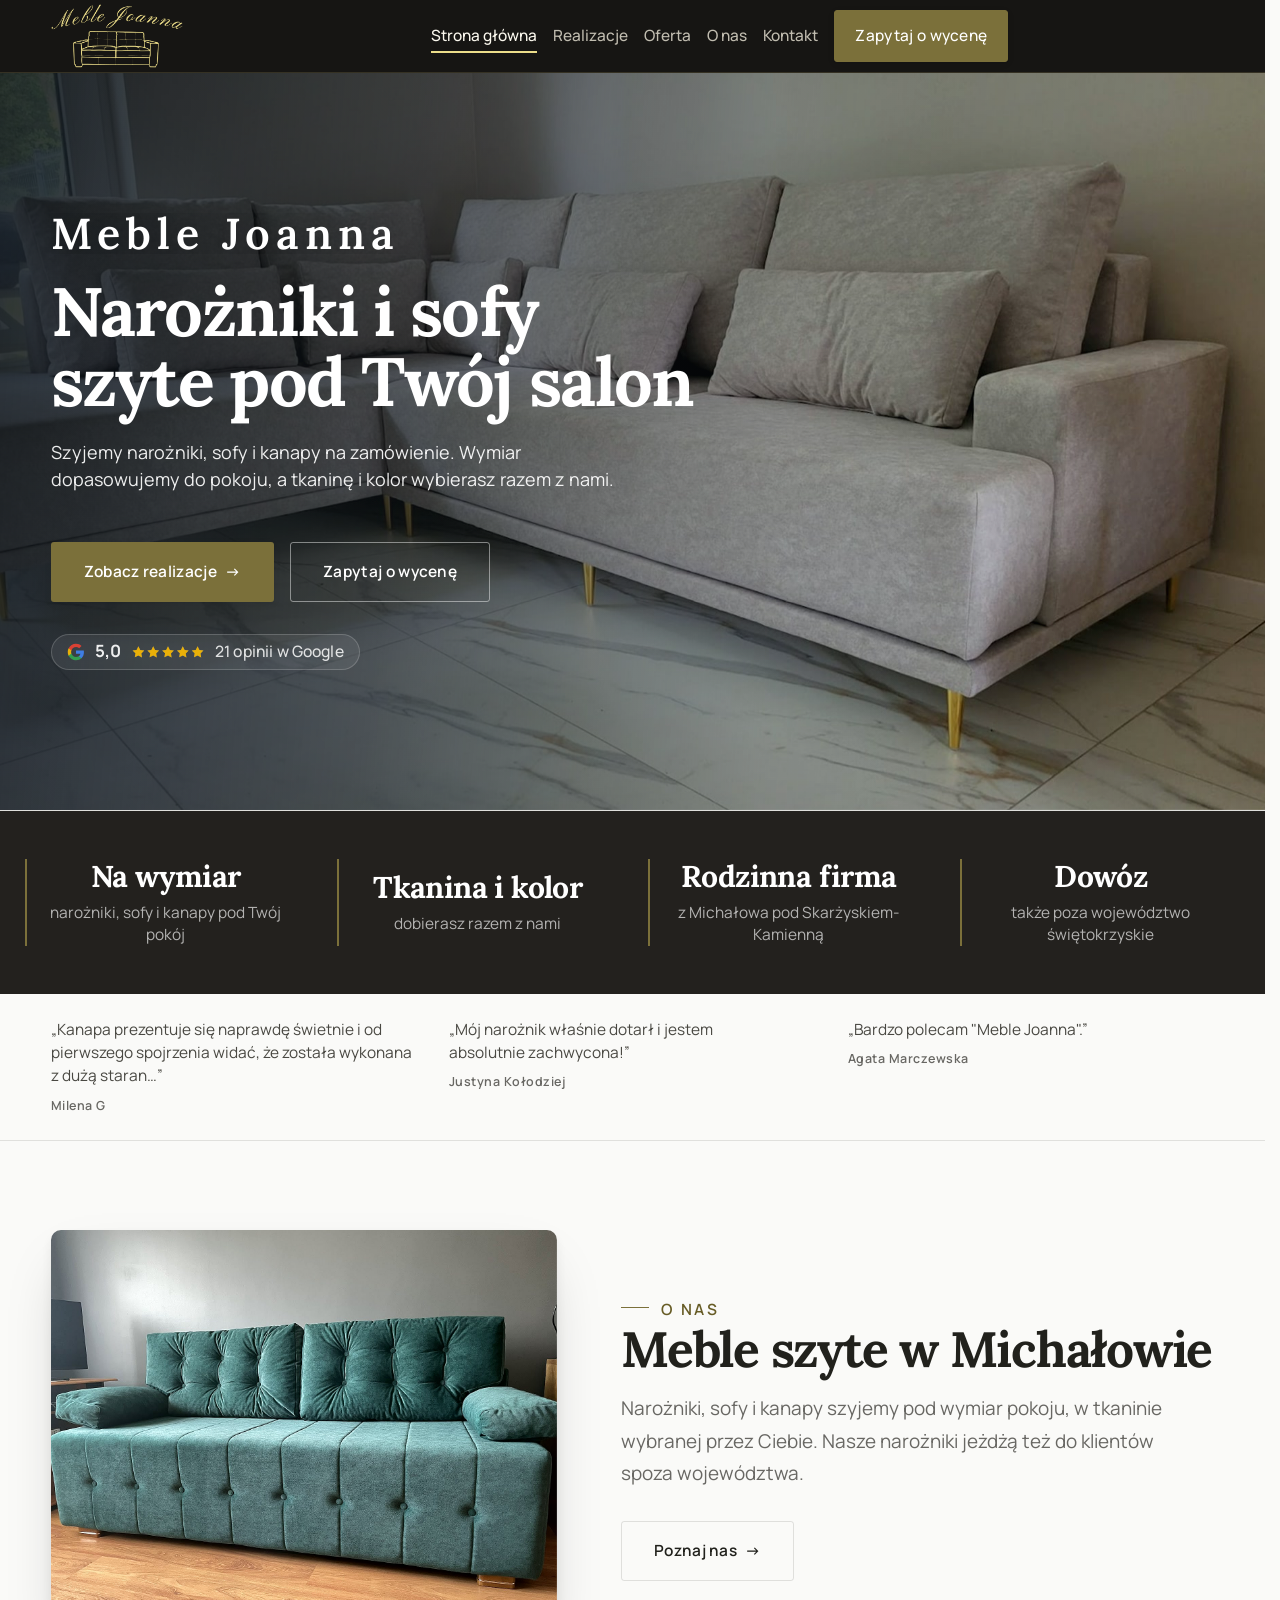
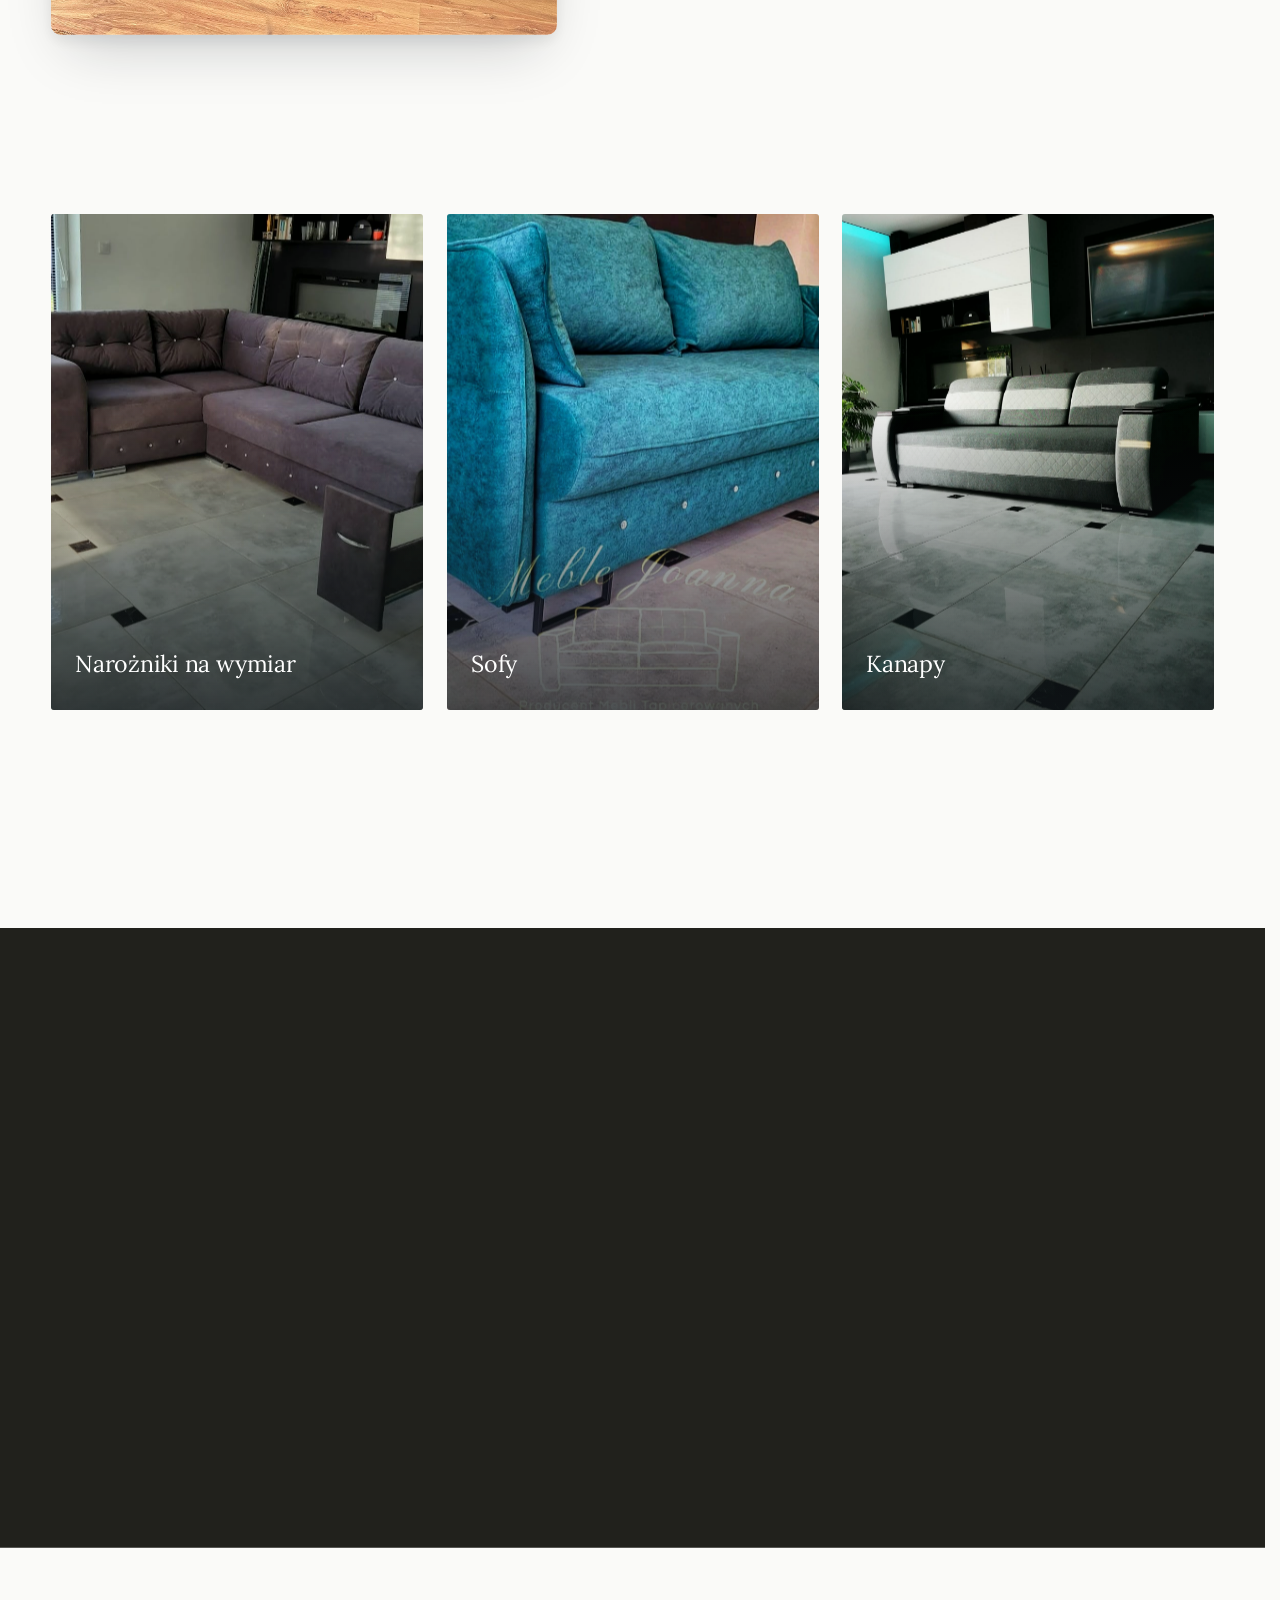
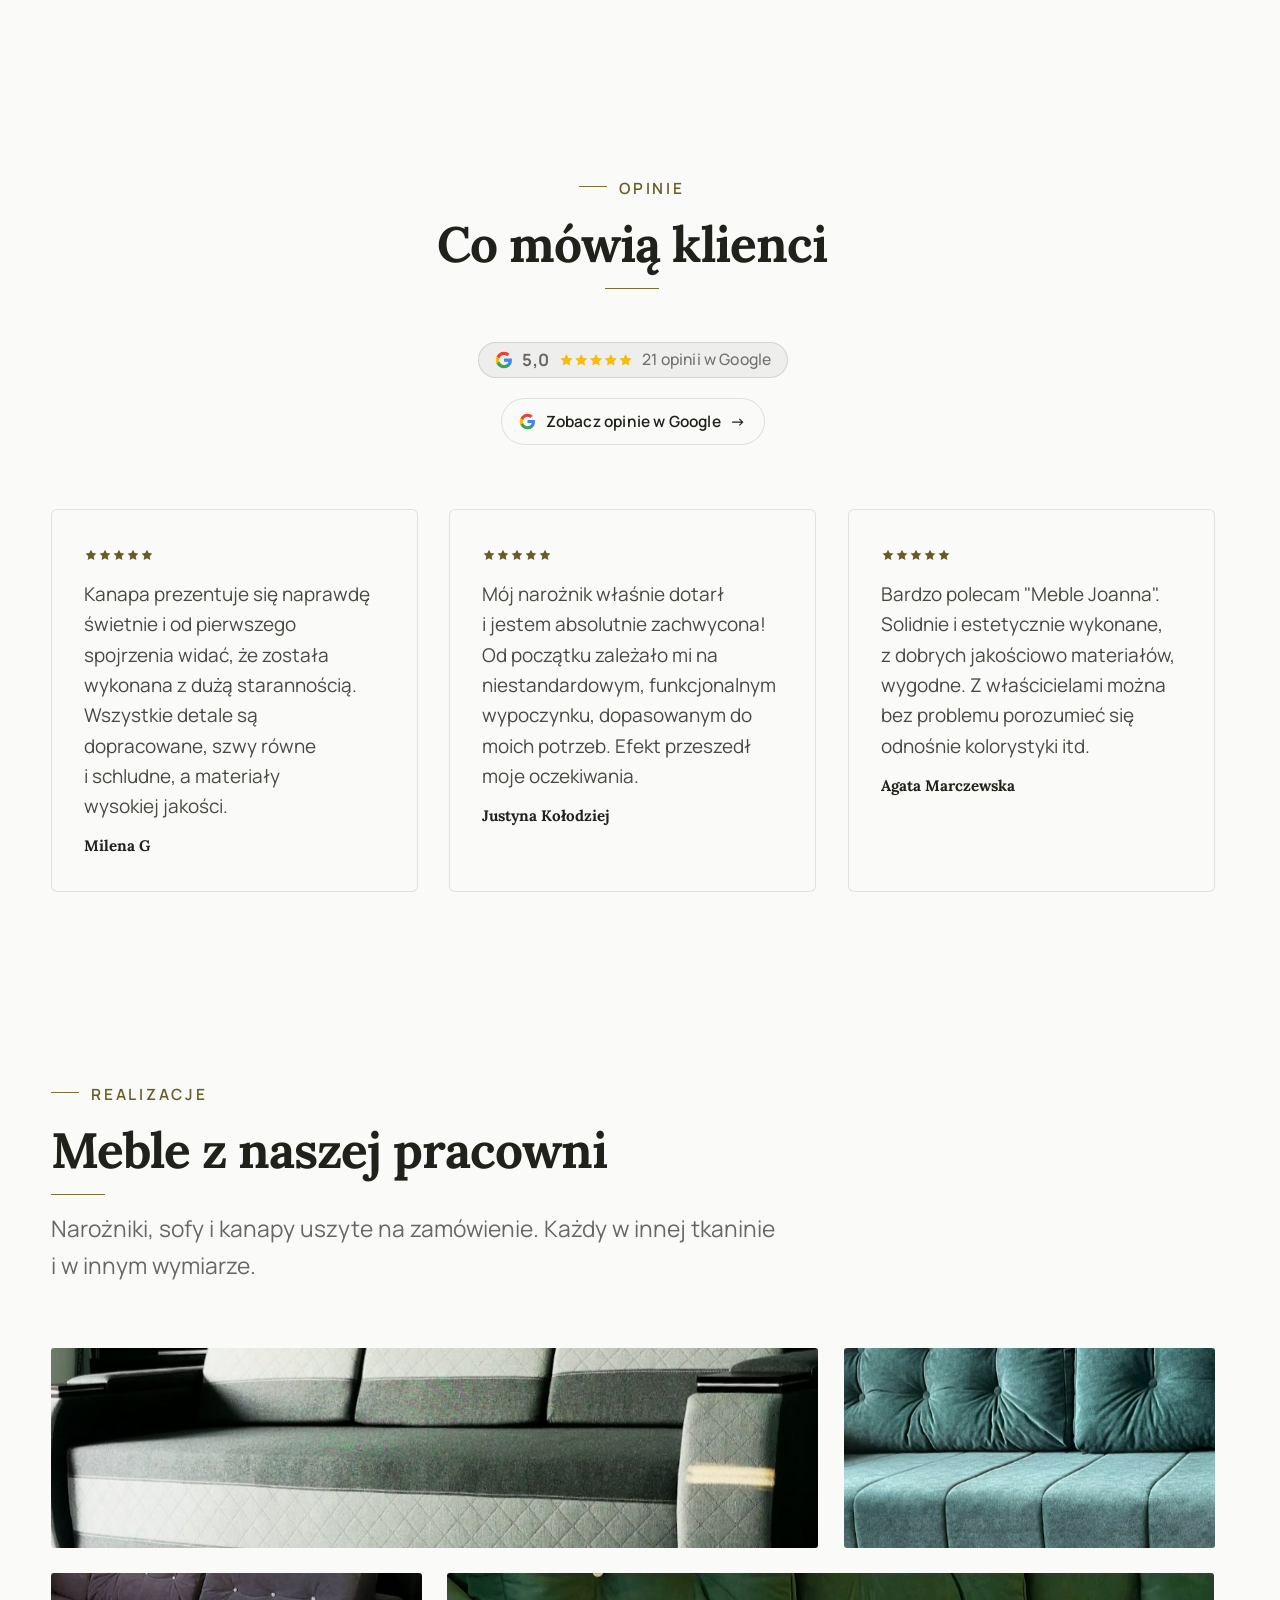
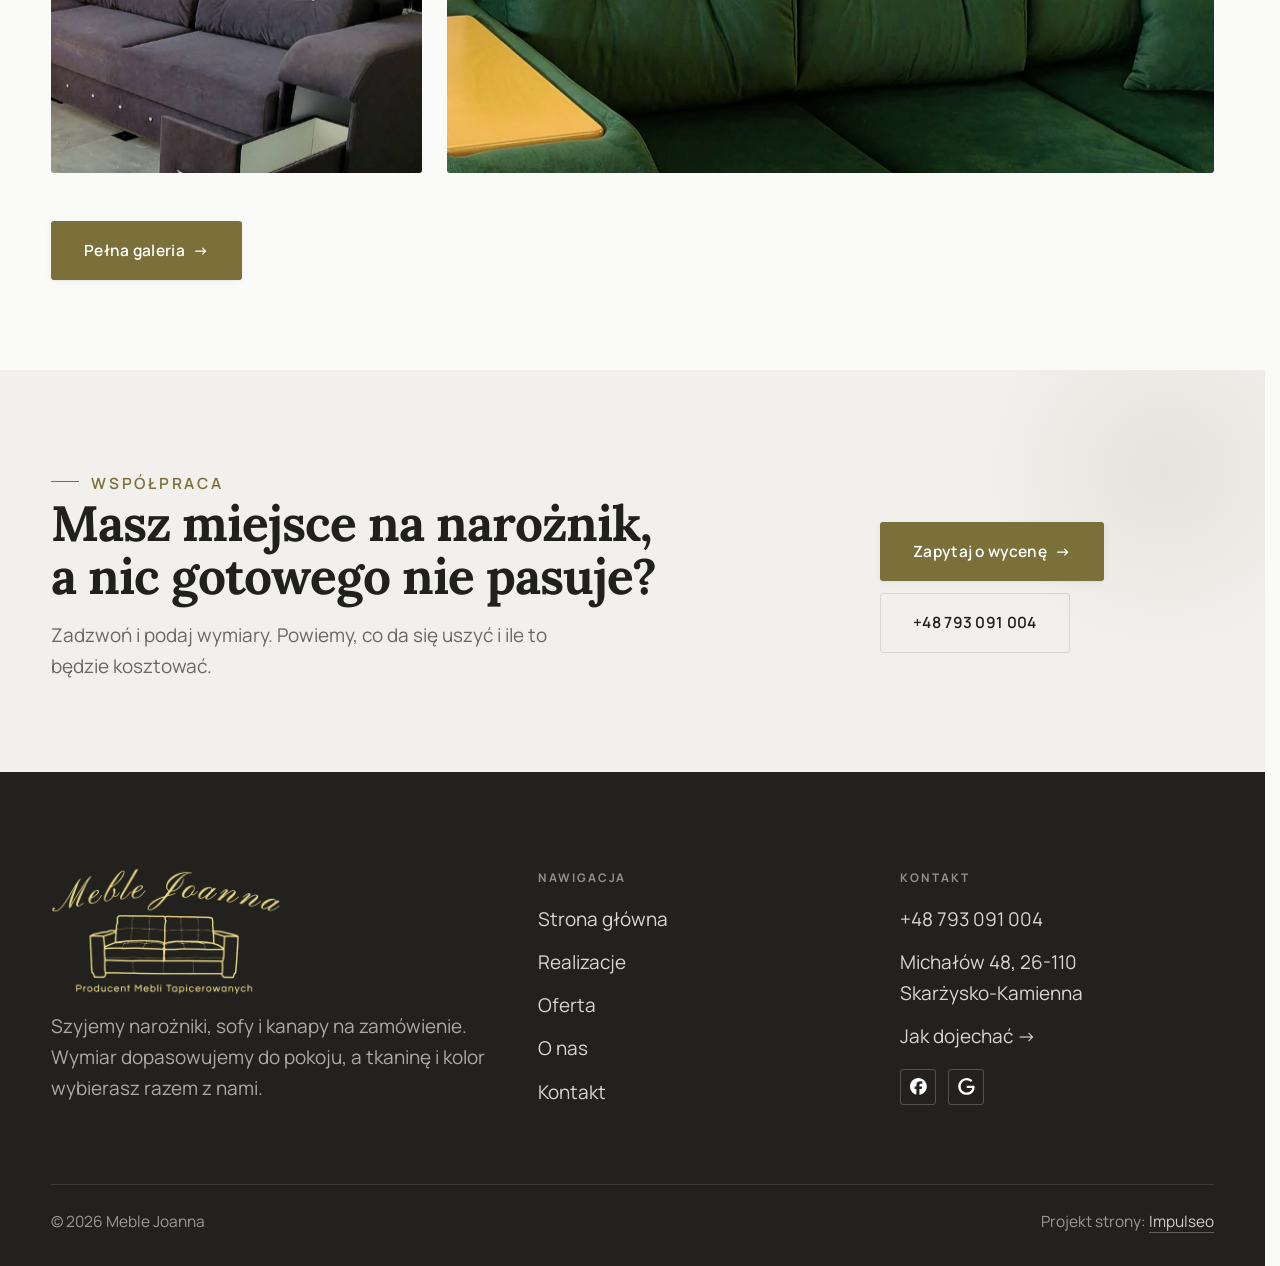
<file: index.html>
<!DOCTYPE html>
<html lang="pl">
<head>
<meta charset="UTF-8">
<meta name="viewport" content="width=device-width, initial-scale=1.0">
<title>Meble Joanna - Producent mebli tapicerowanych · Skarżysko-Kamienna</title>
<meta name="description" content="Meble Joanna - rodzinny producent mebli tapicerowanych spod Skarżyska-Kamiennej. Narożniki, sofy i kanapy szyte pod wymiar pokoju. Ocena 5,0 w Google.">
<link rel="canonical" href="https://kris20032.github.io/meble-joanna/">
<meta name="robots" content="noindex, nofollow">
<meta property="og:type" content="website">
<meta property="og:locale" content="pl_PL">
<meta property="og:site_name" content="Meble Joanna">
<meta property="og:title" content="Meble Joanna - Producent mebli tapicerowanych · Skarżysko-Kamienna">
<meta property="og:description" content="Meble Joanna - rodzinny producent mebli tapicerowanych spod Skarżyska-Kamiennej. Narożniki, sofy i kanapy szyte pod wymiar pokoju. Ocena 5,0 w Google.">
<meta property="og:url" content="https://kris20032.github.io/meble-joanna/">
<meta property="og:image" content="https://kris20032.github.io/meble-joanna/img/og.jpg">
<meta property="og:image:width" content="1200">
<meta property="og:image:height" content="630">
<meta name="twitter:card" content="summary_large_image">
<script type="application/ld+json">{"@context": "https://schema.org", "@type": "LocalBusiness", "name": "Meble Joanna", "url": "https://kris20032.github.io/meble-joanna/", "telephone": "+48793091004", "image": "https://kris20032.github.io/meble-joanna/img/og.jpg", "areaServed": "Skarżysko-Kamienna", "sameAs": ["https://maps.google.com/?cid=4981466079952601923&g_mp=Cidnb29nbGUubWFwcy5wbGFjZXMudjEuUGxhY2VzLlNlYXJjaFRleHQQAhgEIAA", "https://www.facebook.com/profile.php?id=100093165857599"]}</script>
<link rel="preconnect" href="https://fonts.googleapis.com">
<link rel="preconnect" href="https://fonts.gstatic.com" crossorigin>
<link href="https://fonts.googleapis.com/css2?family=Lora:wght@500;600;700&family=Manrope:wght@400;500;600&display=swap" rel="stylesheet">
<link rel="stylesheet" href="assets/styles.css?v=20260930">
<link rel="preload" as="image" href="img/logo.png" fetchpriority="high">
<link rel="preload" as="image" href="img/logo-podpis.png">
<script>
/* KURTYNA Z LOGO - zapalenie. W <head> BEZ defer: z defer przez ułamek sekundy
   widać stronę, a dopiero potem zasłonę. Raz na wizytę; ?intro = zagraj ponownie.
   Automaty (zrzuty, bramki) bez ?intro dostają od razu stronę. */
(function(){
  try{
    if (matchMedia('(prefers-reduced-motion:reduce)').matches) return;
    var pokaz = location.search.indexOf('intro') >= 0;
    if (!pokaz) {
      try { if (navigator.webdriver) return; } catch(e){}
      try { if (sessionStorage.getItem('mj-intro')) return;
            sessionStorage.setItem('mj-intro','1'); } catch(e){}
    }
    document.documentElement.classList.add('intro-on','bez-wejscia-tla');
  }catch(e){}
})();
</script>
</head>
<body>
<div id="intro" aria-hidden="true"><img class="i-podpis" src="img/logo-podpis.png" alt="" width="1887" height="96"><span class="i-szew"></span></div>

<header class="nav">
  <div class="wrap nav-inner">
    <a class="brand brand-has-logo" href="index.html"><img class="brand-logo" src="img/logo.png" alt="Meble Joanna" width="1887" height="909" decoding="async" fetchpriority="high"></a>
    <nav class="nav-links">
      <a href="index.html" class="active" aria-current="page">Strona główna</a>
      <a href="realizacje.html">Realizacje</a>
      <a href="oferta.html">Oferta</a>
      <a href="o-nas.html">O nas</a>
      <a href="kontakt.html">Kontakt</a>
      <a href="kontakt.html" class="btn btn-accent">Zapytaj o wycenę</a>
    </nav>
    <button class="nav-toggle" aria-label="Menu"><span></span><span></span><span></span></button>
  </div>
</header>
<script>
/* KURTYNA Z LOGO - pomiar i sterowanie. TUŻ ZA </header>: skrypt z końca strony
   rusza ~300 ms później, a przy budżecie ~1,5 s to różnica między płynnie a ospale. */
(function(){
  var h = document.documentElement;
  if (!h.classList.contains('intro-on')) return;
  var brand = document.querySelector('.brand'),
      logo  = document.querySelector('.brand-logo'),
      podpis = document.querySelector('.i-podpis'),
      nav   = document.querySelector('.nav');
  var zgloszone = false;
  /* sygnał dla tekstu hero (main.js): kaskada rusza, gdy zasłona idzie w górę */
  function sygnal(){
    if (zgloszone) return; zgloszone = true;
    h.setAttribute('data-wejscie', 'koniec');
    try { document.dispatchEvent(new Event('wejscie:koniec')); } catch(e){}
  }
  function sprzataj(){ sygnal(); h.classList.remove('intro-on','intro-znak','intro-gra','intro-out'); }
  if (!brand || !logo || !podpis || !nav) { sprzataj(); return; }

  /* NIC nie rusza, dopóki logo i podpis nie są POBRANE I ZDEKODOWANE - inaczej
     takt wyłaniania gra na pustym miejscu i klient widzi pół logo, które ucieka.
     Nie doczekamy się w CZEKANIE ms - odpuszczamy wejście i pokazujemy stronę. */
  var CZEKANIE = 1400, ruszylo = false, odpuszczone = false;
  function gotowy(im){ return im.complete && im.naturalWidth > 0; }
  function pobrane(){ return gotowy(logo) && gotowy(podpis); }
  function odpusc(){ if (ruszylo || odpuszczone) return; odpuszczone = true; sprzataj(); }
  function dekoduj(im){ return im.decode ? im.decode().catch(function(){}) : null; }
  function graj(){ if (!ruszylo && !odpuszczone) { ruszylo = true; wejscie(); } }
  function zacznij(){
    if (ruszylo || odpuszczone || !pobrane()) return;
    if (window.Promise && logo.decode) Promise.all([dekoduj(logo), dekoduj(podpis)]).then(graj, graj);
    else graj();
  }
  if (pobrane()) zacznij();
  else {
    [logo, podpis].forEach(function(im){
      im.addEventListener('load', zacznij);
      im.addEventListener('error', odpusc);
    });
    setTimeout(function(){ if (pobrane()) zacznij(); else odpusc(); }, CZEKANIE);
  }

  function wejscie(){
    /* mierzymy logo tam, gdzie stoi naturalnie - `intro-znak` (wyjmuje je z układu)
       dokładamy dopiero niżej */
    var r = logo.getBoundingClientRect(), br = brand.getBoundingClientRect();
    if (!r.width || !r.height) { sprzataj(); return; }
    var W = document.documentElement.clientWidth || innerWidth, H = innerHeight;
    /* proporcje wzięte z pliku: znak 1887x909, podpis 1887x96, odstęp jak w oryginale */
    var PROP = 909 / 1887, PODPIS = 96 / 1887, ODSTEP = 0.017;
    /* sufit z PIKSELI PLIKU / gęstość ekranu - powyżej tego znak byłby miękki */
    var sufit = 1887 / Math.min(window.devicePixelRatio || 1, 3);
    var cel = (W < 680) ? Math.min(W * 0.74, 330) : Math.min(W * 0.36, 470);
    cel = Math.min(cel, H * 0.5 / (PROP + ODSTEP + PODPIS + 0.06));
    cel = Math.round(Math.max(r.width, Math.min(cel, sufit)));
    var lh = cel * PROP, gap = cel * ODSTEP, th = cel * PODPIS, sz = Math.max(16, cel * 0.06);
    /* cała grupa (znak + podpis + ścieg) wyśrodkowana w pionie */
    var cy = H / 2 - (gap + th + sz) / 2;
    h.style.setProperty('--i-w', cel + 'px');
    h.style.setProperty('--i-h', Math.round(lh) + 'px');
    h.style.setProperty('--i-cx', Math.round(W / 2) + 'px');
    h.style.setProperty('--i-cy', Math.round(cy) + 'px');
    h.style.setProperty('--i-tag-top', Math.round(cy + lh / 2 + gap) + 'px');
    h.style.setProperty('--i-szew-top', Math.round(cy + lh / 2 + gap + th + sz) + 'px');
    h.style.setProperty('--i-zmniejsz', (r.width / cel).toFixed(4));
    h.style.setProperty('--i-baza-w', Math.round(br.width) + 'px');
    h.style.setProperty('--i-baza-h', Math.round(br.height) + 'px');
    h.style.setProperty('--i-px', Math.round(r.left + r.width / 2 - W / 2) + 'px');
    h.style.setProperty('--i-py', Math.round(r.top + r.height / 2 - cy) + 'px');
    h.classList.add('intro-znak');

    var zdjete = false;
    function koniec(){
      if (zdjete) return; zdjete = true;
      h.classList.add('intro-out');
      sygnal();
      setTimeout(sprzataj, 900);
    }
    /* DWIE klatki - po jednej przeglądarka skleja stan startowy z końcowym */
    requestAnimationFrame(function(){ requestAnimationFrame(function(){
      h.classList.add('intro-gra');
      /* zasłona schodzi, gdy gotowe jest HERO - nie po sztywnym timerze i nie po
         window.load (ten czeka na wszystkie zdjęcia strony) */
      var start = Date.now(), MIN = 720, SUFIT = 1000, zaladowane = false, hero = null;
      function heroGotowe(){
        if (!hero) hero = document.querySelector('.hero-cine img');
        return !!(hero && hero.complete && hero.naturalWidth > 0);
      }
      function moze(){
        if (zdjete) return;
        if (Date.now() - start >= MIN && (heroGotowe() || zaladowane)) koniec();
        else setTimeout(moze, 70);
      }
      window.addEventListener('load', function(){ zaladowane = true; moze(); });
      moze();
      setTimeout(koniec, SUFIT);
    }); });
    /* bezpieczniki NIEZALEŻNE od klatek (karta w tle wstrzymuje rAF),
       liczone od startu animacji, nie od parsowania strony */
    setTimeout(koniec, 2000);
    setTimeout(sprzataj, 3100);
    ['click','wheel','touchstart','keydown'].forEach(function(z){
      window.addEventListener(z, koniec, {passive:true});
    });
  }
})();
</script>

<main>
<section class="hero-cine">
  <img src="img/hero.jpg" fetchpriority="high" alt="Meble Joanna - Narożniki i sofy szyte pod Twój salon" width="1826" height="1386">
  <div class="wrap">
    <div class="hero-copy">
      <div class="brandmark bm-l"><span class="bm-line"><span>Meble Joanna</span></span></div>
      <h1>Narożniki i sofy szyte pod Twój salon</h1>
      <p class="lead">Szyjemy narożniki, sofy i kanapy na zamówienie. Wymiar dopasowujemy do pokoju, a tkaninę i kolor wybierasz razem z nami.</p>
      <div class="hero-actions">
        <a href="realizacje.html" class="btn btn-accent">Zobacz realizacje <span class="arr">→</span></a>
        <a href="kontakt.html" class="btn btn-ghost btn-on-dark">Zapytaj o wycenę</a>
      </div>
      <div style="margin-top:var(--space-6);color:#fff;font-weight:600;letter-spacing:.02em;opacity:.92"><span class="g-badge"><svg class="gb-ico" viewBox="0 0 24 24" width="18" height="18" aria-hidden="true"><path fill="#4285F4" d="M22.56 12.25c0-.78-.07-1.53-.2-2.25H12v4.26h5.92c-.26 1.37-1.04 2.53-2.21 3.31v2.77h3.57c2.08-1.92 3.28-4.74 3.28-8.09z"/><path fill="#34A853" d="M12 23c2.97 0 5.46-.98 7.28-2.66l-3.57-2.77c-.98.66-2.23 1.06-3.71 1.06-2.86 0-5.29-1.93-6.16-4.53H2.18v2.84C3.99 20.53 7.7 23 12 23z"/><path fill="#FBBC05" d="M5.84 14.09c-.22-.66-.35-1.36-.35-2.09s.13-1.43.35-2.09V7.07H2.18C1.43 8.55 1 10.22 1 12s.43 3.45 1.18 4.93l2.85-2.22.81-.62z"/><path fill="#EA4335" d="M12 5.38c1.62 0 3.06.56 4.21 1.64l3.15-3.15C17.45 2.09 14.97 1 12 1 7.7 1 3.99 3.47 2.18 7.07l3.66 2.84c.87-2.6 3.3-4.53 6.16-4.53z"/></svg><b class="gb-ocena">5,0</b><svg class="gb-stars" viewBox="0 0 90 18" width="74" height="14.8" aria-hidden="true"><g fill="currentColor" opacity=".26"><path transform="translate(0,0)" d="M9 1.6l2.2 4.46 4.92.72-3.56 3.47.84 4.9L9 12.74l-4.4 2.31.84-4.9L1.88 6.68l4.92-.72L9 1.6Z"/><path transform="translate(18,0)" d="M9 1.6l2.2 4.46 4.92.72-3.56 3.47.84 4.9L9 12.74l-4.4 2.31.84-4.9L1.88 6.68l4.92-.72L9 1.6Z"/><path transform="translate(36,0)" d="M9 1.6l2.2 4.46 4.92.72-3.56 3.47.84 4.9L9 12.74l-4.4 2.31.84-4.9L1.88 6.68l4.92-.72L9 1.6Z"/><path transform="translate(54,0)" d="M9 1.6l2.2 4.46 4.92.72-3.56 3.47.84 4.9L9 12.74l-4.4 2.31.84-4.9L1.88 6.68l4.92-.72L9 1.6Z"/><path transform="translate(72,0)" d="M9 1.6l2.2 4.46 4.92.72-3.56 3.47.84 4.9L9 12.74l-4.4 2.31.84-4.9L1.88 6.68l4.92-.72L9 1.6Z"/></g><clipPath id="gs1000"><rect x="0" y="0" width="90.0" height="18"/></clipPath><g fill="#FBBC04" clip-path="url(#gs1000)"><path transform="translate(0,0)" d="M9 1.6l2.2 4.46 4.92.72-3.56 3.47.84 4.9L9 12.74l-4.4 2.31.84-4.9L1.88 6.68l4.92-.72L9 1.6Z"/><path transform="translate(18,0)" d="M9 1.6l2.2 4.46 4.92.72-3.56 3.47.84 4.9L9 12.74l-4.4 2.31.84-4.9L1.88 6.68l4.92-.72L9 1.6Z"/><path transform="translate(36,0)" d="M9 1.6l2.2 4.46 4.92.72-3.56 3.47.84 4.9L9 12.74l-4.4 2.31.84-4.9L1.88 6.68l4.92-.72L9 1.6Z"/><path transform="translate(54,0)" d="M9 1.6l2.2 4.46 4.92.72-3.56 3.47.84 4.9L9 12.74l-4.4 2.31.84-4.9L1.88 6.68l4.92-.72L9 1.6Z"/><path transform="translate(72,0)" d="M9 1.6l2.2 4.46 4.92.72-3.56 3.47.84 4.9L9 12.74l-4.4 2.31.84-4.9L1.88 6.68l4.92-.72L9 1.6Z"/></g></svg><span class="gb-txt">21 opinii w Google</span></span></div>
    </div>
  </div>
</section>
<section class="strip n-4" style="padding-block:0">
  <div class="wrap">
    <div class="item reveal"><div class="k">Na wymiar</div><div class="v">narożniki, sofy i kanapy pod Twój pokój</div></div>
    <div class="item reveal"><div class="k">Tkanina i kolor</div><div class="v">dobierasz razem z nami</div></div>
    <div class="item reveal"><div class="k">Rodzinna firma</div><div class="v">z Michałowa pod Skarżyskiem-Kamienną</div></div>
    <div class="item reveal"><div class="k">Dowóz</div><div class="v">także poza województwo świętokrzyskie</div></div>
  </div>
</section>
<section class="opinie-mini" aria-label="Opinie klientów">
  <div class="wrap">
    <div class="om-row">
      <div class="om-item reveal"><blockquote>„Kanapa prezentuje się naprawdę świetnie i od pierwszego spojrzenia widać, że została wykonana z dużą staran…”</blockquote><span class="om-autor">Milena G</span></div>
      <div class="om-item reveal"><blockquote>„Mój narożnik właśnie dotarł i jestem absolutnie zachwycona!”</blockquote><span class="om-autor">Justyna Kołodziej</span></div>
      <div class="om-item reveal"><blockquote>„Bardzo polecam "Meble Joanna".”</blockquote><span class="om-autor">Agata Marczewska</span></div>
    </div>
  </div>
</section>
<section>
  <div class="wrap split">
    <div class="split-art reveal"><img src="img/g6.jpg" alt="Meble Joanna - realizacja" loading="lazy" width="1600" height="1200" decoding="async"></div>
    <div class="split-copy reveal">
      <span class="eyebrow">O nas</span>
      <h2>Meble szyte w Michałowie</h2>
      <p class="muted">Narożniki, sofy i kanapy szyjemy pod wymiar pokoju, w tkaninie wybranej przez Ciebie. Nasze narożniki jeżdżą też do klientów spoza województwa.</p>

      <a href="o-nas.html" class="btn btn-ghost">Poznaj nas <span class="arr">→</span></a>
    </div>
  </div>
</section>
<section class="gateways-band">
  <div class="wrap">
    <div class="gateways">
      <a href="oferta.html" class="gateway reveal"><img src="img/g1.jpg" alt="Narożnik z szufladą w boczku" loading="lazy" width="1518" height="1106" decoding="async"><span class="g-ttl">Narożniki na wymiar</span></a>
      <a href="oferta.html" class="gateway reveal"><img src="img/g7.jpg" alt="Sofa w morskiej tkaninie na metalowych nóżkach" loading="lazy" width="1600" height="1200" decoding="async"><span class="g-ttl">Sofy</span></a>
      <a href="oferta.html" class="gateway reveal"><img src="img/g2.jpg" alt="Kanapa w dwóch kolorach tkaniny" loading="lazy" width="1502" height="2044" decoding="async"><span class="g-ttl">Kanapy</span></a>
    </div>
  </div>
</section>
<section class="stopklatka" aria-hidden="true">
  <div class="stk-bg" style="background-image:url(img/g3.jpg)"></div>
</section>
<section class="opinie">
  <div class="wrap">
    <div class="head center reveal">
      <span class="eyebrow">Opinie</span>
      <h2>Co mówią klienci</h2>
    </div>
    <p class="op-meta reveal"><span class="g-badge"><svg class="gb-ico" viewBox="0 0 24 24" width="18" height="18" aria-hidden="true"><path fill="#4285F4" d="M22.56 12.25c0-.78-.07-1.53-.2-2.25H12v4.26h5.92c-.26 1.37-1.04 2.53-2.21 3.31v2.77h3.57c2.08-1.92 3.28-4.74 3.28-8.09z"/><path fill="#34A853" d="M12 23c2.97 0 5.46-.98 7.28-2.66l-3.57-2.77c-.98.66-2.23 1.06-3.71 1.06-2.86 0-5.29-1.93-6.16-4.53H2.18v2.84C3.99 20.53 7.7 23 12 23z"/><path fill="#FBBC05" d="M5.84 14.09c-.22-.66-.35-1.36-.35-2.09s.13-1.43.35-2.09V7.07H2.18C1.43 8.55 1 10.22 1 12s.43 3.45 1.18 4.93l2.85-2.22.81-.62z"/><path fill="#EA4335" d="M12 5.38c1.62 0 3.06.56 4.21 1.64l3.15-3.15C17.45 2.09 14.97 1 12 1 7.7 1 3.99 3.47 2.18 7.07l3.66 2.84c.87-2.6 3.3-4.53 6.16-4.53z"/></svg><b class="gb-ocena">5,0</b><svg class="gb-stars" viewBox="0 0 90 18" width="74" height="14.8" aria-hidden="true"><g fill="currentColor" opacity=".26"><path transform="translate(0,0)" d="M9 1.6l2.2 4.46 4.92.72-3.56 3.47.84 4.9L9 12.74l-4.4 2.31.84-4.9L1.88 6.68l4.92-.72L9 1.6Z"/><path transform="translate(18,0)" d="M9 1.6l2.2 4.46 4.92.72-3.56 3.47.84 4.9L9 12.74l-4.4 2.31.84-4.9L1.88 6.68l4.92-.72L9 1.6Z"/><path transform="translate(36,0)" d="M9 1.6l2.2 4.46 4.92.72-3.56 3.47.84 4.9L9 12.74l-4.4 2.31.84-4.9L1.88 6.68l4.92-.72L9 1.6Z"/><path transform="translate(54,0)" d="M9 1.6l2.2 4.46 4.92.72-3.56 3.47.84 4.9L9 12.74l-4.4 2.31.84-4.9L1.88 6.68l4.92-.72L9 1.6Z"/><path transform="translate(72,0)" d="M9 1.6l2.2 4.46 4.92.72-3.56 3.47.84 4.9L9 12.74l-4.4 2.31.84-4.9L1.88 6.68l4.92-.72L9 1.6Z"/></g><clipPath id="gs1000"><rect x="0" y="0" width="90.0" height="18"/></clipPath><g fill="#FBBC04" clip-path="url(#gs1000)"><path transform="translate(0,0)" d="M9 1.6l2.2 4.46 4.92.72-3.56 3.47.84 4.9L9 12.74l-4.4 2.31.84-4.9L1.88 6.68l4.92-.72L9 1.6Z"/><path transform="translate(18,0)" d="M9 1.6l2.2 4.46 4.92.72-3.56 3.47.84 4.9L9 12.74l-4.4 2.31.84-4.9L1.88 6.68l4.92-.72L9 1.6Z"/><path transform="translate(36,0)" d="M9 1.6l2.2 4.46 4.92.72-3.56 3.47.84 4.9L9 12.74l-4.4 2.31.84-4.9L1.88 6.68l4.92-.72L9 1.6Z"/><path transform="translate(54,0)" d="M9 1.6l2.2 4.46 4.92.72-3.56 3.47.84 4.9L9 12.74l-4.4 2.31.84-4.9L1.88 6.68l4.92-.72L9 1.6Z"/><path transform="translate(72,0)" d="M9 1.6l2.2 4.46 4.92.72-3.56 3.47.84 4.9L9 12.74l-4.4 2.31.84-4.9L1.88 6.68l4.92-.72L9 1.6Z"/></g></svg><span class="gb-txt">21 opinii w Google</span></span></p>
    <p class="op-meta reveal"><a class="op-google" href="https://maps.google.com/?cid=4981466079952601923&amp;g_mp=Cidnb29nbGUubWFwcy5wbGFjZXMudjEuUGxhY2VzLlNlYXJjaFRleHQQAhgEIAA" target="_blank" rel="noopener"><svg class="op-g-ico" viewBox="0 0 24 24" width="17" height="17" aria-hidden="true"><path fill="#4285F4" d="M22.56 12.25c0-.78-.07-1.53-.2-2.25H12v4.26h5.92c-.26 1.37-1.04 2.53-2.21 3.31v2.77h3.57c2.08-1.92 3.28-4.74 3.28-8.09z"/><path fill="#34A853" d="M12 23c2.97 0 5.46-.98 7.28-2.66l-3.57-2.77c-.98.66-2.23 1.06-3.71 1.06-2.86 0-5.29-1.93-6.16-4.53H2.18v2.84C3.99 20.53 7.7 23 12 23z"/><path fill="#FBBC05" d="M5.84 14.09c-.22-.66-.35-1.36-.35-2.09s.13-1.43.35-2.09V7.07H2.18C1.43 8.55 1 10.22 1 12s.43 3.45 1.18 4.93l2.85-2.22.81-.62z"/><path fill="#EA4335" d="M12 5.38c1.62 0 3.06.56 4.21 1.64l3.15-3.15C17.45 2.09 14.97 1 12 1 7.7 1 3.99 3.47 2.18 7.07l3.66 2.84c.87-2.6 3.3-4.53 6.16-4.53z"/></svg><span>Zobacz opinie w Google</span><span class="arr">→</span></a></p>
    <div class="opinie-grid">
      <figure class="op-card reveal"><span class="op-star"><svg class="ico-star" width="14" height="14" viewBox="0 0 24 24" style="vertical-align:-2px" aria-hidden="true"><path d="M12 2.8l2.85 5.8 6.4.93-4.63 4.5 1.1 6.37L12 17.4l-5.72 3 1.1-6.37-4.63-4.5 6.4-.93L12 2.8Z" fill="currentColor"/></svg><svg class="ico-star" width="14" height="14" viewBox="0 0 24 24" style="vertical-align:-2px" aria-hidden="true"><path d="M12 2.8l2.85 5.8 6.4.93-4.63 4.5 1.1 6.37L12 17.4l-5.72 3 1.1-6.37-4.63-4.5 6.4-.93L12 2.8Z" fill="currentColor"/></svg><svg class="ico-star" width="14" height="14" viewBox="0 0 24 24" style="vertical-align:-2px" aria-hidden="true"><path d="M12 2.8l2.85 5.8 6.4.93-4.63 4.5 1.1 6.37L12 17.4l-5.72 3 1.1-6.37-4.63-4.5 6.4-.93L12 2.8Z" fill="currentColor"/></svg><svg class="ico-star" width="14" height="14" viewBox="0 0 24 24" style="vertical-align:-2px" aria-hidden="true"><path d="M12 2.8l2.85 5.8 6.4.93-4.63 4.5 1.1 6.37L12 17.4l-5.72 3 1.1-6.37-4.63-4.5 6.4-.93L12 2.8Z" fill="currentColor"/></svg><svg class="ico-star" width="14" height="14" viewBox="0 0 24 24" style="vertical-align:-2px" aria-hidden="true"><path d="M12 2.8l2.85 5.8 6.4.93-4.63 4.5 1.1 6.37L12 17.4l-5.72 3 1.1-6.37-4.63-4.5 6.4-.93L12 2.8Z" fill="currentColor"/></svg></span><blockquote>Kanapa prezentuje się naprawdę świetnie i od pierwszego spojrzenia widać, że została wykonana z dużą starannością. Wszystkie detale są dopracowane, szwy równe i schludne, a materiały wysokiej jakości.</blockquote><span class="op-autor">Milena G</span></figure>
      <figure class="op-card reveal"><span class="op-star"><svg class="ico-star" width="14" height="14" viewBox="0 0 24 24" style="vertical-align:-2px" aria-hidden="true"><path d="M12 2.8l2.85 5.8 6.4.93-4.63 4.5 1.1 6.37L12 17.4l-5.72 3 1.1-6.37-4.63-4.5 6.4-.93L12 2.8Z" fill="currentColor"/></svg><svg class="ico-star" width="14" height="14" viewBox="0 0 24 24" style="vertical-align:-2px" aria-hidden="true"><path d="M12 2.8l2.85 5.8 6.4.93-4.63 4.5 1.1 6.37L12 17.4l-5.72 3 1.1-6.37-4.63-4.5 6.4-.93L12 2.8Z" fill="currentColor"/></svg><svg class="ico-star" width="14" height="14" viewBox="0 0 24 24" style="vertical-align:-2px" aria-hidden="true"><path d="M12 2.8l2.85 5.8 6.4.93-4.63 4.5 1.1 6.37L12 17.4l-5.72 3 1.1-6.37-4.63-4.5 6.4-.93L12 2.8Z" fill="currentColor"/></svg><svg class="ico-star" width="14" height="14" viewBox="0 0 24 24" style="vertical-align:-2px" aria-hidden="true"><path d="M12 2.8l2.85 5.8 6.4.93-4.63 4.5 1.1 6.37L12 17.4l-5.72 3 1.1-6.37-4.63-4.5 6.4-.93L12 2.8Z" fill="currentColor"/></svg><svg class="ico-star" width="14" height="14" viewBox="0 0 24 24" style="vertical-align:-2px" aria-hidden="true"><path d="M12 2.8l2.85 5.8 6.4.93-4.63 4.5 1.1 6.37L12 17.4l-5.72 3 1.1-6.37-4.63-4.5 6.4-.93L12 2.8Z" fill="currentColor"/></svg></span><blockquote>Mój narożnik właśnie dotarł i jestem absolutnie zachwycona! Od początku zależało mi na niestandardowym, funkcjonalnym wypoczynku, dopasowanym do moich potrzeb. Efekt przeszedł moje oczekiwania.</blockquote><span class="op-autor">Justyna Kołodziej</span></figure>
      <figure class="op-card reveal"><span class="op-star"><svg class="ico-star" width="14" height="14" viewBox="0 0 24 24" style="vertical-align:-2px" aria-hidden="true"><path d="M12 2.8l2.85 5.8 6.4.93-4.63 4.5 1.1 6.37L12 17.4l-5.72 3 1.1-6.37-4.63-4.5 6.4-.93L12 2.8Z" fill="currentColor"/></svg><svg class="ico-star" width="14" height="14" viewBox="0 0 24 24" style="vertical-align:-2px" aria-hidden="true"><path d="M12 2.8l2.85 5.8 6.4.93-4.63 4.5 1.1 6.37L12 17.4l-5.72 3 1.1-6.37-4.63-4.5 6.4-.93L12 2.8Z" fill="currentColor"/></svg><svg class="ico-star" width="14" height="14" viewBox="0 0 24 24" style="vertical-align:-2px" aria-hidden="true"><path d="M12 2.8l2.85 5.8 6.4.93-4.63 4.5 1.1 6.37L12 17.4l-5.72 3 1.1-6.37-4.63-4.5 6.4-.93L12 2.8Z" fill="currentColor"/></svg><svg class="ico-star" width="14" height="14" viewBox="0 0 24 24" style="vertical-align:-2px" aria-hidden="true"><path d="M12 2.8l2.85 5.8 6.4.93-4.63 4.5 1.1 6.37L12 17.4l-5.72 3 1.1-6.37-4.63-4.5 6.4-.93L12 2.8Z" fill="currentColor"/></svg><svg class="ico-star" width="14" height="14" viewBox="0 0 24 24" style="vertical-align:-2px" aria-hidden="true"><path d="M12 2.8l2.85 5.8 6.4.93-4.63 4.5 1.1 6.37L12 17.4l-5.72 3 1.1-6.37-4.63-4.5 6.4-.93L12 2.8Z" fill="currentColor"/></svg></span><blockquote>Bardzo polecam "Meble Joanna". Solidnie i estetycznie wykonane, z dobrych jakościowo materiałów, wygodne. Z właścicielami można bez problemu porozumieć się odnośnie kolorystyki itd.</blockquote><span class="op-autor">Agata Marczewska</span></figure>
    </div>
  </div>
</section>
<section>
  <div class="wrap">
    <div class="head reveal">
      <span class="eyebrow">Realizacje</span>
      <h2>Meble z naszej pracowni</h2>
      <p>Narożniki, sofy i kanapy uszyte na zamówienie. Każdy w innej tkaninie i w innym wymiarze.</p>
    </div>
    <div class="gallery">
      <div class="tile t-two3 reveal"><img src="img/g10.jpg" alt="Przeszycia w romby na kanapie z bliska" loading="lazy" width="1000" height="400" decoding="async"></div>
      <div class="tile t-third reveal"><img src="img/g8.jpg" alt="Pikowane oparcie kanapy z bliska" loading="lazy" width="1058" height="778" decoding="async"></div>
      <div class="tile t-third reveal"><img src="img/g9.jpg" alt="Szuflada w boczku narożnika" loading="lazy" width="1100" height="824" decoding="async"></div>
      <div class="tile t-two3 reveal"><img src="img/g4.jpg" alt="Zielony narożnik z pikowanym oparciem" loading="lazy" width="1474" height="2024" decoding="async"></div>
    </div>
    <div style="margin-top:var(--space-7)" class="reveal"><a href="realizacje.html" class="btn btn-accent">Pełna galeria <span class="arr">→</span></a></div>
  </div>
</section>
<section class="cta">
  <div class="wrap">
    <div class="reveal">
      <span class="eyebrow">Współpraca</span>
      <h2>Masz miejsce na narożnik, a nic gotowego nie pasuje?</h2>
      <p>Zadzwoń i podaj wymiary. Powiemy, co da się uszyć i ile to będzie kosztować.</p>
    </div>
    <div class="cta-actions reveal">
      <a href="kontakt.html" class="btn btn-light">Zapytaj o wycenę <span class="arr">→</span></a>
      <a href="tel:+48793091004" class="btn btn-ghost btn-ghost-cta">+48 793 091 004</a>
    </div>
  </div>
</section>
</main>

<footer>
  <div class="wrap">
    <div class="foot-grid">
      <div class="foot-brand">
        <img class="foot-logo" src="img/logo-pelne.png" alt="Meble Joanna - Producent Mebli Tapicerowanych" width="960" height="528" loading="lazy" decoding="async">
        <p>Szyjemy narożniki, sofy i kanapy na zamówienie. Wymiar dopasowujemy do pokoju, a tkaninę i kolor wybierasz razem z nami.</p>
      </div>
      <div class="foot-col">
        <h4>Nawigacja</h4>
        <a href="index.html">Strona główna</a>
        <a href="realizacje.html">Realizacje</a>
        <a href="oferta.html">Oferta</a>
        <a href="o-nas.html">O nas</a>
        <a href="kontakt.html">Kontakt</a>
      </div>
      <div class="foot-col">
        <h4>Kontakt</h4>
        <a href="tel:+48793091004">+48 793 091 004</a>
        <p>Michałów 48, 26-110 Skarżysko-Kamienna</p>
        <a href="https://maps.google.com/?cid=4981466079952601923&g_mp=Cidnb29nbGUubWFwcy5wbGFjZXMudjEuUGxhY2VzLlNlYXJjaFRleHQQAhgEIAA" target="_blank" rel="noopener">Jak dojechać →</a>
      <div class="foot-soc">
        <a class="soc" href="https://www.facebook.com/profile.php?id=100093165857599" target="_blank" rel="noopener" aria-label="Facebook - Meble Joanna"><svg viewBox="0 0 24 24" aria-hidden="true" focusable="false"><path d="M9.101 23.691v-7.98H6.627v-3.667h2.474v-1.58c0-4.085 1.848-5.978 5.858-5.978.401 0 .955.042 1.468.103a8.68 8.68 0 0 1 1.141.195v3.325a8.623 8.623 0 0 0-.653-.036 26.805 26.805 0 0 0-.733-.009c-.707 0-1.259.096-1.675.309a1.686 1.686 0 0 0-.679.622c-.258.42-.374.995-.374 1.752v1.297h3.919l-.386 2.103-.287 1.564h-3.246v8.245C19.396 23.238 24 18.179 24 12.044c0-6.627-5.373-12-12-12s-12 5.373-12 12c0 5.628 3.874 10.35 9.101 11.647Z" fill="currentColor"/></svg></a>
        <a class="soc" href="https://maps.google.com/?cid=4981466079952601923&g_mp=Cidnb29nbGUubWFwcy5wbGFjZXMudjEuUGxhY2VzLlNlYXJjaFRleHQQAhgEIAA" target="_blank" rel="noopener" aria-label="Google - Meble Joanna"><svg viewBox="0 0 24 24" aria-hidden="true" focusable="false"><path d="M12.48 10.92v3.28h7.84c-.24 1.84-.853 3.187-1.787 4.133-1.147 1.147-2.933 2.4-6.053 2.4-4.827 0-8.6-3.893-8.6-8.72s3.773-8.72 8.6-8.72c2.6 0 4.507 1.027 5.907 2.347l2.307-2.307C18.747 1.44 16.133 0 12.48 0 5.867 0 .307 5.387.307 12s5.56 12 12.173 12c3.573 0 6.267-1.173 8.373-3.36 2.16-2.16 2.84-5.213 2.84-7.667 0-.76-.053-1.467-.173-2.053H12.48z" fill="currentColor"/></svg></a>
      </div>
      </div>
    </div>
    <div class="foot-bot">
      <span>© 2026 Meble Joanna</span>
      <span>Projekt strony: <a class="foot-credit" href="https://impulseo.pl" target="_blank" rel="noopener">Impulseo</a></span>
    </div>
  </div>
</footer>
<div class="sticky-reserve"><a class="sr-book" href="kontakt.html">Zapytaj o wycenę</a><a class="sr-call" href="tel:+48793091004" aria-label="Zadzwoń"><svg class="ico-tel" width="16" height="16" viewBox="0 0 24 24" fill="none" aria-hidden="true"><path d="M6.6 10.8a15.5 15.5 0 0 0 6.6 6.6l2.2-2.2a1 1 0 0 1 1-.24 11.4 11.4 0 0 0 3.6.58 1 1 0 0 1 1 1V20a1 1 0 0 1-1 1A17 17 0 0 1 3 4a1 1 0 0 1 1-1h3.5a1 1 0 0 1 1 1c0 1.25.2 2.46.58 3.6a1 1 0 0 1-.25 1l-2.23 2.2Z" fill="currentColor"/></svg></a></div>
<div class="demo-wazne" data-do="2026-10-06" data-cykl="3" hidden><svg class="dw-ico" width="13" height="13" viewBox="0 0 24 24" fill="none" aria-hidden="true"><circle cx="12" cy="12" r="8.6" stroke="currentColor" stroke-width="1.8"/><path d="M12 7.2V12l3.3 2" stroke="currentColor" stroke-width="1.8" stroke-linecap="round"/></svg><span class="dw-txt"></span></div>

<script src="assets/main.js?v=20260930"></script>
</body>
</html>
</file>
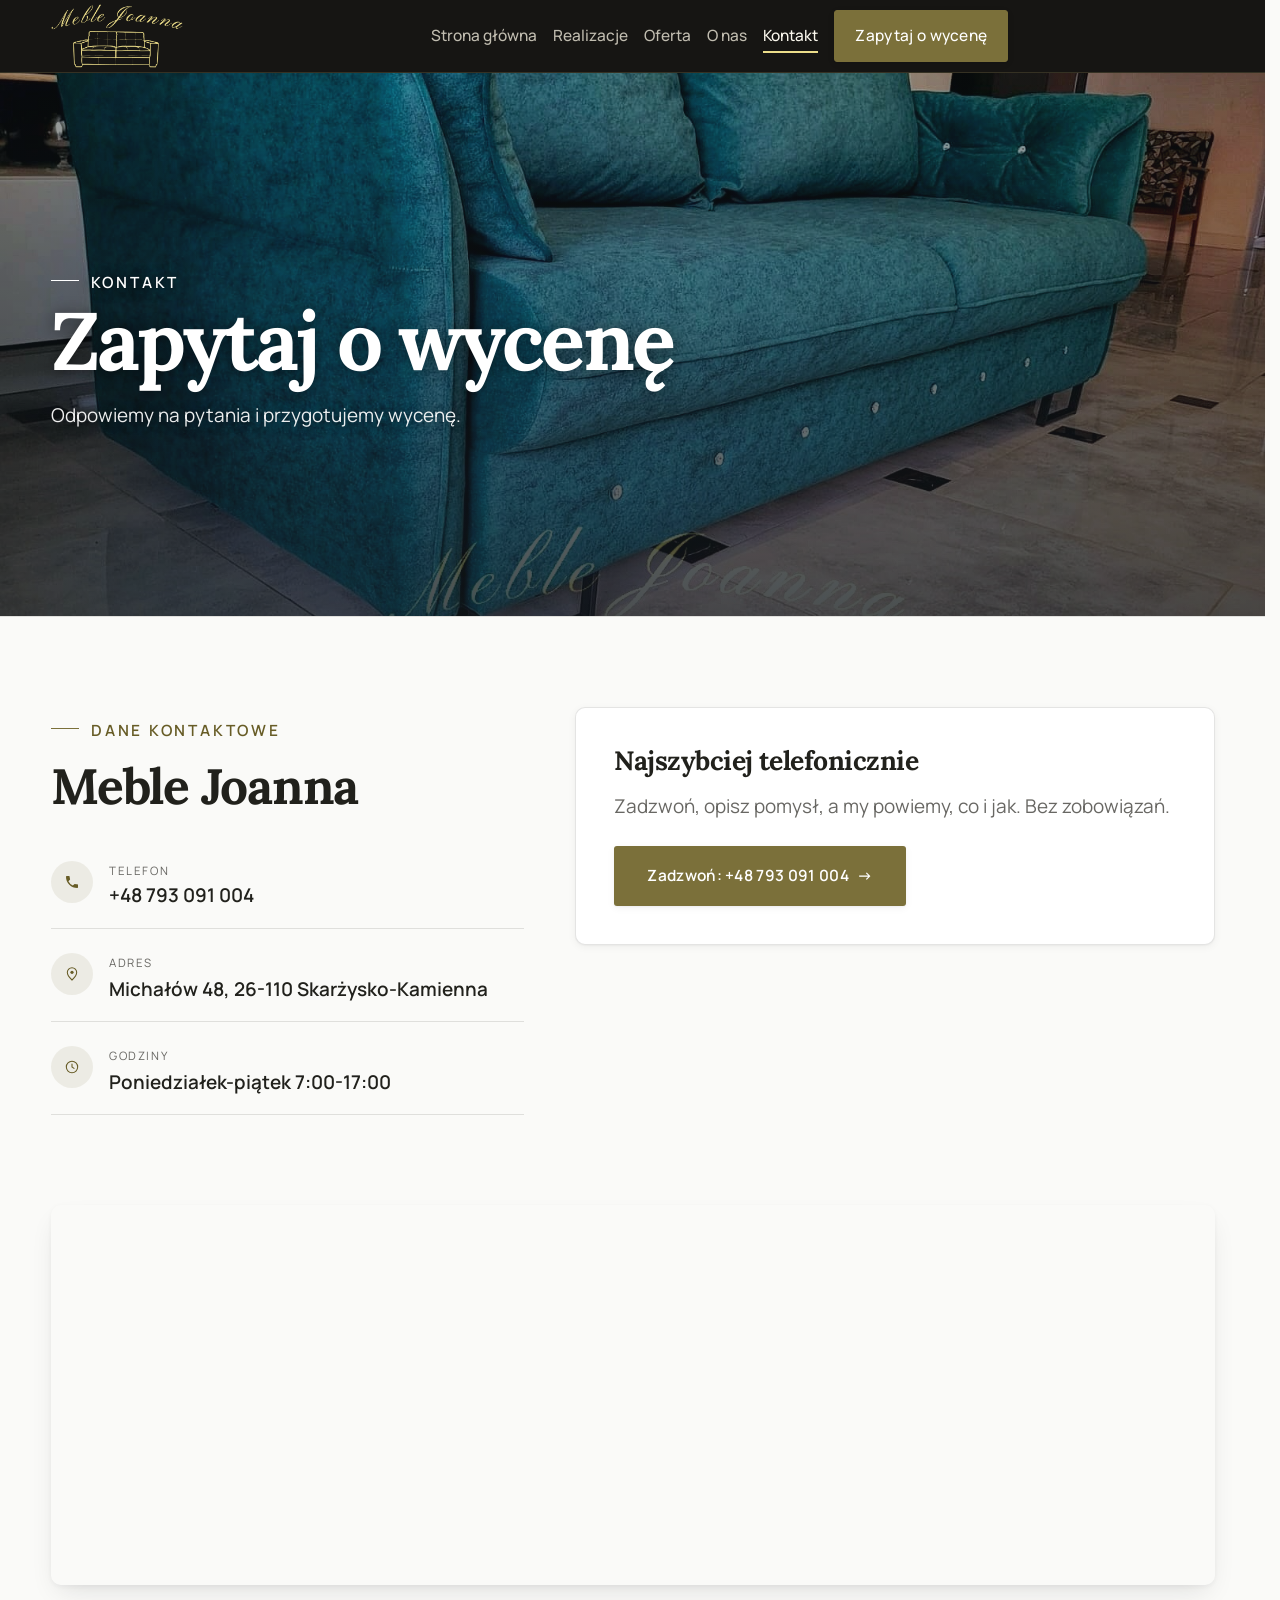
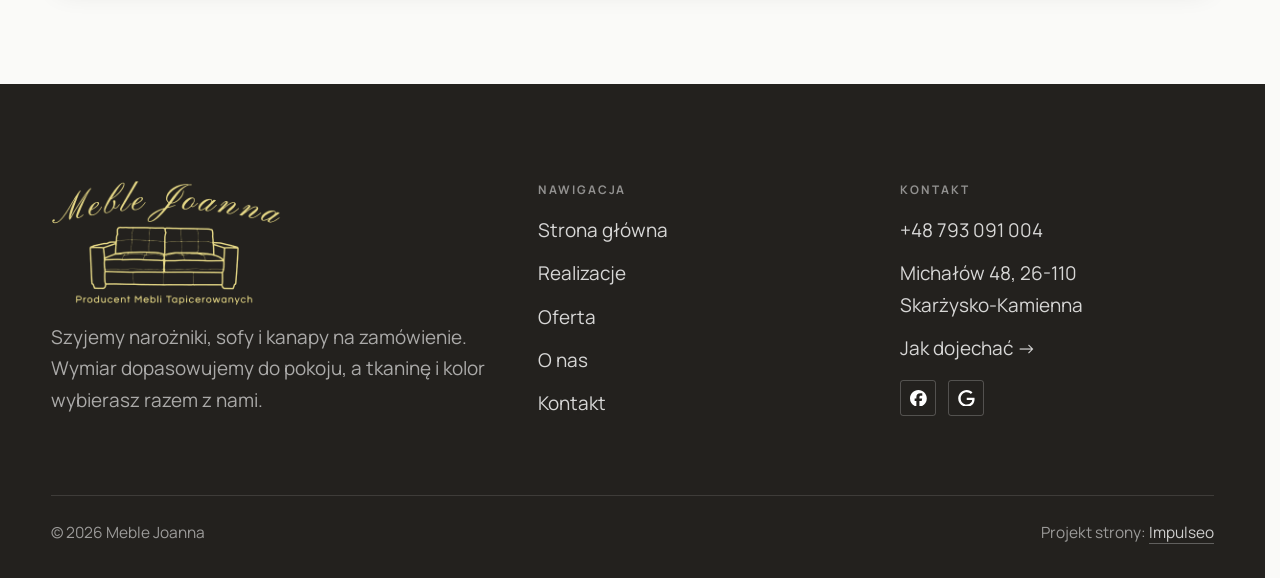
<file: kontakt.html>
<!DOCTYPE html>
<html lang="pl">
<head>
<meta charset="UTF-8">
<meta name="viewport" content="width=device-width, initial-scale=1.0">
<title>Kontakt - Meble Joanna</title>
<meta name="description" content="Kontakt Meble Joanna - Michałów 48, 26-110 Skarżysko-Kamienna">
<link rel="canonical" href="https://kris20032.github.io/meble-joanna/kontakt.html">
<meta name="robots" content="noindex, nofollow">
<meta property="og:type" content="website">
<meta property="og:locale" content="pl_PL">
<meta property="og:site_name" content="Meble Joanna">
<meta property="og:title" content="Kontakt - Meble Joanna">
<meta property="og:description" content="Kontakt Meble Joanna - Michałów 48, 26-110 Skarżysko-Kamienna">
<meta property="og:url" content="https://kris20032.github.io/meble-joanna/kontakt.html">
<meta property="og:image" content="https://kris20032.github.io/meble-joanna/img/og.jpg">
<meta property="og:image:width" content="1200">
<meta property="og:image:height" content="630">
<meta name="twitter:card" content="summary_large_image">
<link rel="preconnect" href="https://fonts.googleapis.com">
<link rel="preconnect" href="https://fonts.gstatic.com" crossorigin>
<link href="https://fonts.googleapis.com/css2?family=Lora:wght@500;600;700&family=Manrope:wght@400;500;600&display=swap" rel="stylesheet">
<link rel="stylesheet" href="assets/styles.css?v=20260930">
</head>
<body>

<header class="nav">
  <div class="wrap nav-inner">
    <a class="brand brand-has-logo" href="index.html"><img class="brand-logo" src="img/logo.png" alt="Meble Joanna" width="1887" height="909" decoding="async"></a>
    <nav class="nav-links">
      <a href="index.html">Strona główna</a>
      <a href="realizacje.html">Realizacje</a>
      <a href="oferta.html">Oferta</a>
      <a href="o-nas.html">O nas</a>
      <a href="kontakt.html" class="active" aria-current="page">Kontakt</a>
      <a href="kontakt.html" class="btn btn-accent">Zapytaj o wycenę</a>
    </nav>
    <button class="nav-toggle" aria-label="Menu"><span></span><span></span><span></span></button>
  </div>
</header>

<main>
<section class="pagehead">
  <img src="img/g7.jpg" alt="Meble Joanna - Zapytaj o wycenę" width="1600" height="1200" decoding="async">
  <div class="wrap">
    <span class="eyebrow">Kontakt</span>
    <h1>Zapytaj o wycenę</h1>
    <p>Odpowiemy na pytania i przygotujemy wycenę.</p>
  </div>
</section>
<section>
  <div class="wrap contact-grid">
    <div class="reveal">
      <span class="eyebrow">Dane kontaktowe</span>
      <h2 style="margin:var(--space-4) 0 var(--space-6)">Meble Joanna</h2>
      <div class="info-list">
        <div class="info-row"><div class="ic"><svg class="ico-tel" width="16" height="16" viewBox="0 0 24 24" fill="none" aria-hidden="true"><path d="M6.6 10.8a15.5 15.5 0 0 0 6.6 6.6l2.2-2.2a1 1 0 0 1 1-.24 11.4 11.4 0 0 0 3.6.58 1 1 0 0 1 1 1V20a1 1 0 0 1-1 1A17 17 0 0 1 3 4a1 1 0 0 1 1-1h3.5a1 1 0 0 1 1 1c0 1.25.2 2.46.58 3.6a1 1 0 0 1-.25 1l-2.23 2.2Z" fill="currentColor"/></svg></div><div><div class="lbl">Telefon</div><a class="val" href="tel:+48793091004">+48 793 091 004</a></div></div>
        <div class="info-row"><div class="ic"><svg class="ico-pin" width="16" height="16" viewBox="0 0 24 24" fill="none" aria-hidden="true"><path d="M12 21s7-6.1 7-11.5A7 7 0 0 0 5 9.5C5 14.9 12 21 12 21Z" stroke="currentColor" stroke-width="1.6" fill="none"/><circle cx="12" cy="9.5" r="2.4" fill="currentColor"/></svg></div><div><div class="lbl">Adres</div><div class="val">Michałów 48, 26-110 Skarżysko-Kamienna</div></div></div>
        <div class="info-row"><div class="ic"><svg width="16" height="16" viewBox="0 0 24 24" fill="none" aria-hidden="true"><circle cx="12" cy="12" r="8.5" stroke="currentColor" stroke-width="1.6"/><path d="M12 7.5V12l3 2" stroke="currentColor" stroke-width="1.6" stroke-linecap="round"/></svg></div><div><div class="lbl">Godziny</div><div class="val">Poniedziałek-piątek 7:00-17:00</div></div></div>
      </div>
    </div>
    <div class="reveal">
      <div class="form">
        <h3 style="margin-bottom:var(--space-4)">Najszybciej telefonicznie</h3>
        <p class="muted" style="margin-bottom:var(--space-5)">Zadzwoń, opisz pomysł, a my powiemy, co i jak. Bez zobowiązań.</p>
        <a href="tel:+48793091004" class="btn btn-accent" style="justify-content:center">Zadzwoń: +48 793 091 004 <span class="arr">→</span></a>
      </div>
    </div>
  </div>
</section>
<section style="padding-top:0">
  <div class="wrap reveal">
    <iframe class="map" title="Meble Joanna - Skarżysko-Kamienna" src="https://maps.google.com/maps?q=51.0998483%2C20.9351666&z=15&output=embed" loading="lazy" referrerpolicy="no-referrer-when-downgrade"></iframe>
  </div>
</section>
</main>

<footer>
  <div class="wrap">
    <div class="foot-grid">
      <div class="foot-brand">
        <img class="foot-logo" src="img/logo-pelne.png" alt="Meble Joanna - Producent Mebli Tapicerowanych" width="960" height="528" loading="lazy" decoding="async">
        <p>Szyjemy narożniki, sofy i kanapy na zamówienie. Wymiar dopasowujemy do pokoju, a tkaninę i kolor wybierasz razem z nami.</p>
      </div>
      <div class="foot-col">
        <h4>Nawigacja</h4>
        <a href="index.html">Strona główna</a>
        <a href="realizacje.html">Realizacje</a>
        <a href="oferta.html">Oferta</a>
        <a href="o-nas.html">O nas</a>
        <a href="kontakt.html">Kontakt</a>
      </div>
      <div class="foot-col">
        <h4>Kontakt</h4>
        <a href="tel:+48793091004">+48 793 091 004</a>
        <p>Michałów 48, 26-110 Skarżysko-Kamienna</p>
        <a href="https://maps.google.com/?cid=4981466079952601923&g_mp=Cidnb29nbGUubWFwcy5wbGFjZXMudjEuUGxhY2VzLlNlYXJjaFRleHQQAhgEIAA" target="_blank" rel="noopener">Jak dojechać →</a>
      <div class="foot-soc">
        <a class="soc" href="https://www.facebook.com/profile.php?id=100093165857599" target="_blank" rel="noopener" aria-label="Facebook - Meble Joanna"><svg viewBox="0 0 24 24" aria-hidden="true" focusable="false"><path d="M9.101 23.691v-7.98H6.627v-3.667h2.474v-1.58c0-4.085 1.848-5.978 5.858-5.978.401 0 .955.042 1.468.103a8.68 8.68 0 0 1 1.141.195v3.325a8.623 8.623 0 0 0-.653-.036 26.805 26.805 0 0 0-.733-.009c-.707 0-1.259.096-1.675.309a1.686 1.686 0 0 0-.679.622c-.258.42-.374.995-.374 1.752v1.297h3.919l-.386 2.103-.287 1.564h-3.246v8.245C19.396 23.238 24 18.179 24 12.044c0-6.627-5.373-12-12-12s-12 5.373-12 12c0 5.628 3.874 10.35 9.101 11.647Z" fill="currentColor"/></svg></a>
        <a class="soc" href="https://maps.google.com/?cid=4981466079952601923&g_mp=Cidnb29nbGUubWFwcy5wbGFjZXMudjEuUGxhY2VzLlNlYXJjaFRleHQQAhgEIAA" target="_blank" rel="noopener" aria-label="Google - Meble Joanna"><svg viewBox="0 0 24 24" aria-hidden="true" focusable="false"><path d="M12.48 10.92v3.28h7.84c-.24 1.84-.853 3.187-1.787 4.133-1.147 1.147-2.933 2.4-6.053 2.4-4.827 0-8.6-3.893-8.6-8.72s3.773-8.72 8.6-8.72c2.6 0 4.507 1.027 5.907 2.347l2.307-2.307C18.747 1.44 16.133 0 12.48 0 5.867 0 .307 5.387.307 12s5.56 12 12.173 12c3.573 0 6.267-1.173 8.373-3.36 2.16-2.16 2.84-5.213 2.84-7.667 0-.76-.053-1.467-.173-2.053H12.48z" fill="currentColor"/></svg></a>
      </div>
      </div>
    </div>
    <div class="foot-bot">
      <span>© 2026 Meble Joanna</span>
      <span>Projekt strony: <a class="foot-credit" href="https://impulseo.pl" target="_blank" rel="noopener">Impulseo</a></span>
    </div>
  </div>
</footer>
<div class="sticky-reserve"><a class="sr-book" href="kontakt.html">Zapytaj o wycenę</a><a class="sr-call" href="tel:+48793091004" aria-label="Zadzwoń"><svg class="ico-tel" width="16" height="16" viewBox="0 0 24 24" fill="none" aria-hidden="true"><path d="M6.6 10.8a15.5 15.5 0 0 0 6.6 6.6l2.2-2.2a1 1 0 0 1 1-.24 11.4 11.4 0 0 0 3.6.58 1 1 0 0 1 1 1V20a1 1 0 0 1-1 1A17 17 0 0 1 3 4a1 1 0 0 1 1-1h3.5a1 1 0 0 1 1 1c0 1.25.2 2.46.58 3.6a1 1 0 0 1-.25 1l-2.23 2.2Z" fill="currentColor"/></svg></a></div>
<div class="demo-wazne" data-do="2026-10-06" data-cykl="3" hidden><svg class="dw-ico" width="13" height="13" viewBox="0 0 24 24" fill="none" aria-hidden="true"><circle cx="12" cy="12" r="8.6" stroke="currentColor" stroke-width="1.8"/><path d="M12 7.2V12l3.3 2" stroke="currentColor" stroke-width="1.8" stroke-linecap="round"/></svg><span class="dw-txt"></span></div>

<script src="assets/main.js?v=20260930"></script>
</body>
</html>
</file>
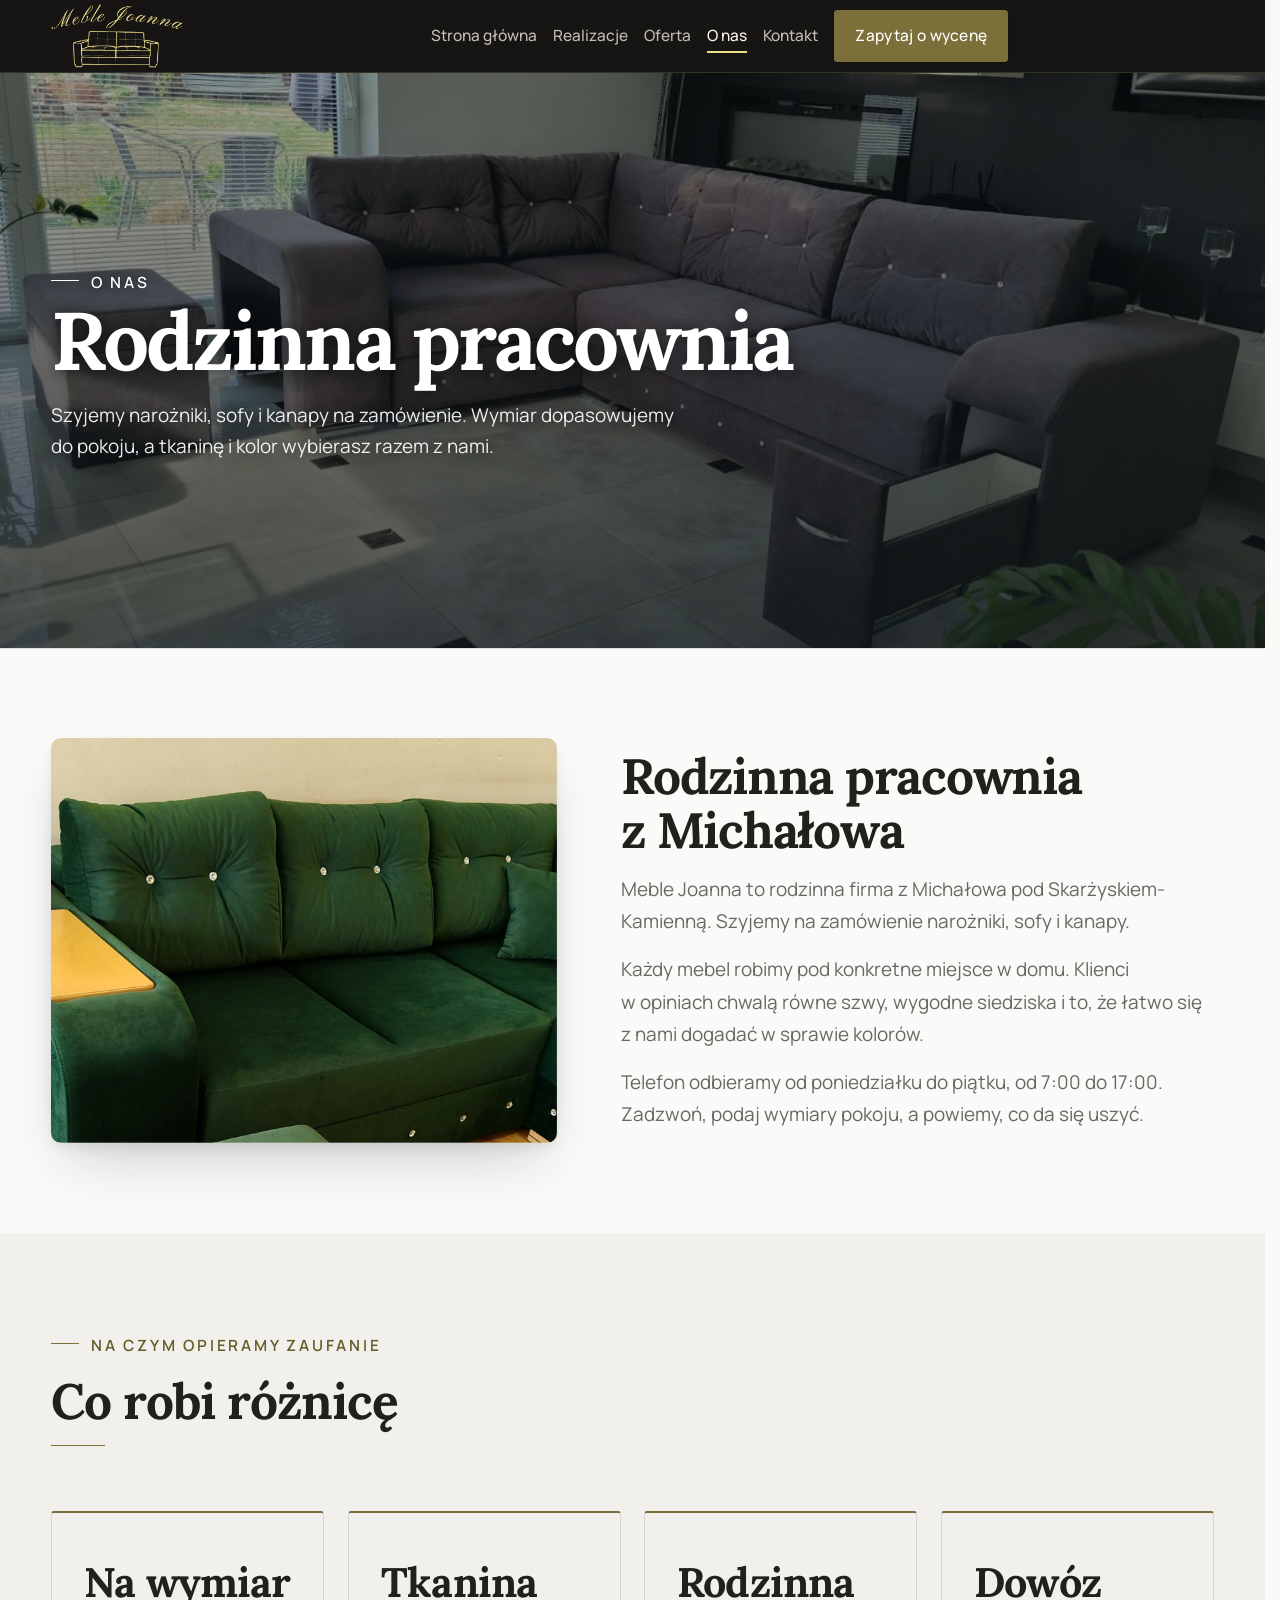
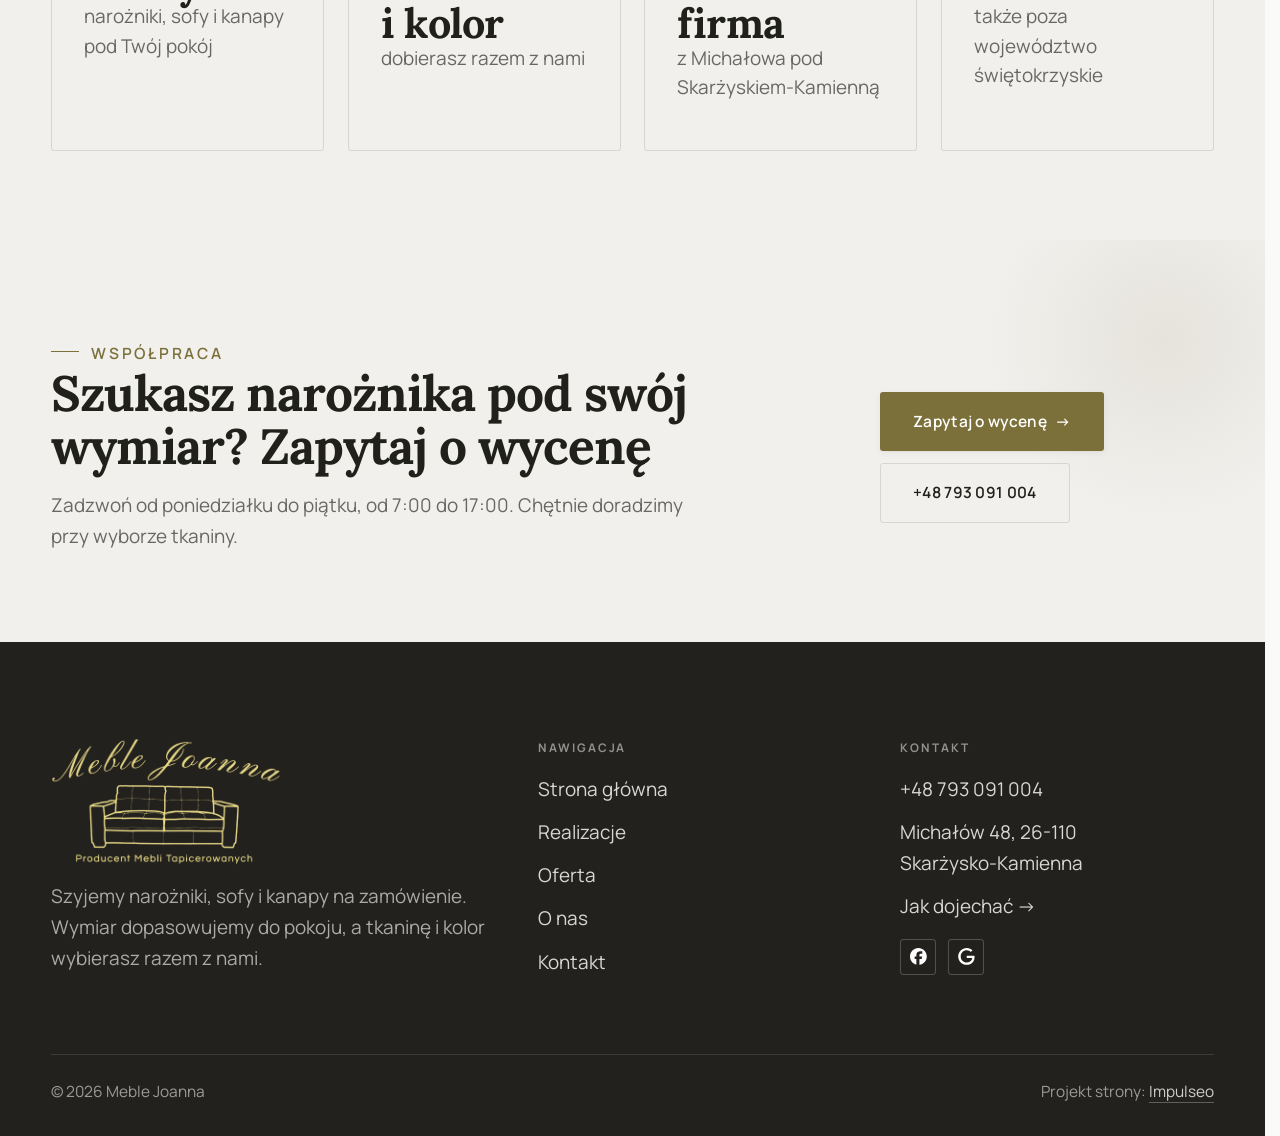
<file: o-nas.html>
<!DOCTYPE html>
<html lang="pl">
<head>
<meta charset="UTF-8">
<meta name="viewport" content="width=device-width, initial-scale=1.0">
<title>O nas - Meble Joanna</title>
<meta name="description" content="Meble Joanna - rodzinny producent mebli tapicerowanych spod Skarżyska-Kamiennej. Narożniki, sofy i kanapy szyte pod wymiar pokoju. Ocena 5,0 w Google.">
<link rel="canonical" href="https://kris20032.github.io/meble-joanna/o-nas.html">
<meta name="robots" content="noindex, nofollow">
<meta property="og:type" content="website">
<meta property="og:locale" content="pl_PL">
<meta property="og:site_name" content="Meble Joanna">
<meta property="og:title" content="O nas - Meble Joanna">
<meta property="og:description" content="Meble Joanna - rodzinny producent mebli tapicerowanych spod Skarżyska-Kamiennej. Narożniki, sofy i kanapy szyte pod wymiar pokoju. Ocena 5,0 w Google.">
<meta property="og:url" content="https://kris20032.github.io/meble-joanna/o-nas.html">
<meta property="og:image" content="https://kris20032.github.io/meble-joanna/img/og.jpg">
<meta property="og:image:width" content="1200">
<meta property="og:image:height" content="630">
<meta name="twitter:card" content="summary_large_image">
<link rel="preconnect" href="https://fonts.googleapis.com">
<link rel="preconnect" href="https://fonts.gstatic.com" crossorigin>
<link href="https://fonts.googleapis.com/css2?family=Lora:wght@500;600;700&family=Manrope:wght@400;500;600&display=swap" rel="stylesheet">
<link rel="stylesheet" href="assets/styles.css?v=20260930">
</head>
<body>

<header class="nav">
  <div class="wrap nav-inner">
    <a class="brand brand-has-logo" href="index.html"><img class="brand-logo" src="img/logo.png" alt="Meble Joanna" width="1887" height="909" decoding="async"></a>
    <nav class="nav-links">
      <a href="index.html">Strona główna</a>
      <a href="realizacje.html">Realizacje</a>
      <a href="oferta.html">Oferta</a>
      <a href="o-nas.html" class="active" aria-current="page">O nas</a>
      <a href="kontakt.html">Kontakt</a>
      <a href="kontakt.html" class="btn btn-accent">Zapytaj o wycenę</a>
    </nav>
    <button class="nav-toggle" aria-label="Menu"><span></span><span></span><span></span></button>
  </div>
</header>

<main>
<section class="pagehead">
  <img src="img/g1.jpg" alt="Meble Joanna - Rodzinna pracownia" width="1518" height="1106" decoding="async">
  <div class="wrap">
    <span class="eyebrow">O nas</span>
    <h1>Rodzinna pracownia</h1>
    <p>Szyjemy narożniki, sofy i kanapy na zamówienie. Wymiar dopasowujemy do pokoju, a tkaninę i kolor wybierasz razem z nami.</p>
  </div>
</section>
<section>
  <div class="wrap split">
    <div class="split-art reveal"><img src="img/g4.jpg" alt="Zielony narożnik z pikowanym oparciem" loading="lazy" width="1474" height="2024" decoding="async"></div>
    <div class="split-copy reveal">
      <h2>Rodzinna pracownia z Michałowa</h2>
      <p class="muted">Meble Joanna to rodzinna firma z Michałowa pod Skarżyskiem-Kamienną. Szyjemy na zamówienie narożniki, sofy i kanapy.</p>
      <p class="muted">Każdy mebel robimy pod konkretne miejsce w domu. Klienci w opiniach chwalą równe szwy, wygodne siedziska i to, że łatwo się z nami dogadać w sprawie kolorów.</p>
      <p class="muted">Telefon odbieramy od poniedziałku do piątku, od 7:00 do 17:00. Zadzwoń, podaj wymiary pokoju, a powiemy, co da się uszyć.</p>
    </div>
  </div>
</section>

<section class="trust">
  <div class="wrap">
    <div class="head reveal">
      <span class="eyebrow">Na czym opieramy zaufanie</span>
      <h2>Co robi różnicę</h2>
    </div>
    <div class="trust-grid">
      <div class="trust-card reveal"><div class="big">Na wymiar</div><p>narożniki, sofy i kanapy pod Twój pokój</p></div>
      <div class="trust-card reveal"><div class="big">Tkanina i kolor</div><p>dobierasz razem z nami</p></div>
      <div class="trust-card reveal"><div class="big">Rodzinna firma</div><p>z Michałowa pod Skarżyskiem-Kamienną</p></div>
      <div class="trust-card reveal"><div class="big">Dowóz</div><p>także poza województwo świętokrzyskie</p></div>
    </div>
  </div>
</section>
<section class="cta">
  <div class="wrap">
    <div class="reveal">
      <span class="eyebrow">Współpraca</span>
      <h2>Szukasz narożnika pod swój wymiar? Zapytaj o wycenę</h2>
      <p>Zadzwoń od poniedziałku do piątku, od 7:00 do 17:00. Chętnie doradzimy przy wyborze tkaniny.</p>
    </div>
    <div class="cta-actions reveal">
      <a href="kontakt.html" class="btn btn-light">Zapytaj o wycenę <span class="arr">→</span></a>
      <a href="tel:+48793091004" class="btn btn-ghost btn-ghost-cta">+48 793 091 004</a>
    </div>
  </div>
</section>
</main>

<footer>
  <div class="wrap">
    <div class="foot-grid">
      <div class="foot-brand">
        <img class="foot-logo" src="img/logo-pelne.png" alt="Meble Joanna - Producent Mebli Tapicerowanych" width="960" height="528" loading="lazy" decoding="async">
        <p>Szyjemy narożniki, sofy i kanapy na zamówienie. Wymiar dopasowujemy do pokoju, a tkaninę i kolor wybierasz razem z nami.</p>
      </div>
      <div class="foot-col">
        <h4>Nawigacja</h4>
        <a href="index.html">Strona główna</a>
        <a href="realizacje.html">Realizacje</a>
        <a href="oferta.html">Oferta</a>
        <a href="o-nas.html">O nas</a>
        <a href="kontakt.html">Kontakt</a>
      </div>
      <div class="foot-col">
        <h4>Kontakt</h4>
        <a href="tel:+48793091004">+48 793 091 004</a>
        <p>Michałów 48, 26-110 Skarżysko-Kamienna</p>
        <a href="https://maps.google.com/?cid=4981466079952601923&g_mp=Cidnb29nbGUubWFwcy5wbGFjZXMudjEuUGxhY2VzLlNlYXJjaFRleHQQAhgEIAA" target="_blank" rel="noopener">Jak dojechać →</a>
      <div class="foot-soc">
        <a class="soc" href="https://www.facebook.com/profile.php?id=100093165857599" target="_blank" rel="noopener" aria-label="Facebook - Meble Joanna"><svg viewBox="0 0 24 24" aria-hidden="true" focusable="false"><path d="M9.101 23.691v-7.98H6.627v-3.667h2.474v-1.58c0-4.085 1.848-5.978 5.858-5.978.401 0 .955.042 1.468.103a8.68 8.68 0 0 1 1.141.195v3.325a8.623 8.623 0 0 0-.653-.036 26.805 26.805 0 0 0-.733-.009c-.707 0-1.259.096-1.675.309a1.686 1.686 0 0 0-.679.622c-.258.42-.374.995-.374 1.752v1.297h3.919l-.386 2.103-.287 1.564h-3.246v8.245C19.396 23.238 24 18.179 24 12.044c0-6.627-5.373-12-12-12s-12 5.373-12 12c0 5.628 3.874 10.35 9.101 11.647Z" fill="currentColor"/></svg></a>
        <a class="soc" href="https://maps.google.com/?cid=4981466079952601923&g_mp=Cidnb29nbGUubWFwcy5wbGFjZXMudjEuUGxhY2VzLlNlYXJjaFRleHQQAhgEIAA" target="_blank" rel="noopener" aria-label="Google - Meble Joanna"><svg viewBox="0 0 24 24" aria-hidden="true" focusable="false"><path d="M12.48 10.92v3.28h7.84c-.24 1.84-.853 3.187-1.787 4.133-1.147 1.147-2.933 2.4-6.053 2.4-4.827 0-8.6-3.893-8.6-8.72s3.773-8.72 8.6-8.72c2.6 0 4.507 1.027 5.907 2.347l2.307-2.307C18.747 1.44 16.133 0 12.48 0 5.867 0 .307 5.387.307 12s5.56 12 12.173 12c3.573 0 6.267-1.173 8.373-3.36 2.16-2.16 2.84-5.213 2.84-7.667 0-.76-.053-1.467-.173-2.053H12.48z" fill="currentColor"/></svg></a>
      </div>
      </div>
    </div>
    <div class="foot-bot">
      <span>© 2026 Meble Joanna</span>
      <span>Projekt strony: <a class="foot-credit" href="https://impulseo.pl" target="_blank" rel="noopener">Impulseo</a></span>
    </div>
  </div>
</footer>
<div class="sticky-reserve"><a class="sr-book" href="kontakt.html">Zapytaj o wycenę</a><a class="sr-call" href="tel:+48793091004" aria-label="Zadzwoń"><svg class="ico-tel" width="16" height="16" viewBox="0 0 24 24" fill="none" aria-hidden="true"><path d="M6.6 10.8a15.5 15.5 0 0 0 6.6 6.6l2.2-2.2a1 1 0 0 1 1-.24 11.4 11.4 0 0 0 3.6.58 1 1 0 0 1 1 1V20a1 1 0 0 1-1 1A17 17 0 0 1 3 4a1 1 0 0 1 1-1h3.5a1 1 0 0 1 1 1c0 1.25.2 2.46.58 3.6a1 1 0 0 1-.25 1l-2.23 2.2Z" fill="currentColor"/></svg></a></div>
<div class="demo-wazne" data-do="2026-10-06" data-cykl="3" hidden><svg class="dw-ico" width="13" height="13" viewBox="0 0 24 24" fill="none" aria-hidden="true"><circle cx="12" cy="12" r="8.6" stroke="currentColor" stroke-width="1.8"/><path d="M12 7.2V12l3.3 2" stroke="currentColor" stroke-width="1.8" stroke-linecap="round"/></svg><span class="dw-txt"></span></div>

<script src="assets/main.js?v=20260930"></script>
</body>
</html>
</file>
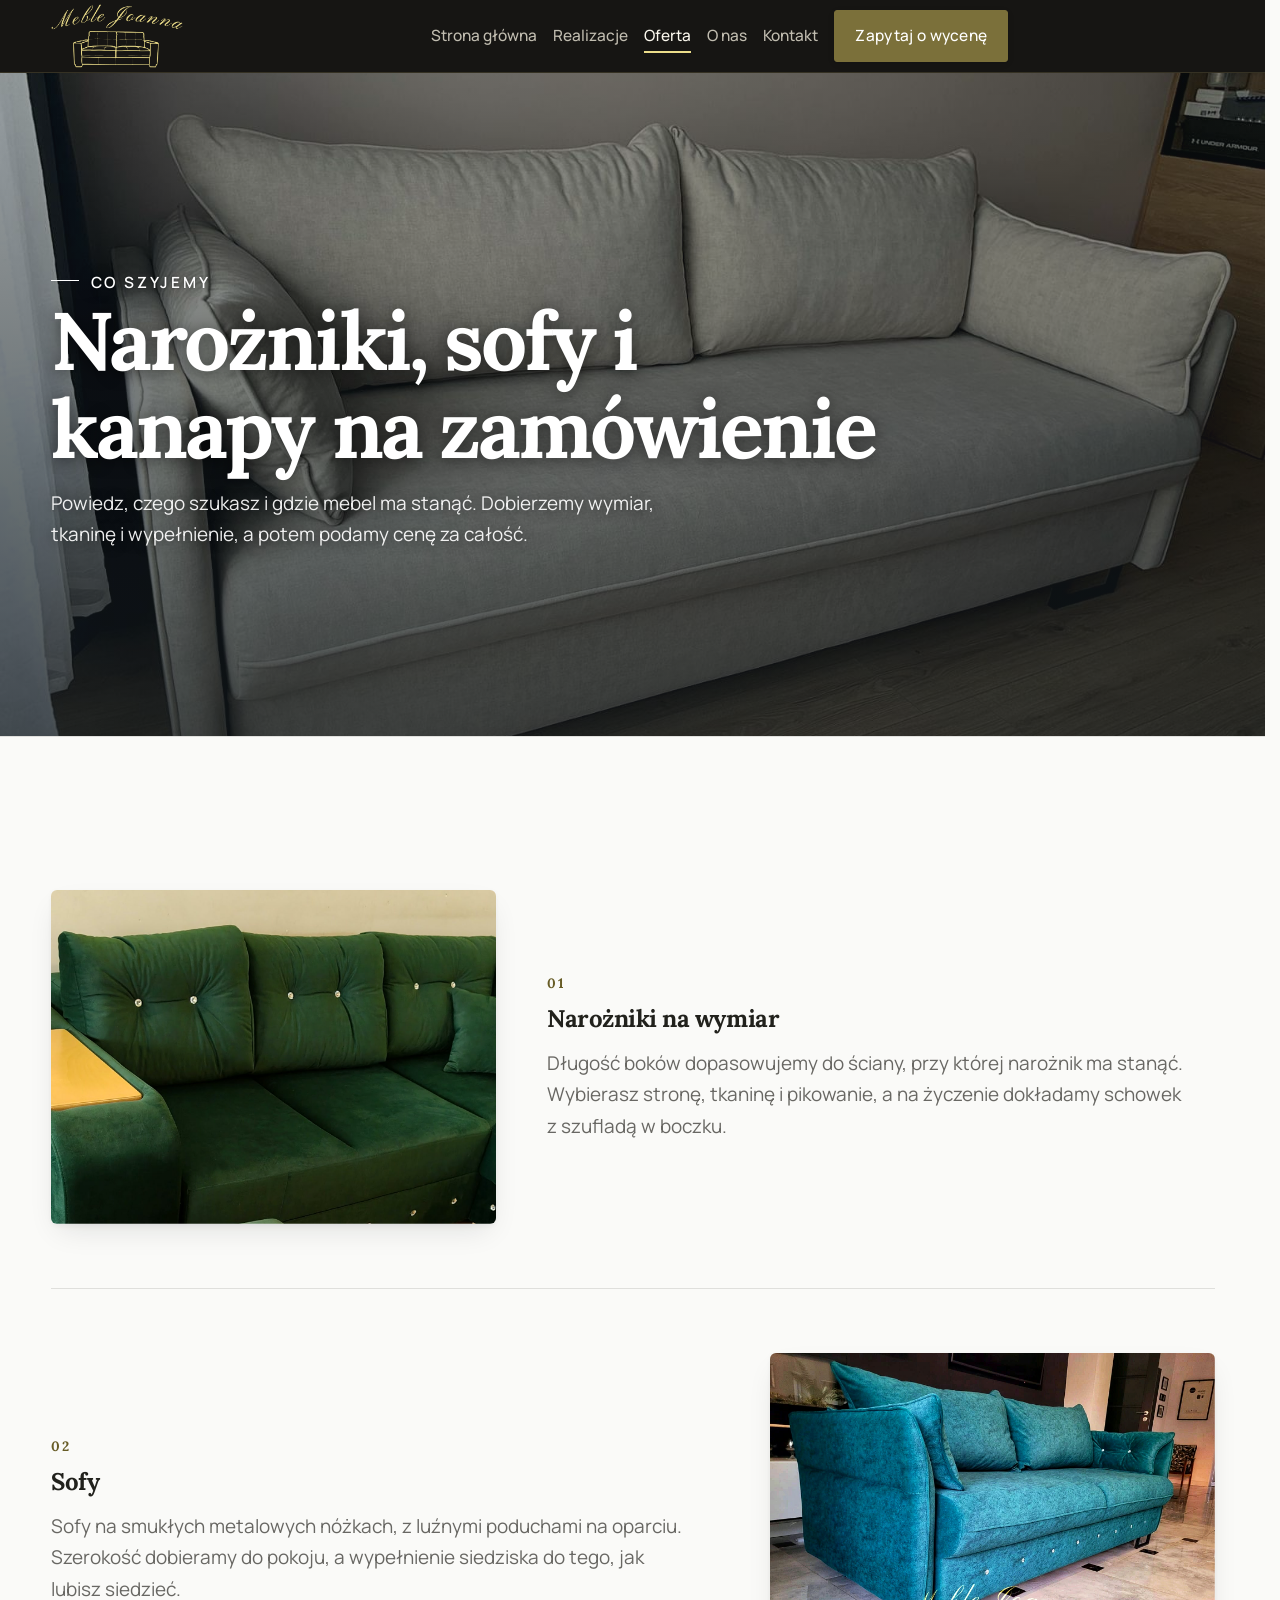
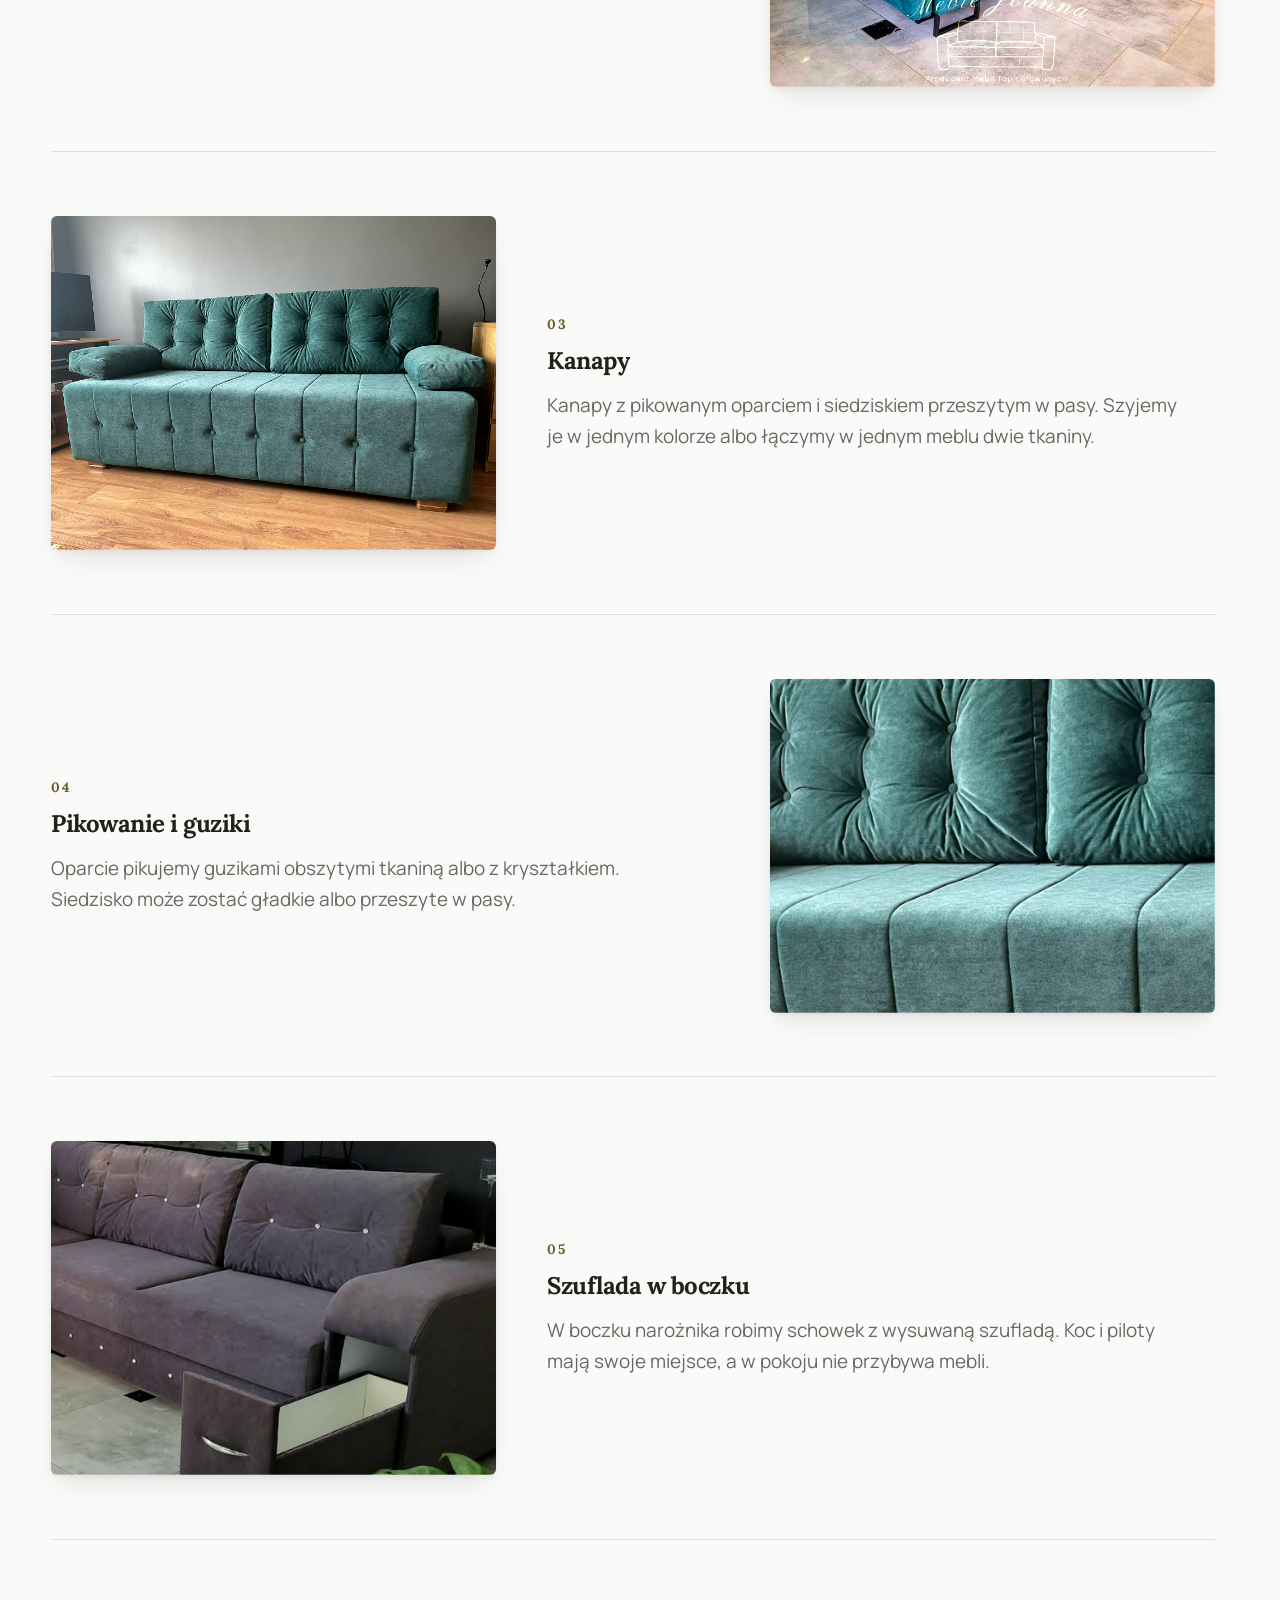
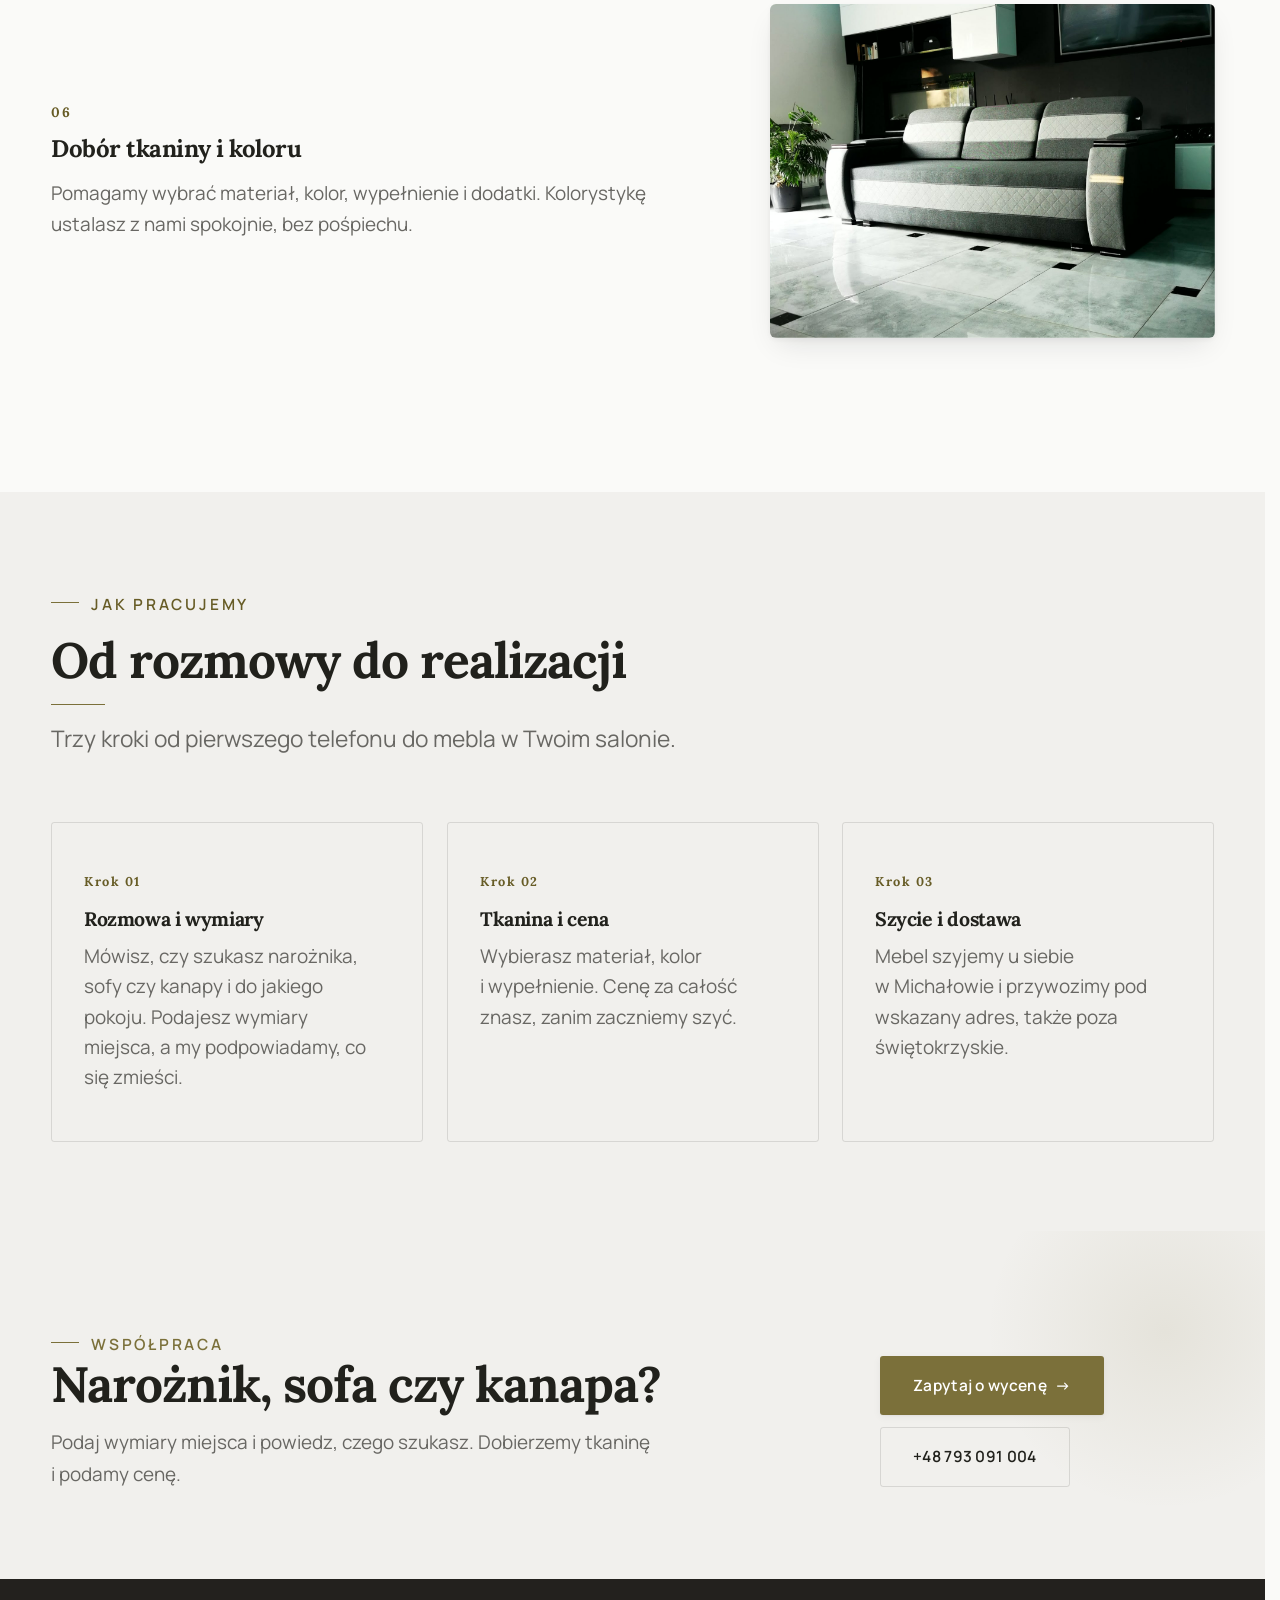
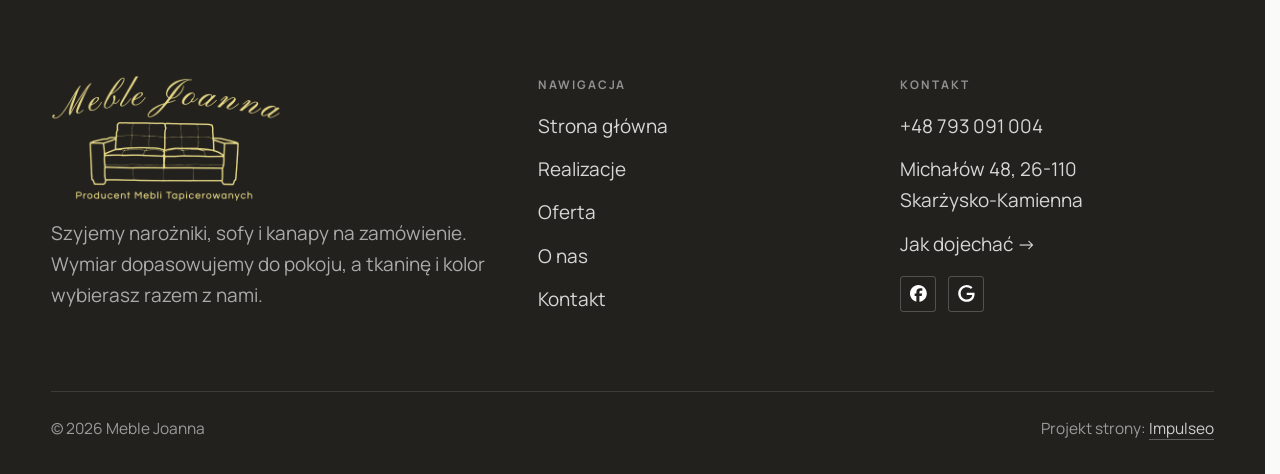
<file: oferta.html>
<!DOCTYPE html>
<html lang="pl">
<head>
<meta charset="UTF-8">
<meta name="viewport" content="width=device-width, initial-scale=1.0">
<title>Oferta - Meble Joanna</title>
<meta name="description" content="Meble Joanna - rodzinny producent mebli tapicerowanych spod Skarżyska-Kamiennej. Narożniki, sofy i kanapy szyte pod wymiar pokoju. Ocena 5,0 w Google.">
<link rel="canonical" href="https://kris20032.github.io/meble-joanna/oferta.html">
<meta name="robots" content="noindex, nofollow">
<meta property="og:type" content="website">
<meta property="og:locale" content="pl_PL">
<meta property="og:site_name" content="Meble Joanna">
<meta property="og:title" content="Oferta - Meble Joanna">
<meta property="og:description" content="Meble Joanna - rodzinny producent mebli tapicerowanych spod Skarżyska-Kamiennej. Narożniki, sofy i kanapy szyte pod wymiar pokoju. Ocena 5,0 w Google.">
<meta property="og:url" content="https://kris20032.github.io/meble-joanna/oferta.html">
<meta property="og:image" content="https://kris20032.github.io/meble-joanna/img/og.jpg">
<meta property="og:image:width" content="1200">
<meta property="og:image:height" content="630">
<meta name="twitter:card" content="summary_large_image">
<link rel="preconnect" href="https://fonts.googleapis.com">
<link rel="preconnect" href="https://fonts.gstatic.com" crossorigin>
<link href="https://fonts.googleapis.com/css2?family=Lora:wght@500;600;700&family=Manrope:wght@400;500;600&display=swap" rel="stylesheet">
<link rel="stylesheet" href="assets/styles.css?v=20260930">
</head>
<body>

<header class="nav">
  <div class="wrap nav-inner">
    <a class="brand brand-has-logo" href="index.html"><img class="brand-logo" src="img/logo.png" alt="Meble Joanna" width="1887" height="909" decoding="async"></a>
    <nav class="nav-links">
      <a href="index.html">Strona główna</a>
      <a href="realizacje.html">Realizacje</a>
      <a href="oferta.html" class="active" aria-current="page">Oferta</a>
      <a href="o-nas.html">O nas</a>
      <a href="kontakt.html">Kontakt</a>
      <a href="kontakt.html" class="btn btn-accent">Zapytaj o wycenę</a>
    </nav>
    <button class="nav-toggle" aria-label="Menu"><span></span><span></span><span></span></button>
  </div>
</header>

<main>
<section class="pagehead">
  <img src="img/g3.jpg" alt="Meble Joanna - Narożniki, sofy i kanapy na zamówienie" width="1600" height="1200" decoding="async">
  <div class="wrap">
    <span class="eyebrow">Co szyjemy</span>
    <h1>Narożniki, sofy i kanapy na zamówienie</h1>
    <p>Powiedz, czego szukasz i gdzie mebel ma stanąć. Dobierzemy wymiar, tkaninę i wypełnienie, a potem podamy cenę za całość.</p>
  </div>
</section>
<section>
  <div class="wrap">
    <div class="svc-row reveal">
      <div class="svc-row-art"><img src="img/g4.jpg" alt="Narożniki na wymiar" loading="lazy" width="1474" height="2024" decoding="async"></div>
      <div>
        <span class="num">01</span>
        <h3>Narożniki na wymiar</h3>
        <p class="muted">Długość boków dopasowujemy do ściany, przy której narożnik ma stanąć. Wybierasz stronę, tkaninę i pikowanie, a na życzenie dokładamy schowek z szufladą w boczku.</p>
      </div>
    </div>
    <div class="svc-row rev reveal">
      <div class="svc-row-art"><img src="img/g7.jpg" alt="Sofa w morskiej tkaninie na metalowych nóżkach" loading="lazy" width="1600" height="1200" decoding="async"></div>
      <div>
        <span class="num">02</span>
        <h3>Sofy</h3>
        <p class="muted">Sofy na smukłych metalowych nóżkach, z luźnymi poduchami na oparciu. Szerokość dobieramy do pokoju, a wypełnienie siedziska do tego, jak lubisz siedzieć.</p>
      </div>
    </div>
    <div class="svc-row reveal">
      <div class="svc-row-art"><img src="img/g6.jpg" alt="Kanapa z pikowanym oparciem" loading="lazy" width="1600" height="1200" decoding="async"></div>
      <div>
        <span class="num">03</span>
        <h3>Kanapy</h3>
        <p class="muted">Kanapy z pikowanym oparciem i siedziskiem przeszytym w pasy. Szyjemy je w jednym kolorze albo łączymy w jednym meblu dwie tkaniny.</p>
      </div>
    </div>
    <div class="svc-row rev reveal">
      <div class="svc-row-art"><img src="img/g8.jpg" alt="Pikowane oparcie z bliska" loading="lazy" width="1058" height="778" decoding="async"></div>
      <div>
        <span class="num">04</span>
        <h3>Pikowanie i guziki</h3>
        <p class="muted">Oparcie pikujemy guzikami obszytymi tkaniną albo z kryształkiem. Siedzisko może zostać gładkie albo przeszyte w pasy.</p>
      </div>
    </div>
    <div class="svc-row reveal">
      <div class="svc-row-art"><img src="img/g9.jpg" alt="Szuflada w boczku narożnika" loading="lazy" width="1100" height="824" decoding="async"></div>
      <div>
        <span class="num">05</span>
        <h3>Szuflada w boczku</h3>
        <p class="muted">W boczku narożnika robimy schowek z wysuwaną szufladą. Koc i piloty mają swoje miejsce, a w pokoju nie przybywa mebli.</p>
      </div>
    </div>
    <div class="svc-row rev reveal">
      <div class="svc-row-art"><img src="img/g2.jpg" alt="Kanapa w dwóch kolorach tkaniny" loading="lazy" width="1502" height="2044" decoding="async"></div>
      <div>
        <span class="num">06</span>
        <h3>Dobór tkaniny i koloru</h3>
        <p class="muted">Pomagamy wybrać materiał, kolor, wypełnienie i dodatki. Kolorystykę ustalasz z nami spokojnie, bez pośpiechu.</p>
      </div>
    </div>
  </div>
</section>
<section class="trust">
  <div class="wrap">
    <div class="head reveal">
      <span class="eyebrow">Jak pracujemy</span>
      <h2>Od rozmowy do realizacji</h2>
      <p>Trzy kroki od pierwszego telefonu do mebla w Twoim salonie.</p>
    </div>
    <div class="svc-grid">
      <div class="svc reveal"><div class="ic">Krok 01</div><h3>Rozmowa i wymiary</h3><p>Mówisz, czy szukasz narożnika, sofy czy kanapy i do jakiego pokoju. Podajesz wymiary miejsca, a my podpowiadamy, co się zmieści.</p></div>
      <div class="svc reveal"><div class="ic">Krok 02</div><h3>Tkanina i cena</h3><p>Wybierasz materiał, kolor i wypełnienie. Cenę za całość znasz, zanim zaczniemy szyć.</p></div>
      <div class="svc reveal"><div class="ic">Krok 03</div><h3>Szycie i dostawa</h3><p>Mebel szyjemy u siebie w Michałowie i przywozimy pod wskazany adres, także poza świętokrzyskie.</p></div>
    </div>
  </div>
</section>
<section class="cta">
  <div class="wrap">
    <div class="reveal">
      <span class="eyebrow">Współpraca</span>
      <h2>Narożnik, sofa czy kanapa?</h2>
      <p>Podaj wymiary miejsca i powiedz, czego szukasz. Dobierzemy tkaninę i podamy cenę.</p>
    </div>
    <div class="cta-actions reveal">
      <a href="kontakt.html" class="btn btn-light">Zapytaj o wycenę <span class="arr">→</span></a>
      <a href="tel:+48793091004" class="btn btn-ghost btn-ghost-cta">+48 793 091 004</a>
    </div>
  </div>
</section>
</main>

<footer>
  <div class="wrap">
    <div class="foot-grid">
      <div class="foot-brand">
        <img class="foot-logo" src="img/logo-pelne.png" alt="Meble Joanna - Producent Mebli Tapicerowanych" width="960" height="528" loading="lazy" decoding="async">
        <p>Szyjemy narożniki, sofy i kanapy na zamówienie. Wymiar dopasowujemy do pokoju, a tkaninę i kolor wybierasz razem z nami.</p>
      </div>
      <div class="foot-col">
        <h4>Nawigacja</h4>
        <a href="index.html">Strona główna</a>
        <a href="realizacje.html">Realizacje</a>
        <a href="oferta.html">Oferta</a>
        <a href="o-nas.html">O nas</a>
        <a href="kontakt.html">Kontakt</a>
      </div>
      <div class="foot-col">
        <h4>Kontakt</h4>
        <a href="tel:+48793091004">+48 793 091 004</a>
        <p>Michałów 48, 26-110 Skarżysko-Kamienna</p>
        <a href="https://maps.google.com/?cid=4981466079952601923&g_mp=Cidnb29nbGUubWFwcy5wbGFjZXMudjEuUGxhY2VzLlNlYXJjaFRleHQQAhgEIAA" target="_blank" rel="noopener">Jak dojechać →</a>
      <div class="foot-soc">
        <a class="soc" href="https://www.facebook.com/profile.php?id=100093165857599" target="_blank" rel="noopener" aria-label="Facebook - Meble Joanna"><svg viewBox="0 0 24 24" aria-hidden="true" focusable="false"><path d="M9.101 23.691v-7.98H6.627v-3.667h2.474v-1.58c0-4.085 1.848-5.978 5.858-5.978.401 0 .955.042 1.468.103a8.68 8.68 0 0 1 1.141.195v3.325a8.623 8.623 0 0 0-.653-.036 26.805 26.805 0 0 0-.733-.009c-.707 0-1.259.096-1.675.309a1.686 1.686 0 0 0-.679.622c-.258.42-.374.995-.374 1.752v1.297h3.919l-.386 2.103-.287 1.564h-3.246v8.245C19.396 23.238 24 18.179 24 12.044c0-6.627-5.373-12-12-12s-12 5.373-12 12c0 5.628 3.874 10.35 9.101 11.647Z" fill="currentColor"/></svg></a>
        <a class="soc" href="https://maps.google.com/?cid=4981466079952601923&g_mp=Cidnb29nbGUubWFwcy5wbGFjZXMudjEuUGxhY2VzLlNlYXJjaFRleHQQAhgEIAA" target="_blank" rel="noopener" aria-label="Google - Meble Joanna"><svg viewBox="0 0 24 24" aria-hidden="true" focusable="false"><path d="M12.48 10.92v3.28h7.84c-.24 1.84-.853 3.187-1.787 4.133-1.147 1.147-2.933 2.4-6.053 2.4-4.827 0-8.6-3.893-8.6-8.72s3.773-8.72 8.6-8.72c2.6 0 4.507 1.027 5.907 2.347l2.307-2.307C18.747 1.44 16.133 0 12.48 0 5.867 0 .307 5.387.307 12s5.56 12 12.173 12c3.573 0 6.267-1.173 8.373-3.36 2.16-2.16 2.84-5.213 2.84-7.667 0-.76-.053-1.467-.173-2.053H12.48z" fill="currentColor"/></svg></a>
      </div>
      </div>
    </div>
    <div class="foot-bot">
      <span>© 2026 Meble Joanna</span>
      <span>Projekt strony: <a class="foot-credit" href="https://impulseo.pl" target="_blank" rel="noopener">Impulseo</a></span>
    </div>
  </div>
</footer>
<div class="sticky-reserve"><a class="sr-book" href="kontakt.html">Zapytaj o wycenę</a><a class="sr-call" href="tel:+48793091004" aria-label="Zadzwoń"><svg class="ico-tel" width="16" height="16" viewBox="0 0 24 24" fill="none" aria-hidden="true"><path d="M6.6 10.8a15.5 15.5 0 0 0 6.6 6.6l2.2-2.2a1 1 0 0 1 1-.24 11.4 11.4 0 0 0 3.6.58 1 1 0 0 1 1 1V20a1 1 0 0 1-1 1A17 17 0 0 1 3 4a1 1 0 0 1 1-1h3.5a1 1 0 0 1 1 1c0 1.25.2 2.46.58 3.6a1 1 0 0 1-.25 1l-2.23 2.2Z" fill="currentColor"/></svg></a></div>
<div class="demo-wazne" data-do="2026-10-06" data-cykl="3" hidden><svg class="dw-ico" width="13" height="13" viewBox="0 0 24 24" fill="none" aria-hidden="true"><circle cx="12" cy="12" r="8.6" stroke="currentColor" stroke-width="1.8"/><path d="M12 7.2V12l3.3 2" stroke="currentColor" stroke-width="1.8" stroke-linecap="round"/></svg><span class="dw-txt"></span></div>

<script src="assets/main.js?v=20260930"></script>
</body>
</html>
</file>
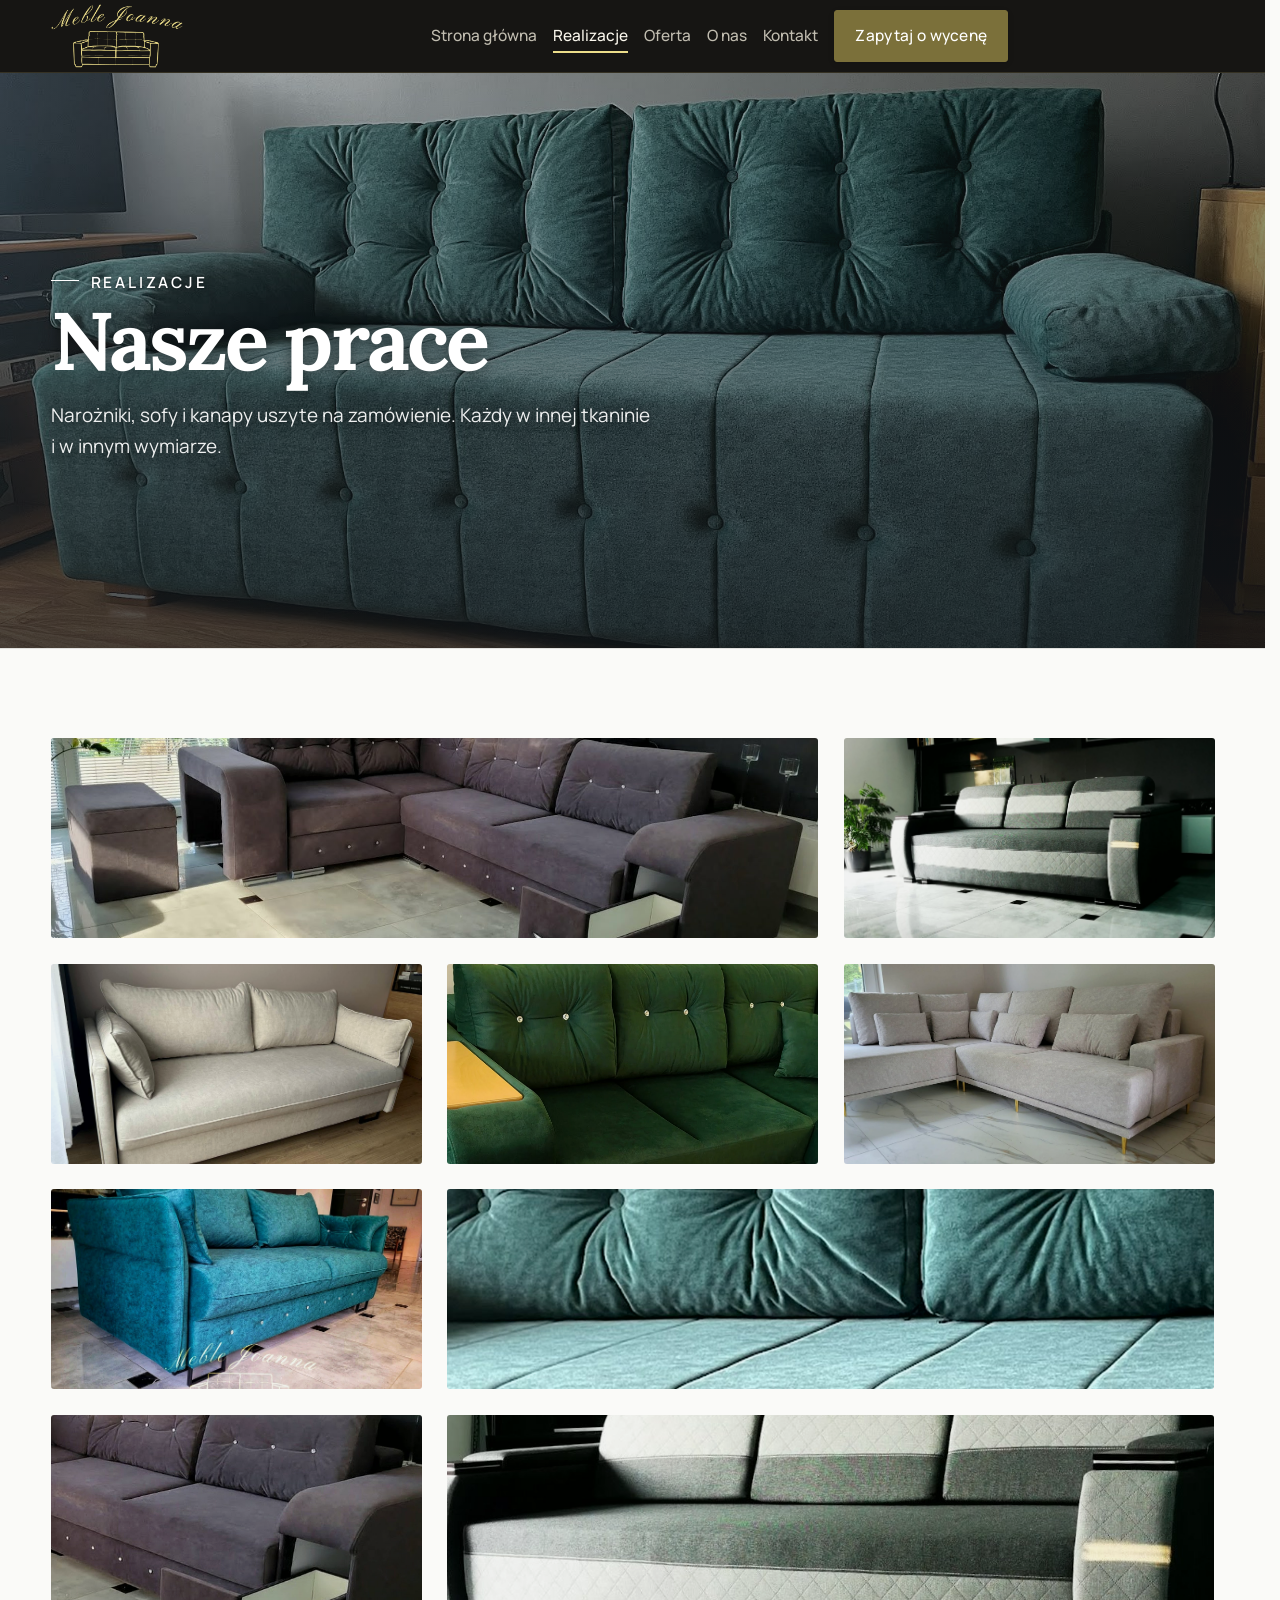
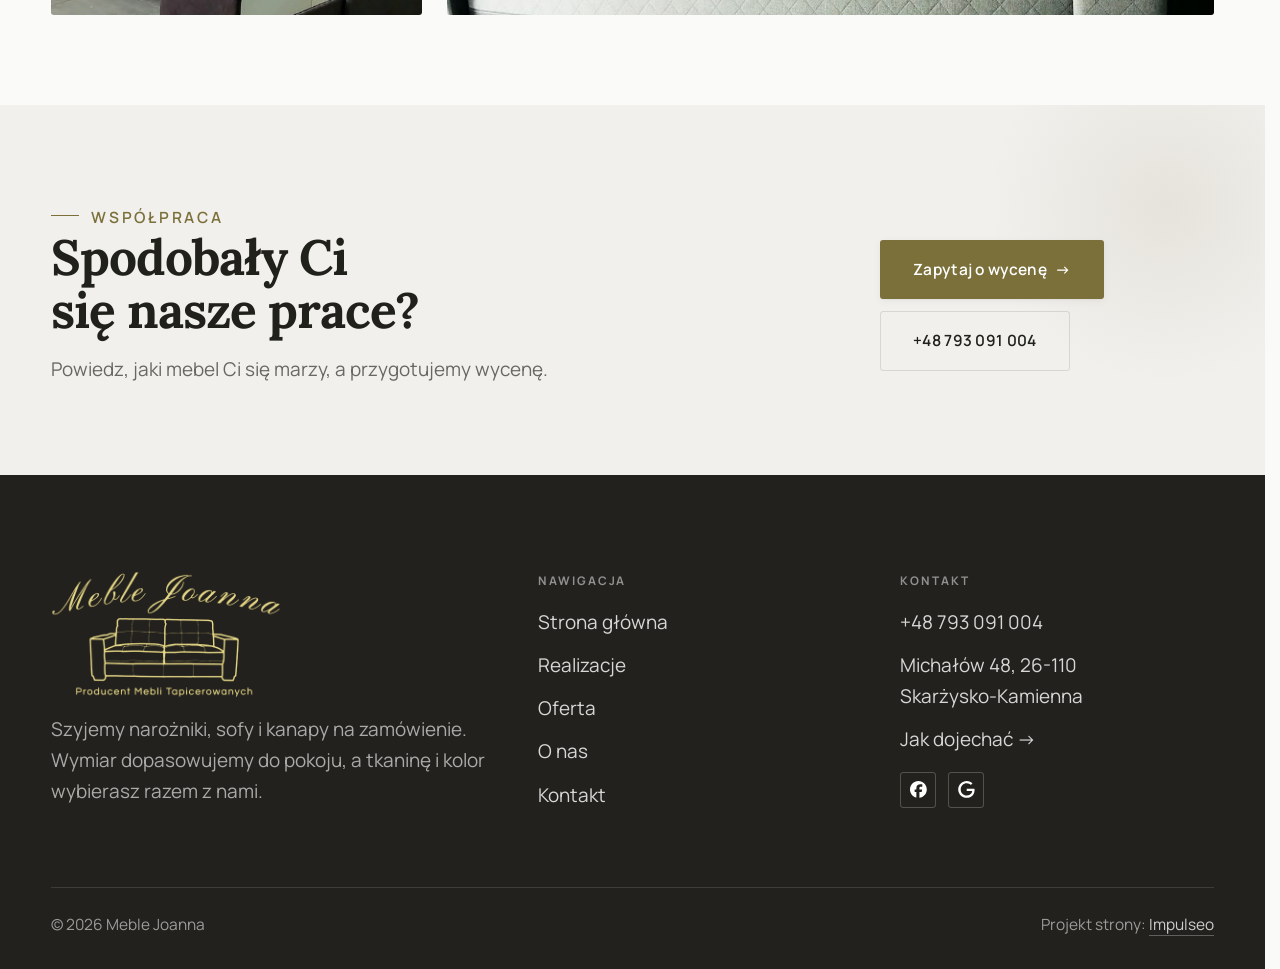
<file: realizacje.html>
<!DOCTYPE html>
<html lang="pl">
<head>
<meta charset="UTF-8">
<meta name="viewport" content="width=device-width, initial-scale=1.0">
<title>Realizacje - Meble Joanna</title>
<meta name="description" content="Realizacje Meble Joanna: narożniki, sofy i kanapy szyte na zamówienie. Narożnik z szufladą w boczku, kanapa w dwóch kolorach tkaniny, sofa w jasnej tkaninie, narożnik w butelkowej zieleni.">
<link rel="canonical" href="https://kris20032.github.io/meble-joanna/realizacje.html">
<meta name="robots" content="noindex, nofollow">
<meta property="og:type" content="website">
<meta property="og:locale" content="pl_PL">
<meta property="og:site_name" content="Meble Joanna">
<meta property="og:title" content="Realizacje - Meble Joanna">
<meta property="og:description" content="Realizacje Meble Joanna: narożniki, sofy i kanapy szyte na zamówienie. Narożnik z szufladą w boczku, kanapa w dwóch kolorach tkaniny, sofa w jasnej tkaninie, narożnik w butelkowej zieleni.">
<meta property="og:url" content="https://kris20032.github.io/meble-joanna/realizacje.html">
<meta property="og:image" content="https://kris20032.github.io/meble-joanna/img/og.jpg">
<meta property="og:image:width" content="1200">
<meta property="og:image:height" content="630">
<meta name="twitter:card" content="summary_large_image">
<link rel="preconnect" href="https://fonts.googleapis.com">
<link rel="preconnect" href="https://fonts.gstatic.com" crossorigin>
<link href="https://fonts.googleapis.com/css2?family=Lora:wght@500;600;700&family=Manrope:wght@400;500;600&display=swap" rel="stylesheet">
<link rel="stylesheet" href="assets/styles.css?v=20260930">
</head>
<body>

<header class="nav">
  <div class="wrap nav-inner">
    <a class="brand brand-has-logo" href="index.html"><img class="brand-logo" src="img/logo.png" alt="Meble Joanna" width="1887" height="909" decoding="async"></a>
    <nav class="nav-links">
      <a href="index.html">Strona główna</a>
      <a href="realizacje.html" class="active" aria-current="page">Realizacje</a>
      <a href="oferta.html">Oferta</a>
      <a href="o-nas.html">O nas</a>
      <a href="kontakt.html">Kontakt</a>
      <a href="kontakt.html" class="btn btn-accent">Zapytaj o wycenę</a>
    </nav>
    <button class="nav-toggle" aria-label="Menu"><span></span><span></span><span></span></button>
  </div>
</header>

<main>
<section class="pagehead">
  <img src="img/g6.jpg" alt="Meble Joanna - Nasze prace" width="1600" height="1200" decoding="async">
  <div class="wrap">
    <span class="eyebrow">Realizacje</span>
    <h1>Nasze prace</h1>
    <p>Narożniki, sofy i kanapy uszyte na zamówienie. Każdy w innej tkaninie i w innym wymiarze.</p>
  </div>
</section>
<section>
  <div class="wrap">
    <div class="gallery">
      <div class="tile t-two3 reveal"><img src="img/g1.jpg" alt="Narożnik z szufladą w boczku" loading="lazy" width="1518" height="1106" decoding="async"></div>
      <div class="tile t-third reveal"><img src="img/g2.jpg" alt="Kanapa w dwóch kolorach tkaniny" loading="lazy" width="1502" height="2044" decoding="async"></div>
      <div class="tile t-third reveal"><img src="img/g3.jpg" alt="Jasna sofa na metalowych nóżkach" loading="lazy" width="1600" height="1200" decoding="async"></div>
      <div class="tile t-third reveal"><img src="img/g4.jpg" alt="Zielony narożnik z pikowanym oparciem" loading="lazy" width="1474" height="2024" decoding="async"></div>
      <div class="tile t-third reveal"><img src="img/hero.jpg" alt="Jasny narożnik na złotych nóżkach" loading="lazy" width="1826" height="1386" decoding="async"></div>
      <div class="tile t-third reveal"><img src="img/g7.jpg" alt="Sofa w morskiej tkaninie" loading="lazy" width="1600" height="1200" decoding="async"></div>
      <div class="tile t-two3 reveal"><img src="img/g8.jpg" alt="Pikowane oparcie kanapy z bliska" loading="lazy" width="1058" height="778" decoding="async"></div>
      <div class="tile t-third reveal"><img src="img/g9.jpg" alt="Szuflada w boczku narożnika" loading="lazy" width="1100" height="824" decoding="async"></div>
      <div class="tile t-two3 reveal"><img src="img/g10.jpg" alt="Przeszycia w romby na kanapie z bliska" loading="lazy" width="1000" height="400" decoding="async"></div>
    </div>
  </div>
</section>
<section class="cta">
  <div class="wrap">
    <div class="reveal">
      <span class="eyebrow">Współpraca</span>
      <h2>Spodobały Ci się nasze prace?</h2>
      <p>Powiedz, jaki mebel Ci się marzy, a przygotujemy wycenę.</p>
    </div>
    <div class="cta-actions reveal">
      <a href="kontakt.html" class="btn btn-light">Zapytaj o wycenę <span class="arr">→</span></a>
      <a href="tel:+48793091004" class="btn btn-ghost btn-ghost-cta">+48 793 091 004</a>
    </div>
  </div>
</section>
</main>

<footer>
  <div class="wrap">
    <div class="foot-grid">
      <div class="foot-brand">
        <img class="foot-logo" src="img/logo-pelne.png" alt="Meble Joanna - Producent Mebli Tapicerowanych" width="960" height="528" loading="lazy" decoding="async">
        <p>Szyjemy narożniki, sofy i kanapy na zamówienie. Wymiar dopasowujemy do pokoju, a tkaninę i kolor wybierasz razem z nami.</p>
      </div>
      <div class="foot-col">
        <h4>Nawigacja</h4>
        <a href="index.html">Strona główna</a>
        <a href="realizacje.html">Realizacje</a>
        <a href="oferta.html">Oferta</a>
        <a href="o-nas.html">O nas</a>
        <a href="kontakt.html">Kontakt</a>
      </div>
      <div class="foot-col">
        <h4>Kontakt</h4>
        <a href="tel:+48793091004">+48 793 091 004</a>
        <p>Michałów 48, 26-110 Skarżysko-Kamienna</p>
        <a href="https://maps.google.com/?cid=4981466079952601923&g_mp=Cidnb29nbGUubWFwcy5wbGFjZXMudjEuUGxhY2VzLlNlYXJjaFRleHQQAhgEIAA" target="_blank" rel="noopener">Jak dojechać →</a>
      <div class="foot-soc">
        <a class="soc" href="https://www.facebook.com/profile.php?id=100093165857599" target="_blank" rel="noopener" aria-label="Facebook - Meble Joanna"><svg viewBox="0 0 24 24" aria-hidden="true" focusable="false"><path d="M9.101 23.691v-7.98H6.627v-3.667h2.474v-1.58c0-4.085 1.848-5.978 5.858-5.978.401 0 .955.042 1.468.103a8.68 8.68 0 0 1 1.141.195v3.325a8.623 8.623 0 0 0-.653-.036 26.805 26.805 0 0 0-.733-.009c-.707 0-1.259.096-1.675.309a1.686 1.686 0 0 0-.679.622c-.258.42-.374.995-.374 1.752v1.297h3.919l-.386 2.103-.287 1.564h-3.246v8.245C19.396 23.238 24 18.179 24 12.044c0-6.627-5.373-12-12-12s-12 5.373-12 12c0 5.628 3.874 10.35 9.101 11.647Z" fill="currentColor"/></svg></a>
        <a class="soc" href="https://maps.google.com/?cid=4981466079952601923&g_mp=Cidnb29nbGUubWFwcy5wbGFjZXMudjEuUGxhY2VzLlNlYXJjaFRleHQQAhgEIAA" target="_blank" rel="noopener" aria-label="Google - Meble Joanna"><svg viewBox="0 0 24 24" aria-hidden="true" focusable="false"><path d="M12.48 10.92v3.28h7.84c-.24 1.84-.853 3.187-1.787 4.133-1.147 1.147-2.933 2.4-6.053 2.4-4.827 0-8.6-3.893-8.6-8.72s3.773-8.72 8.6-8.72c2.6 0 4.507 1.027 5.907 2.347l2.307-2.307C18.747 1.44 16.133 0 12.48 0 5.867 0 .307 5.387.307 12s5.56 12 12.173 12c3.573 0 6.267-1.173 8.373-3.36 2.16-2.16 2.84-5.213 2.84-7.667 0-.76-.053-1.467-.173-2.053H12.48z" fill="currentColor"/></svg></a>
      </div>
      </div>
    </div>
    <div class="foot-bot">
      <span>© 2026 Meble Joanna</span>
      <span>Projekt strony: <a class="foot-credit" href="https://impulseo.pl" target="_blank" rel="noopener">Impulseo</a></span>
    </div>
  </div>
</footer>
<div class="sticky-reserve"><a class="sr-book" href="kontakt.html">Zapytaj o wycenę</a><a class="sr-call" href="tel:+48793091004" aria-label="Zadzwoń"><svg class="ico-tel" width="16" height="16" viewBox="0 0 24 24" fill="none" aria-hidden="true"><path d="M6.6 10.8a15.5 15.5 0 0 0 6.6 6.6l2.2-2.2a1 1 0 0 1 1-.24 11.4 11.4 0 0 0 3.6.58 1 1 0 0 1 1 1V20a1 1 0 0 1-1 1A17 17 0 0 1 3 4a1 1 0 0 1 1-1h3.5a1 1 0 0 1 1 1c0 1.25.2 2.46.58 3.6a1 1 0 0 1-.25 1l-2.23 2.2Z" fill="currentColor"/></svg></a></div>
<div class="demo-wazne" data-do="2026-10-06" data-cykl="3" hidden><svg class="dw-ico" width="13" height="13" viewBox="0 0 24 24" fill="none" aria-hidden="true"><circle cx="12" cy="12" r="8.6" stroke="currentColor" stroke-width="1.8"/><path d="M12 7.2V12l3.3 2" stroke="currentColor" stroke-width="1.8" stroke-linecap="round"/></svg><span class="dw-txt"></span></div>

<script src="assets/main.js?v=20260930"></script>
</body>
</html>
</file>
<file: assets/styles.css>
/* ============================================================
   STOLBASZ — premium, architektoniczny B2B fit-out
   Jasna paleta, zero brązu. System wg premium-web-craft.
   Projekt strony: Impulseo (impulseo.pl)
   ============================================================ */

:root{
  /* PALETA — jasna, architektoniczna, chłodna */
  --paper:#F3F1EC;          /* główne tło */
  --paper-2:#E6E3DB;        /* sekcje alternatywne (chłodny jasny szary) */
  --paper-3:#E6E3DB;        /* delikatne wypełnienia */
  --ink:#23211E;            /* tekst główny — chłodny grafit */
  --ink-soft:#43403A;       /* nagłówki drugorzędne */
  --muted:#87837A;          /* tekst poboczny */
  --line:rgba(35,33,30,.12);/* hairline */
  --accent:#8A6B3C;         /* stonowany petrol-slate — jedyny akcent */
  --accent-d:#6E5430;
  --accent-soft:rgba(138,107,60,.10);
  --dark:#23211E;           /* sekcje ciemne (stopka/CTA) */

  /* HOVER ZDJĘĆ — JEDEN standard dla całego silnika (decyzja K. 04.08.2026, artefakt z wariantami).
     AKTUALNE (K.+Szymon 09.08.2026, wybór z artefaktu 6 wariantów): zoom 1.05 przy 1.4s -
     przy tak długim czasie mocniejszy kadr NIE skacze, tylko „oddycha". Poprzedni standard
     (1.02 / .55s z 04.08) odbierany jako dynamiczny i szybki.
     Spoczynek lekko przygaszony, ale TYLKO tam, gdzie jest mysz (@media hover:hover) —
     na telefonie zdjęcia zostają w pełnej jasności. */
  --img-zoom:1.05;                   /* K.+Szymon 09.08: wariant F z artefaktu porównawczego */
  --img-rest:brightness(.95) saturate(.99);
  --img-hot:brightness(1.06) saturate(1.05);
  --img-dur:1.4s;                    /* K.+Szymon 09.08 (wariant F): powoli = elegancko */
  --img-ease:cubic-bezier(.16,.84,.44,1);  /* miękki ogon, efekt „oddychania" */

  /* ODSTĘPY — skala 4/8 */
  --space-1:4px; --space-2:8px; --space-3:12px; --space-4:16px; --space-5:24px;
  --space-6:32px; --space-7:48px; --space-8:64px; --space-9:96px; --space-10:128px;

  /* TYPOGRAFIA — fluid clamp() (skala podbita 16.07.2026: większe, czytelniejsze litery — uwaga Adama) */
  --text-sm:clamp(.9rem,.87rem + .12vw,1rem);
  --text-base:clamp(1.08rem,1.04rem + .18vw,1.2rem);
  --text-lg:clamp(1.24rem,1.15rem + .34vw,1.44rem);
  --text-h3:clamp(1.34rem,1.22rem + .55vw,1.66rem);
  --text-h2:clamp(2.1rem,1.66rem + 2.1vw,3.1rem);
  --text-h1:clamp(2.9rem,2.1rem + 4vw,5.1rem);

  /* PROMIENIE — architektoniczne, raczej ostre */
  --r-sm:3px; --r-md:6px; --r-lg:10px;

  /* RUCH */
  --ease:cubic-bezier(.25,.46,.45,.94); --dur:.24s;

  /* CIENIE — miękkie, warstwowe */
  --sh-sm:0 1px 2px rgba(16,24,32,.04), 0 2px 8px rgba(16,24,32,.05);
  --sh-md:0 2px 6px rgba(16,24,32,.05), 0 12px 28px -8px rgba(16,24,32,.12);
  --sh-lg:0 6px 14px rgba(16,24,32,.07), 0 26px 56px -18px rgba(16,24,32,.22);

  --hairline:1px solid var(--line);

  --font-display:'Lora',serif;
  --font-body:'Manrope',sans-serif;
}

*{box-sizing:border-box;margin:0;padding:0}
html{scroll-behavior:smooth}
body{
  font-family:var(--font-body);
  font-size:var(--text-base);
  line-height:1.65;
  color:var(--ink);
  background:var(--paper);
  -webkit-font-smoothing:antialiased;
  text-rendering:optimizeLegibility;
}
img{max-width:100%;height:auto;display:block}  /* height:auto = width/height z atrybutów trzyma proporcje (TOP#12) */
a{color:inherit;text-decoration:none}

.wrap{width:min(92%,1180px);margin-inline:auto}
section{padding-block:clamp(52px,6.5vw,96px)}

h1,h2,h3{font-family:var(--font-display);font-weight:700;line-height:1.08;letter-spacing:-.02em;color:var(--ink)}
h1{font-size:var(--text-h1);letter-spacing:-.035em}
h2{font-size:var(--text-h2);letter-spacing:-.025em}
h3{font-size:var(--text-h3)}
/* MIARA — długość wiersza. WCAG 2.2 SC 1.4.8: max 80 znaków; Butterick: 45–90.
   68ch daje realnie 72–78 znaków polskiego tekstu, czyli z zapasem pod granicą.
   Wcześniej limit miał TYLKO <p> — <li>, <blockquote> i <dd> nie miały żadnego,
   i to jedyny powód, dla którego 23 bloki na dwóch oddanych stronach jadą po
   83–106 znaków w wierszu (pomiar 07.08.2026, bramka `miara`).
   ⚠️ Listy i definicje ograniczamy TYLKO bez klasy: `ul`/`ol` z klasą to u nas
   układ (siatki kafli, menu), a nie tekst ciągły — tam miarę wyznacza układ. */
/* 60ch, nie 68ch (K. 10.08): po zmianie fontów na węższe kroje (DM Sans i spółka)
   w 68ch mieściło się ~90 znaków - bramka pikselowa słusznie zgłaszała przekroczenie
   granicy 80. Pomiar na żywej przeglądarce: 60ch = 90 znaków, 53ch = ~78 znaków, czyli normę WCAG 1.4.8. */
:root{ --miara:53ch }
p{max-width:min(100%,var(--miara))}
blockquote,
ul:not([class])>li, ol:not([class])>li,
dl:not([class])>dd{max-width:min(100%,var(--miara))}

/* ⚠️ Świadomie BEZ wyjątku `.tile p,.card p,.svc p{max-width:none}`, choć nasuwa się sam:
   te akapity BYŁY już ograniczone (stare `p{max-width:65ch}`), więc „wyjątek" nie odblokowałby
   niczego nowego — tylko ROZLUŹNIŁ stan sprzed zmiany na wszystkich demach naraz.
   `figcaption` żadna z reguł wyżej nie dotyczy, więc też nie potrzebuje zwolnienia. */

/* ŁAMANIE. `balance` wyrównuje długości wierszy w nagłówku, `pretty` pilnuje ostatniego
   wiersza akapitu, żeby nie został w nim jeden wyraz. Obsługiwane od Chrome 117 /
   Safari 17.5; starsze przeglądarki po prostu ignorują tę własność.
   `text-wrap:pretty` nie występowało dotąd ANI RAZ w silniku ani w repo klientów. */
h1,h2,h3,.lead,.lede{text-wrap:balance}
p,li,blockquote,dd{text-wrap:pretty}

.eyebrow{
  font-family:var(--font-body);
  font-size:var(--text-sm);
  font-weight:600;
  letter-spacing:.18em;
  text-transform:uppercase;
  color:var(--accent);
  display:inline-flex;align-items:center;gap:var(--space-3);
}
/* flex:none + margin-top = kreska trzyma się PIERWSZEJ linii. Wcześniej align-items:center
   centrowało ją względem całego bloku i przy zawinięciu (długi kicker typu
   „…WNĘTRZ · LESZNO · OD 2019") druga linia lądowała z brzydkim wcięciem. */
.eyebrow{align-items:flex-start}
.eyebrow>*,.eyebrow{text-wrap:balance}   /* dlugi kicker lamal sie na sierote typu samo „2019" w drugiej linii */
.eyebrow::before{content:"";width:28px;height:1px;background:var(--accent);display:inline-block;flex:none;margin-top:.62em}

.muted{color:var(--muted)}
.lead{font-size:var(--text-lg);line-height:1.55;color:var(--ink-soft);max-width:50ch}

/* ---------- BUTTONS ---------- */
.btn{
  display:inline-flex;align-items:center;gap:var(--space-2);
  font-weight:600;font-size:var(--text-sm);letter-spacing:.02em;
  padding:var(--space-4) var(--space-6);
  border-radius:var(--r-sm);
  transition:transform var(--dur) var(--ease),box-shadow var(--dur) var(--ease),background var(--dur) var(--ease);
  cursor:pointer;border:1px solid transparent;
}
.btn-accent{background:var(--accent);color:#fff;box-shadow:var(--sh-sm)}
.btn-accent:hover{background:var(--accent-d);transform:translateY(-2px);box-shadow:var(--sh-md)}
.btn-accent:active{transform:translateY(0);box-shadow:var(--sh-sm)}
.btn-ghost{background:transparent;color:var(--ink);border-color:var(--line)}
.btn-ghost:hover{border-color:var(--accent);color:var(--accent);transform:translateY(-2px)}
.btn-light{background:#fff;color:var(--ink);box-shadow:var(--sh-sm)}
.btn-light:hover{transform:translateY(-2px);box-shadow:var(--sh-md)}
.btn .arr{transition:transform var(--dur) var(--ease)}
.btn:hover .arr{transform:translateX(4px)}

/* ---------- NAV ---------- */
.nav{
  position:sticky;top:0;z-index:50;
  background:color-mix(in srgb,var(--paper) 88%,transparent);
  backdrop-filter:saturate(140%) blur(10px);
  border-bottom:var(--hairline);
}
.nav-inner{display:flex;align-items:center;justify-content:space-between;gap:var(--space-5);height:72px}
/* ANTY-NACHODZENIE (K. 05.08.2026): długa nazwa firmy + przycisk z pełnym numerem nie mieściły się w pasku
   i flex ściskał linki PONIŻEJ ich treści - "Kontakt" wchodził na ramkę "Zadzwoń +48 ...". Teraz ustępuje
   nazwa marki (skrót wielokropkiem), a menu i przycisk nigdy się nie kurczą ani nie zachodzą na siebie. */
.brand{display:flex;flex-direction:column;line-height:1;min-width:0;flex:0 1 auto}
.brand .name{font-family:var(--font-display);font-weight:800;font-size:1.35rem;letter-spacing:.04em;white-space:nowrap;overflow:hidden;text-overflow:ellipsis}
.brand .sub{font-size:.62rem;letter-spacing:.34em;text-transform:uppercase;color:var(--muted);margin-top:5px;white-space:nowrap;overflow:hidden;text-overflow:ellipsis}
.nav-links{display:flex;align-items:center;gap:var(--space-6);flex:0 0 auto}
.nav-links a{font-size:var(--text-sm);font-weight:500;color:var(--ink-soft);position:relative;padding-block:4px;white-space:nowrap;transition:color var(--dur) var(--ease)}
.nav-links a::after{content:"";position:absolute;left:0;bottom:0;width:0;height:1.5px;background:var(--accent);transition:width var(--dur) var(--ease)}
.nav-links a:hover,.nav-links a.active{color:var(--ink)}
.nav-links a:hover::after,.nav-links a.active::after{width:100%}
.nav-links .btn{padding:var(--space-2) var(--space-5)}
/* przyciski w nav: właściwy kolor (przebij .nav-links a) + bez podkreślenia */
.nav-links a.btn-accent{color:#fff}
.nav-links a.btn-ghost,.nav-links a.btn-light{color:var(--ink)}
/* CTA w pasku: NIE podkreślenie spod linków menu, ale ten sam przelatujący błysk,
   co na wszystkich innych przyciskach (zgłoszenie K. 13.08.2026 - „na hero jest efekt
   światła przechodzącego przez przycisk, na navbarze go nie ma, a mają być identyczne").
   Reguła `.nav-links a::after` jest silniejsza od `.btn::after`, więc trzeba jej
   geometrię wyzerować i wpisać połysk z nazwy - samo `display:none` gasiło efekt. */
.nav-links a.btn::after{
  display:block;content:"";position:absolute;inset:0;z-index:-1;pointer-events:none;
  width:auto;height:auto;border-radius:inherit;   /* kasuje geometrię podkreślenia (width:0;height:1.5px) */
  background:linear-gradient(100deg,transparent 32%,rgba(255,255,255,.20) 50%,transparent 68%);
  translate:-120% 0}
@media (prefers-reduced-motion:no-preference){
  .nav-links a.btn:hover::after{translate:120% 0;transition:translate .75s var(--mt-ease,cubic-bezier(.16,.84,.44,1))}
}
.nav-toggle{display:none;background:none;border:none;cursor:pointer;flex-direction:column;gap:5px;padding:8px}
.nav-toggle span{width:24px;height:2px;background:var(--ink);transition:var(--dur)}
/* Ciasny zakres MIĘDZY menu mobilnym a pełnym pulpitem: zbijamy odstępy i nazwę marki,
   żeby wszystko zmieściło się naturalnie, zanim w ogóle dojdzie do skracania wielokropkiem. */
@media(max-width:1280px) and (min-width:921px){
  .nav-links{gap:var(--space-4)}
  .nav-links .btn{padding:var(--space-2) var(--space-4)}
  .brand .name{font-size:1.15rem}
}

/* ---------- HERO (split) ---------- */
.hero{position:relative;overflow:hidden;border-bottom:var(--hairline)}
.hero-grid{display:grid;grid-template-columns:1.05fr .95fr;gap:clamp(24px,4vw,60px);align-items:center;
  padding-block:clamp(36px,4.5vw,64px)}
.hero-copy .eyebrow{margin-bottom:var(--space-5)}
.hero-copy h1{margin-bottom:var(--space-5)}
.hero-copy .lead{margin-bottom:var(--space-7)}
.hero-actions{display:flex;flex-wrap:wrap;gap:var(--space-4)}
.hero-art{position:relative;aspect-ratio:4/3;border-radius:var(--r-lg);overflow:hidden;box-shadow:var(--sh-lg)}
.hero-art img{width:100%;height:100%;object-fit:cover}
.hero-art::after{content:"";position:absolute;inset:0;background:linear-gradient(180deg,transparent 55%,rgba(18,24,28,.28))}
.hero-badge{position:absolute;left:var(--space-5);bottom:var(--space-5);z-index:2;
  background:rgba(252,252,251,.94);backdrop-filter:blur(4px);
  border-radius:var(--r-md);padding:var(--space-4) var(--space-5);box-shadow:var(--sh-md);max-width:78%}
.hero-badge strong{display:block;font-family:var(--font-display);font-size:1rem;letter-spacing:-.01em}
.hero-badge span{font-size:var(--text-sm);color:var(--muted)}

/* ---------- HERO duży / kinowy (strona główna) ---------- */
.hero-cine{position:relative;min-height:clamp(560px,82vh,840px);min-height:clamp(560px,82svh,840px);display:flex;align-items:center;overflow:hidden;border-bottom:var(--hairline)}
.hero-cine>img{position:absolute;inset:0;width:100%;height:100%;object-fit:cover;z-index:0}
.hero-cine::after{content:"";position:absolute;inset:0;z-index:1;
  background:linear-gradient(95deg,rgba(13,18,23,.86) 0%,rgba(13,18,23,.64) 32%,rgba(13,18,23,.24) 62%,rgba(13,18,23,.04) 100%)}
.hero-cine .wrap{position:relative;z-index:2;padding-block:var(--space-8)}
.hero-cine .hero-copy{max-width:660px}
.hero-cine .eyebrow{color:#fff;margin-bottom:var(--space-5)}
.hero-cine .eyebrow::before{background:#fff}
.hero-cine h1{color:#fff;margin-bottom:var(--space-5);font-size:clamp(2.9rem,2rem + 4.4vw,5.2rem);text-wrap:balance}
.hero-cine .lead{color:rgba(255,255,255,.92);max-width:48ch;margin-bottom:var(--space-7)}
.hero-cine .hero-actions{display:flex;flex-wrap:wrap;gap:var(--space-4)}
/* NISKIE OKNO (laptop z dokiem i paskami przeglądarki ma ~700-780 px wysokości widoku):
   H1 do 5.2rem + długi lead nie mieściły się i przyciski wypadały POD krawędź ekranu -
   klient widział stronę bez ani jednego CTA. Skalujemy w dół, zamiast przycinać treść. */
@media(min-width:821px) and (max-height:820px){
  .hero-cine{min-height:clamp(520px,94svh,780px)}
  .hero-cine .wrap{padding-block:var(--space-6)}
  .hero-cine h1{font-size:clamp(2.2rem,1.5rem + 2.6vw,3.6rem);margin-bottom:var(--space-4)}
  .hero-cine .eyebrow{margin-bottom:var(--space-4)}
  .hero-cine .lead{margin-bottom:var(--space-5);max-width:44ch}
}
@media(max-width:680px){
  .hero-cine{min-height:clamp(520px,76vh,640px);min-height:clamp(520px,76svh,640px);align-items:flex-end}
  .hero-cine::after{background:linear-gradient(0deg,rgba(13,18,23,.9) 6%,rgba(13,18,23,.45) 55%,rgba(13,18,23,.25) 100%)}
  .hero-cine .wrap{padding-bottom:var(--space-9)}
  /* TELEFON (~90% oglądających): lead potrafił zająć 8 linii i zepchnąć CTA poza pierwszy ekran.
     Zwężamy interlinię i skalę - treści nie ucinamy, bo to ona sprzedaje. */
  .hero-cine .lead{font-size:.98rem;line-height:1.5;margin-bottom:var(--space-5)}
  .hero-cine .eyebrow{font-size:.72rem;letter-spacing:.13em;margin-bottom:var(--space-4)}
  .hero-cine .eyebrow::before{width:20px}
  .hero-cine h1{margin-bottom:var(--space-4)}
}

/* full-bleed hero variant (podstrony) */
.pagehead{position:relative;min-height:46vh;min-height:46svh;display:flex;align-items:flex-end;overflow:hidden;border-bottom:var(--hairline)}
.pagehead img{position:absolute;inset:0;width:100%;height:100%;object-fit:cover}
/* 10.08.2026 (decyzja K.): mocniejsze przyciemnienie + cień pod tekstem. Bramka mierzyła na
   nagłówkach podstron 3,38-3,43:1 przy wymaganych 4,5 — jasne zdjęcie (hala, śnieg, niebo)
   podchodziło pod biały tekst. Zdjęcia klientów są różne, więc kontrast musi dawać WARSTWA,
   a nie szczęśliwy dobór kadru. */
.pagehead::after{content:"";position:absolute;inset:0;background:linear-gradient(180deg,rgba(18,24,28,.40),rgba(18,24,28,.76))}
.pagehead .wrap{position:relative;z-index:2;padding-block:var(--space-9);color:#fff}
.pagehead h1{color:#fff;max-width:18ch;text-shadow:0 2px 16px rgba(0,0,0,.55)}
.pagehead .eyebrow{color:#fff}
.pagehead .eyebrow::before{background:#fff}
.pagehead p{color:rgba(255,255,255,.92);margin-top:var(--space-4);max-width:54ch;text-shadow:0 1px 12px rgba(0,0,0,.5)}

/* ---------- STRIP (pasek skrótów / liczby) ---------- */
.strip{background:var(--dark);color:#fff}
/* PASEK HASEŁ — standard 04.08.2026 (decyzja K.): 5 haseł w JEDNYM rzędzie, tekst WYŚRODKOWANY,
   węższe marginesy boczne niż reszta strony (pasek ma iść szerzej), równe wysokości kolumn. */
.strip .wrap{width:min(96%,1440px);display:grid;grid-template-columns:repeat(5,1fr);
  gap:var(--space-5);padding-block:var(--space-7);align-items:stretch}
.strip .item .k{font-family:var(--font-display);font-size:clamp(1.05rem,.82rem + .85vw,1.55rem);
  font-weight:800;letter-spacing:-.02em;color:#fff;line-height:1.18;text-wrap:balance}
.strip .item .v{font-size:var(--text-sm);color:rgba(255,255,255,.66);margin-top:var(--space-2);line-height:1.4}
.strip .item{border-left:2px solid var(--accent);padding-inline:var(--space-4);
  text-align:center;display:flex;flex-direction:column;justify-content:center}
/* liczba kolumn = liczba haseł, żeby ostatnie nie zostawało samo w drugim rzędzie.
   Klasę n-N nadaje multipage.py; domyślnie (bez klasy) pasek jest 5-kolumnowy. */
.strip.n-2 .wrap{grid-template-columns:repeat(2,1fr)}
.strip.n-3 .wrap{grid-template-columns:repeat(3,1fr)}
.strip.n-4 .wrap{grid-template-columns:repeat(4,1fr);gap:var(--space-6)}
.strip.n-4 .item .k{font-size:clamp(1.3rem,1rem + 1.1vw,2rem)}
.strip.n-6 .wrap{grid-template-columns:repeat(6,1fr);gap:var(--space-4)}
.strip.n-6 .item .k{font-size:clamp(.98rem,.8rem + .7vw,1.35rem)}
/* równe łamanie: zamiast "długa linia + jedno słowo" obie linie zbliżonej długości */
.strip .item .k{text-wrap:balance}

/* ---------- SECTION HEAD ---------- */
.head{max-width:48rem;margin-bottom:var(--space-8)}
.head.center{margin-inline:auto;text-align:center}
.head .eyebrow{margin-bottom:var(--space-4)}
.head h2{margin-bottom:var(--space-4)}
.head p{color:var(--muted);font-size:var(--text-lg);line-height:1.55}
.head.center p{margin-inline:auto}

/* ---------- INTRO SPLIT ---------- */
.split{display:grid;grid-template-columns:.92fr 1.08fr;gap:clamp(28px,5vw,80px);align-items:center}
.split.rev{grid-template-columns:1.08fr .92fr}
.split.rev .split-art{order:-1}
.split-art{position:relative;aspect-ratio:5/4;border-radius:var(--r-lg);overflow:hidden;box-shadow:var(--sh-lg)}
.split-art img{width:100%;height:100%;object-fit:cover}
.split-copy h2{margin-bottom:var(--space-5)}
.split-copy p+p{margin-top:var(--space-4)}
.split-copy .btn{margin-top:var(--space-6)}

/* ---------- SERVICES (zakres) ---------- */
.svc-grid{display:grid;grid-template-columns:repeat(auto-fit,minmax(280px,1fr));gap:var(--space-5)}
.svc{background:#fff;border:var(--hairline);border-radius:var(--r-md);padding:var(--space-7) var(--space-6);
  transition:transform var(--dur) var(--ease),box-shadow var(--dur) var(--ease),border-color var(--dur) var(--ease);
  position:relative;overflow:hidden}
.svc::before{content:"";position:absolute;left:0;top:0;width:3px;height:0;background:var(--accent);transition:height var(--dur) var(--ease)}
.svc:hover{transform:translateY(-4px);box-shadow:var(--sh-md);border-color:transparent}
.svc:hover::before{height:100%}
.svc .ic{font-family:var(--font-display);font-size:.8rem;font-weight:700;letter-spacing:.12em;color:var(--accent);margin-bottom:var(--space-4)}
.svc h3{margin-bottom:var(--space-3);font-size:1.22rem}
.svc p{color:var(--muted);font-size:var(--text-base);line-height:1.6}

/* big detailed service rows */
.svc-row{display:grid;grid-template-columns:.8fr 1.2fr;gap:clamp(20px,4vw,60px);align-items:center;padding-block:var(--space-8)}
.svc-row+.svc-row{border-top:var(--hairline)}
.svc-row.rev{grid-template-columns:1.2fr .8fr}
/* Naprzemienny układ wierszy oferty: co drugi wiersz ma zdjęcie po PRAWEJ.
   Było `order:-1` — martwy kod, bo zdjęcie i tak jest pierwszym dzieckiem w HTML,
   więc wszystkie wiersze wyglądały identycznie (zdjęcie zawsze z lewej), a `rev`
   zmieniało tylko szerokość kolumn. Znalezione 29.07.2026 przy różnicowaniu kierunków
   animacji (pomiar pozycji: art.mid 390/502 przy row.mid 756 — zawsze lewa strona). */
.svc-row.rev .svc-row-art{order:2}
.svc-row-art{aspect-ratio:4/3;border-radius:var(--r-md);overflow:hidden;box-shadow:var(--sh-md)}
.svc-row-art img{width:100%;height:100%;object-fit:cover}
.svc-row h3{font-size:1.5rem;margin-bottom:var(--space-4)}
.svc-row .num{font-family:var(--font-display);font-size:.85rem;font-weight:700;letter-spacing:.14em;color:var(--accent);display:block;margin-bottom:var(--space-3)}
.svc-row ul{list-style:none;margin-top:var(--space-4);display:flex;flex-direction:column;gap:var(--space-2)}
.svc-row li{position:relative;padding-left:var(--space-5);color:var(--muted);font-size:var(--text-base)}
.svc-row li::before{content:"";position:absolute;left:0;top:.62em;width:8px;height:1px;background:var(--accent)}

/* ---------- GALLERY (realizacje) ---------- */
.gallery{display:grid;grid-template-columns:repeat(12,1fr);gap:var(--space-4);grid-auto-rows:200px}
/* GALERIA MASONRY — pionowe zdjęcia (portrety beauty/wellness) bez przycinania: kolumny, height auto */
.gallery-masonry{column-count:3;column-gap:var(--space-4)}
@media(max-width:900px){.gallery-masonry{column-count:2}}
@media(max-width:560px){.gallery-masonry{column-count:1}}
.gallery-masonry .m-tile{break-inside:avoid;margin:0 0 var(--space-4);padding:0;position:relative;overflow:hidden;border-radius:var(--r-md);border:1px solid var(--line)}
.gallery-masonry .m-tile img{width:100%;height:auto;display:block}
.gallery-masonry .m-tile .cap{position:absolute;left:0;right:0;bottom:0;padding:var(--space-4);color:#fff;background:linear-gradient(0deg,rgba(0,0,0,.55),transparent);font-size:var(--text-sm)}
.gallery-masonry .m-tile .cap small{display:block;font-weight:400;opacity:.78;letter-spacing:.04em;text-transform:uppercase;font-size:.66rem;margin-top:3px}
.tile{position:relative;overflow:hidden;border-radius:var(--r-md);box-shadow:var(--sh-sm);
  transition:transform var(--dur) var(--ease),box-shadow var(--dur) var(--ease)}
.tile img{width:100%;height:100%;object-fit:cover;
  transition:transform var(--img-dur) var(--img-ease),filter var(--img-dur) var(--img-ease)}
.tile:hover{box-shadow:var(--sh-md)}
.tile .cap{position:absolute;left:0;right:0;bottom:0;padding:var(--space-5) var(--space-4) var(--space-4);
  /* mocniejszy spad + cien pod tekstem: na JASNYCH zdjeciach klienta (biale fronty, sciany)
     slaby gradient dawal kontrast ~1.5:1 zamiast wymaganych 3.6:1 (bramka wygladu, 10.08.2026) */
  background:linear-gradient(transparent 10%,rgba(18,24,28,.55) 40%,rgba(18,24,28,.88) 68%,rgba(18,24,28,.99));color:#fff;
  text-shadow:0 1px 2px rgba(0,0,0,.85),0 2px 10px rgba(0,0,0,.55);
  font-size:var(--text-sm);font-weight:600;letter-spacing:.01em;
  opacity:0;transform:translateY(8px);transition:var(--dur) var(--ease)}
.tile:hover .cap{opacity:1;transform:translateY(0)}
.tile .cap small{display:block;font-weight:400;opacity:.78;letter-spacing:.04em;text-transform:uppercase;font-size:.66rem;margin-top:3px}
/* bento spans */
.t-wide{grid-column:span 6}
.t-tall{grid-column:span 6;grid-row:span 2}
.t-std{grid-column:span 6}
.t-third{grid-column:span 4}
.t-two3{grid-column:span 8}

/* ---------- TRUST / WIARYGODNOŚĆ ---------- */
.trust{background:var(--paper-2)}
.trust-grid{display:grid;grid-template-columns:repeat(auto-fit,minmax(240px,1fr));gap:var(--space-5);margin-top:var(--space-7)}
.trust-card{background:#fff;border-radius:var(--r-md);padding:var(--space-7) var(--space-6);box-shadow:var(--sh-sm);border-top:3px solid var(--accent)}
.trust-card .big{font-family:var(--font-display);font-size:clamp(1.8rem,1.3rem + 1.6vw,2.6rem);font-weight:800;letter-spacing:-.02em;color:var(--ink);line-height:1}
.trust-card h3{font-size:1.12rem;margin:var(--space-3) 0 var(--space-2)}
.trust-card p{color:var(--muted);font-size:var(--text-base);line-height:1.55}

/* ---------- CTA band ---------- */
.cta{background:var(--dark);color:#fff;position:relative;overflow:hidden}
/* telefon w CTA: na ciemnym tle biały (domyślnie), rodziny z JASNYM tłem CTA
   nadpisują to u siebie - wcześniej kolor siedział w stylu inline i wygrywał z rodziną. */
.cta .btn-ghost-cta{color:#fff;border-color:rgba(255,255,255,.3)}
.cta .wrap{display:grid;grid-template-columns:1.4fr .6fr;gap:var(--space-7);align-items:center;position:relative;z-index:2}
.cta h2{color:#fff;max-width:20ch}
.cta p{color:rgba(255,255,255,.74);margin-top:var(--space-4)}
.cta-actions{display:flex;flex-direction:column;gap:var(--space-3);align-items:flex-start}
.cta::before{content:"";position:absolute;right:-80px;top:-80px;width:360px;height:360px;border-radius:50%;
  background:radial-gradient(circle,var(--accent-soft),transparent 70%)}

/* ---------- CONTACT ---------- */
.contact-grid{display:grid;grid-template-columns:.85fr 1.15fr;gap:clamp(28px,4vw,56px);align-items:start}
.info-list{display:flex;flex-direction:column;gap:var(--space-2)}
.info-row{display:flex;gap:var(--space-4);align-items:flex-start;padding-block:var(--space-4);border-bottom:var(--hairline)}
.info-row .ic{flex:none;width:42px;height:42px;display:grid;place-items:center;border-radius:50%;
  background:var(--accent-soft);color:var(--accent);font-size:1.05rem}
.info-row .lbl{font-size:.72rem;letter-spacing:.14em;text-transform:uppercase;color:var(--muted)}
.info-row .val{font-weight:600;font-size:var(--text-base);margin-top:2px}
.info-row a.val:hover{color:var(--accent)}
.map{border:none;border-radius:var(--r-lg);box-shadow:var(--sh-md);width:100%;height:100%;min-height:380px;filter:grayscale(.2) contrast(1.02)}
.form{background:#fff;border:var(--hairline);border-radius:var(--r-lg);padding:clamp(24px,3vw,40px);box-shadow:var(--sh-sm)}
.form .fld{margin-bottom:var(--space-5)}
.form label{display:block;font-size:var(--text-sm);font-weight:600;margin-bottom:var(--space-2)}
.form input,.form textarea{width:100%;font-family:inherit;font-size:var(--text-base);color:var(--ink);
  padding:var(--space-4);border:var(--hairline);border-radius:var(--r-sm);background:var(--paper);transition:border-color var(--dur)}
.form input:focus,.form textarea:focus{outline:none;border-color:var(--accent);background:#fff}
.form textarea{resize:vertical;min-height:120px}
.form .note{font-size:var(--text-sm);color:var(--muted);margin-top:var(--space-3)}

/* ---------- FOOTER ---------- */
footer{background:var(--dark);color:#fff;padding-block:var(--space-9) var(--space-6)}
.foot-grid{display:grid;grid-template-columns:1.4fr 1fr 1fr;gap:var(--space-7);margin-bottom:var(--space-8)}
.foot-brand .name{font-family:var(--font-display);font-weight:800;font-size:1.4rem;letter-spacing:.04em}
.foot-brand p{color:rgba(255,255,255,.62);margin-top:var(--space-4);font-size:var(--text-base);max-width:38ch}
.foot-col h4{font-size:.74rem;letter-spacing:.16em;text-transform:uppercase;color:rgba(255,255,255,.5);margin-bottom:var(--space-4)}
.foot-col a,.foot-col p{display:block;color:rgba(255,255,255,.82);font-size:var(--text-base);margin-bottom:var(--space-3)}
.foot-col a:hover{color:#fff}
.foot-bot{border-top:1px solid rgba(255,255,255,.12);padding-top:var(--space-5);display:flex;justify-content:space-between;flex-wrap:wrap;gap:var(--space-3);
  font-size:var(--text-sm);color:rgba(255,255,255,.55)}
.foot-bot a:hover{color:#fff}
/* Podpis w stopce = klikalny link do impulseo.pl (31.07.2026). Ma być WIDOCZNIE klikalny,
   ale nie krzyczeć - stąd sam kolor jaśniejszy + delikatne podkreślenie na najeździe. */
.foot-bot a.foot-credit{color:rgba(255,255,255,.78);text-decoration:none;border-bottom:1px solid rgba(255,255,255,.28)}
.foot-bot a.foot-credit:hover{color:#fff;border-bottom-color:#fff}

/* ---------- REVEAL ---------- */
.reveal{opacity:0;transform:translateY(22px);transition:opacity .6s var(--ease),transform .6s var(--ease)}
.reveal.in{opacity:1;transform:none}

/* ---------- RESPONSIVE ---------- */
@media(max-width:920px){
  .hero-grid,.split,.split.rev,.svc-row,.svc-row.rev,.cta .wrap,.contact-grid,.foot-grid{grid-template-columns:1fr}
  .split.rev .split-art,.svc-row.rev .svc-row-art{order:0}
  .hero-art{aspect-ratio:16/10;max-height:420px}
  .strip .wrap,.strip.n-2 .wrap,.strip.n-3 .wrap,.strip.n-4 .wrap,.strip.n-6 .wrap{grid-template-columns:repeat(2,1fr);gap:var(--space-6)}
  .strip .item .k,.strip.n-6 .item .k{font-size:clamp(1.3rem,1.1rem + 1vw,2rem)}
  .gallery{grid-auto-rows:180px}
  .t-wide,.t-tall,.t-std,.t-third,.t-two3{grid-column:span 6}
  .t-tall{grid-row:span 1}
  .cta-actions{flex-direction:row;flex-wrap:wrap}
  .foot-grid{gap:var(--space-6)}
}
@media(max-width:680px){
  .nav-links{position:fixed;inset:72px 0 auto 0;background:var(--paper);flex-direction:column;align-items:stretch;
    gap:0;padding:var(--space-4) 6%;border-bottom:var(--hairline);box-shadow:var(--sh-md);
    transform:translateY(-120%);transition:transform var(--dur) var(--ease)}
  .nav-links.open{transform:translateY(0)}
  .nav-links a{padding-block:var(--space-4);border-bottom:var(--hairline)}
  .nav-links .btn{margin-top:var(--space-3);justify-content:center}
  .nav-toggle{display:flex}
  .strip .wrap,.strip.n-2 .wrap,.strip.n-3 .wrap,.strip.n-4 .wrap,.strip.n-6 .wrap{grid-template-columns:1fr}
  .gallery{grid-template-columns:repeat(6,1fr)}
  .foot-grid{grid-template-columns:1fr}
}
@media(prefers-reduced-motion:reduce){
  /* audyt 09.08 TOP#14: samo skrócenie duration przy animacji INFINITE = stroboskop
     (pętla .01ms miga ekranem); iteration-count:1 gasi pętlę naprawdę. Pseudoelementy
     też - tła hero (gastro/studio) animują ::before/img, blanket na * ich nie łapał. */
  *,*::before,*::after{animation-duration:.01ms!important;animation-iteration-count:1!important;animation-delay:0s!important;transition:none!important}
  .reveal{opacity:1!important;transform:none!important}
  html{scroll-behavior:auto}
}

/* ============================================================
   PREMIUM LAYER — destylat deep-researchu branż (anty-AI, spokój).
   Zmienne STOLBASZ (--accent/--ink/--paper/--line/--dark). Ruch ledwo
   zauważalny, krzywa cubic-bezier(.16,.84,.44,1); prefers-reduced-motion
   pokryte blanketem wyżej. Karty hairline zamiast cieni = #1 sygnał „nie-AI".
   ============================================================ */

/* więcej oddechu między sekcjami (liderzy: 110-130px) */
section{padding-block:clamp(64px,8vw,128px)}

/* 1) Aksamitny reveal — dłuższa, miękka krzywa zamiast „skoku" */
.reveal{transition:opacity .9s cubic-bezier(.16,.84,.44,1),transform .9s cubic-bezier(.16,.84,.44,1);will-change:opacity,transform}
/* stagger TYLKO w galerii (tam pozycja = porządek dzieci) */
.gallery .reveal:nth-child(2){transition-delay:.07s}
.gallery .reveal:nth-child(3){transition-delay:.14s}
.gallery .reveal:nth-child(4){transition-delay:.21s}
.gallery .reveal:nth-child(5){transition-delay:.28s}
.gallery .reveal:nth-child(6){transition-delay:.35s}

/* 2) Hero STATYCZNY na .hero-cine — Ken Burns CAŁKIEM WYŁĄCZONY 26.06 (3. zgłoszenie Szymona).
   GENEZA: animowanie scale na <img> hero z teksturami (cegły/framugi) re-samplinguje obraz
   klatka po klatce → na części ekranów drobne drganie/shimmer = „heroshot się trzęsie".
   translateY usunięto wcześniej, scale-only + will-change/GPU NIE wystarczyły do GWARANCJI gładkości.
   Krzysztof zażądał pewności („make sure, że błąd się nie pojawi") > efekt. Zero animacji = 0% drgania.
   Delikatny zoom zostaje TYLKO w pełnoekranowych hero gastro/studio (hg-bg/hs-bg — tło, inny
   mechanizm, chwalone, nigdy nie zgłaszane). NIE wracać do KB na .hero-cine bez realnego testu
   na sprzęcie klienta — to ryzyko regresji „trzęsienia”. */
/* BEZPIECZNY "wow" na hero = jednorazowy FADE-IN (opacity), nie zoom.
   opacity nie dotyka bitmapy → gładkie na KAŻDYM zdjęciu/ekranie/GPU, zero ryzyka migotania.
   Geometryczny ruch (scale/translate) na .hero-cine jest ZAKAZANY (bramka pilnuje). */
@keyframes heroFade{from{opacity:0}to{opacity:1}}
.hero-cine>img{transform:none;animation:heroFade 1.1s ease-out both}

/* 3) Akcentowy hairline pod nagłówkiem sekcji, który „rysuje się" przy wejściu */
.head h2{position:relative;padding-bottom:18px}
.head h2::after{content:"";position:absolute;left:0;bottom:0;height:1px;width:0;background:var(--accent);transition:width 1s cubic-bezier(.16,.84,.44,1) .15s}
.head.center h2::after{left:50%;transform:translateX(-50%)}
.head.reveal.in h2::after,.head.center.reveal.in h2::after{width:54px}

/* 4) Karty HAIRLINE zamiast cieni/zaokrągleń (najmocniejszy anty-AI detal) */
.svc{background:transparent;border:1px solid var(--line);border-radius:var(--r-sm);box-shadow:none}
.svc:hover{box-shadow:none;border-color:var(--accent);transform:translateY(-3px)}
.trust-card{background:transparent;box-shadow:none;border:1px solid var(--line);border-top:2px solid var(--accent);border-radius:var(--r-sm)}
.tile{box-shadow:none;border-radius:var(--r-sm)}
.tile:hover{box-shadow:none}

/* 5) Sticky-nav kondensuje się po przewinięciu (sygnał dopracowania) */
.nav{transition:box-shadow .4s ease,background .4s ease}
.nav.is-stuck{box-shadow:0 1px 0 var(--line),0 14px 30px -24px rgba(0,0,0,.45)}
.nav-inner{transition:height .35s var(--ease)}
.nav.is-stuck .nav-inner{height:60px}

/* 6) MANIFESTO — pełnoekranowy cytat-bohater (zastępuje generyczne „Dlaczego my") */
.manifesto{background:var(--paper-2);text-align:center}
.manifesto .wrap{max-width:60rem}
.manifesto p{font-family:var(--font-display);font-style:italic;font-size:clamp(1.6rem,1rem + 2.4vw,2.8rem);line-height:1.32;color:var(--ink-soft);margin-inline:auto;max-width:26ch;position:relative;padding-top:var(--space-8)}
.manifesto p::before{content:"";position:absolute;top:0;left:50%;transform:translateX(-50%);width:54px;height:1px;background:var(--accent)}
.manifesto p span{color:var(--accent);font-style:italic}

/* 7) GATEWAYS — 3 duże bramy-zdjęcia (zamiast paska menu usług) */
.gateways{display:grid;grid-template-columns:repeat(3,1fr);gap:var(--space-4)}
.gateway{position:relative;aspect-ratio:3/4;overflow:hidden;border-radius:var(--r-sm);display:block}
.gateway img{width:100%;height:100%;object-fit:cover;
  transition:transform var(--img-dur) var(--img-ease),filter var(--img-dur) var(--img-ease)}
.gateway::after{content:"";position:absolute;inset:0;background:linear-gradient(180deg,transparent 38%,rgba(18,24,28,.74))}
/* ===== HOVER ZDJĘĆ — jedno miejsce dla WSZYSTKICH kafli ze zdjęciem (K. 04.08.2026) ===== */
@media(hover:hover){
  .tile img,.gateway img,.m-tile img{filter:var(--img-rest)}
  .tile:hover img,
  .gateway:hover img,
  .m-tile:hover img{transform:scale(var(--img-zoom));filter:var(--img-hot)}
}
.m-tile img{transition:transform var(--img-dur) var(--img-ease),filter var(--img-dur) var(--img-ease)}
.gateway .g-ttl{position:absolute;left:0;right:0;bottom:0;z-index:2;padding:var(--space-6) var(--space-5);color:#fff;font-family:var(--font-display);font-size:1.45rem;letter-spacing:-.01em;line-height:1.15}
.gateway .g-ttl small{display:block;font-family:var(--font-body);font-size:var(--text-sm);font-weight:400;opacity:.82;letter-spacing:.03em;margin-top:5px}
@media(max-width:760px){.gateways{grid-template-columns:1fr}.gateway{aspect-ratio:16/10}}

/* 8) LOGO klienta w nagłówku (gdy podane --logo) */
/* 52px domyślnie (feedback Bartka 06.07.2026: 40px ginęło, uwaga padła 3x; ~56px sprawdzone na żywym demie anna-borowiec-makeup) */
.brand-logo{height:64px;width:auto;max-width:300px;object-fit:contain;display:block}
.nav.is-stuck .brand-logo{height:52px}
@media(max-width:680px){.brand-logo{height:46px;max-width:210px}}


/* === RWD: nagłówki na wąskich ekranach (dodane 17.07.2026 razem z fixem clamp) ===
   Po przywróceniu działania clamp() dolna granica --text-h1 (2.9rem) rozpychała
   dokument przy długich polskich słowach na telefonach. Tu ją zjeżdżamy. */
@media (max-width:560px){
  :root{
    --text-h1:clamp(1.9rem, 1.15rem + 4.4vw, 2.7rem);
    --text-h2:clamp(1.5rem, 1rem + 3vw, 2.1rem);
  }
  .hero-cine h1{font-size:clamp(1.9rem, 1.15rem + 4.4vw, 2.7rem)}
  h1,h2{overflow-wrap:break-word}
}

/* GODZINY (godziny_grid z briefu) — dzień po lewej, godziny po prawej. Wcześniej BRAK stylu
   powodował sklejenie "Poniedziałek-Piątek8:00-20:00" (dodane 2026-07-21). Neutralne dla dem bez grafiku. */
.godz{display:flex;flex-direction:column;gap:2px;max-width:440px;margin-top:8px}
.godz-row{display:flex;justify-content:space-between;align-items:baseline;gap:24px;padding:10px 0;border-bottom:1px solid var(--line)}
.godz-row:last-child{border-bottom:0}
.godz-row b{font-weight:600;color:var(--ink)}
.godz-row span{color:var(--muted);white-space:nowrap}

/* === FAQ (lekcja 08.08.2026) ===
   Sekcja faq_klinika() trafia NIE tylko do rodziny „klinika" (multipage.py: także układ FACHOWCY),
   a style leżały wyłącznie w families/klinika.css — u hydraulika/dekarza FAQ renderowało się jako
   goła lista <details> z domyślnym trójkącikiem przeglądarki (wpadka: demo Instalatorstwo Gała).
   Dlatego baza. Rodzina może to nadpisać na wierzchu. */
.faq-list{max-width:48rem;margin:var(--space-8) auto 0;display:flex;flex-direction:column;gap:var(--space-3)}
.faq-item{border:1px solid var(--line);border-radius:var(--r-md);background:var(--paper);padding:var(--space-4) var(--space-5)}
.faq-item summary{font-family:var(--font-display);font-weight:600;color:var(--ink);cursor:pointer;list-style:none;display:flex;justify-content:space-between;gap:1rem}
.faq-item summary::-webkit-details-marker{display:none}
.faq-item summary::after{content:"+";color:var(--accent-d);font-weight:700;font-size:1.2rem;line-height:1}
.faq-item[open] summary::after{content:"-"}
.faq-item p{color:var(--ink-soft);font-size:var(--text-base);line-height:1.6;margin:var(--space-3) 0 0}

/* === LICZBA OPINII PRZY SEKCJI OPINII (08.08.2026, wzorzec irismeble.pl, decyzja K.) ===
   Trzy cytaty bez kontekstu czyta się jak „firma ma trzy opinie". Ta linijka mówi wprost,
   ile ich jest naprawdę - dane i tak przychodzą z reconu i szły dotąd wyłącznie do hero.
   Baza, nie rodzina: sekcja opinii renderuje się we WSZYSTKICH układach, a style opinii
   leżą per rodzina - bez tego u części rodzin linijka byłaby gołym tekstem (ta sama pułapka
   co z FAQ wyżej). Rodzina może nadpisać na wierzchu. */
.op-meta{
  text-align:center;margin:calc(var(--space-3) * -1) 0 var(--space-6);
  color:var(--muted);font-size:var(--text-base);letter-spacing:.01em;
}
.op-meta .ico-star{color:var(--accent-d);margin-right:2px}

/* --- licznik ważności DEMA (pomysł K. 09.08) - tylko wersje pokazowe --- */
.demo-wazne{position:fixed;top:calc(var(--nav-h, 64px) + 14px);right:14px;z-index:95;
  display:inline-flex;align-items:center;gap:.45em;
  background:rgba(21,25,28,.82);color:#fff;font-size:.72rem;font-weight:600;letter-spacing:.01em;
  padding:.42em .8em .42em .62em;border-radius:999px;backdrop-filter:saturate(140%) blur(8px);
  border:1px solid rgba(255,255,255,.14);box-shadow:0 10px 24px -14px rgba(0,0,0,.6);
  pointer-events:none;
  /* NIE pokazuje się przy wejściu (K. 09.08) - wjeżdża dopiero po zejściu z hero */
  opacity:0;transform:translateY(-10px);
  transition:opacity .7s var(--ease),transform .7s var(--ease)}
.demo-wazne.is-on{opacity:1;transform:none}
.demo-wazne .dw-ico{flex:none;opacity:.85}
.demo-wazne b{font-weight:700;font-variant-numeric:tabular-nums;color:#FFD9A3}
.demo-wazne .dw-zeg{font-variant-numeric:tabular-nums;font-feature-settings:"tnum";
  opacity:.72;margin-left:.15em;letter-spacing:.01em}
.demo-wazne.is-pilne{background:rgba(150,32,28,.9);border-color:rgba(255,255,255,.2)}
.demo-wazne .dw-pilne{color:#FFE0DE}
@media(max-width:820px){.demo-wazne{top:auto;bottom:70px;right:10px}}

/* --- pasek mini-opinii pod hero (audyt 09.08 TOP#27) - tylko przy realnych recenzjach --- */
.opinie-mini{padding-block:0;border-bottom:var(--hairline)}
.opinie-mini .om-row{display:grid;grid-template-columns:repeat(3,1fr);gap:var(--space-6);padding-block:var(--space-5)}
.opinie-mini .om-item blockquote{font-size:var(--text-sm);color:var(--ink-soft);line-height:1.5;margin:0}
.opinie-mini .om-autor{display:block;margin-top:var(--space-2);font-size:.78rem;font-weight:600;color:var(--muted);letter-spacing:.04em}
@media(max-width:820px){.opinie-mini .om-row{grid-template-columns:1fr;gap:var(--space-4)}
  .opinie-mini .om-item:nth-child(n+3){display:none}}

/* --- AKCENT-TEKST (audyt 09.08 TOP#11/12, decyzja K.) ---------------------------
   Kolor firmowy jest jasny, dopóki nie musi być literą. --accent zostaje żywy
   (kreski, przyciski, pasek haseł); litera akcentowa na JASNYM tle bierze
   --accent-text (dokleja palette_auto; domyślnie accent-d). Tylko color -
   border/background/pseudo zostają żywe. Ciemna sekcja CTA = wyjątek. */
:root{--accent-text:var(--accent-d)}
.eyebrow, .svc .ic, .svc-row .num, .info-row .ic, .info-row a.val:hover,
.manifesto p span, .faq-item summary::after, .op-meta .ico-star, .op-star,
.fu-cta, .obszar-list li:hover, .btn-ghost:hover, .nav.nav-solid .brand .sub,
.proces-os .pc-cur, .os-on .proces-os .proces-line > li.os-done .pno { color:var(--accent-text) }
.cta .eyebrow { color:var(--accent) }

/* --- dostępność (audyt 09.08 TOP#23, podzbiór bezpieczny) --- */
html{scroll-padding-top:84px}                       /* kotwice nie chowają się pod sticky-nav */
:focus-visible{outline:2px solid var(--accent-text);outline-offset:2px}  /* widoczny fokus tylko z klawiatury */
main{display:block}

/* --- kafelek „Zobacz opinie w Google" (K. 09.08) - znak marki zamiast gołego linku --- */
.op-meta{text-align:center;max-width:none;margin-inline:auto}
.op-google{display:inline-flex;align-items:center;gap:.6em;
  padding:.62em 1.15em;border:1px solid var(--line);border-radius:999px;
  background:var(--paper);color:var(--ink);font-size:var(--text-sm);font-weight:600;
  transition:border-color var(--dur) var(--ease),box-shadow var(--dur) var(--ease),transform var(--dur) var(--ease)}
.op-google .op-g-ico{flex:none}                        /* oficjalny 4-kolorowy znak Google */
.op-google .arr{transition:transform var(--dur) var(--ease)}
.op-google:hover{border-color:var(--accent);box-shadow:var(--sh-sm);transform:translateY(-1px)}
.op-google:hover .arr{transform:translateX(3px)}

/* ============================================================
   HOVER KART I KAFLI - JEDEN STANDARD DLA WSZYSTKICH RODZIN (K. 10.08:
   „każde demo ma wyglądać tak premium"). Wcześniej premium-hover miała tylko
   rodzina fachowców (.fu-row), reszta rodzin renderowała karty bez reakcji.
   Zasada ta sama: reakcja NATYCHMIAST (0s), gaśnięcie łagodne; ledwie widoczne
   tło, kreska akcentu z lewej, strzałka rusza. Zero cieni-poduszek.
   ⛔ Świadomie POMIJAMY kafle ze zdjęciem (.tile/.gateway/.m-tile) - tam działa
   już zoom 1.05/1.4s i dokładanie ramek by go zabiło.
   ============================================================ */
.card, .svc, .gateway-txt, .menu-cat, .prod-card, .pak-card, .faq-item, .obj-tile{
  position:relative;transition:background .22s ease-out,border-color .22s ease-out}
.card::before, .menu-cat::before, .prod-card::before, .pak-card::before{
  content:"";position:absolute;left:0;top:0;bottom:0;width:3px;background:var(--accent);
  transform:scaleY(0);transform-origin:top;transition:transform .09s ease-out;border-radius:2px}
@media(hover:hover){
  .card:hover, .svc:hover, .menu-cat:hover, .prod-card:hover, .pak-card:hover{
    background:color-mix(in srgb,var(--accent) 9%,transparent);
    border-color:color-mix(in srgb,var(--accent) 45%,var(--line));
    transition-duration:0s}
  .card:hover::before, .menu-cat:hover::before,
  .prod-card:hover::before, .pak-card:hover::before{transform:scaleY(1)}
  .card:hover .arr, .svc:hover .arr, .menu-cat:hover .arr{transform:translateX(.3rem)}
}
.card .arr, .svc .arr, .menu-cat .arr{display:inline-block;transition:transform .1s ease-out}

/* ============================================================
   PLAKIETKA OPINII GOOGLE (K. 13.08.2026, wzór od Marcelego)
   Jedna forma we WSZYSTKICH układach hero (hg/hk/hs/ha/hd/tb/kt) zamiast
   gołego tekstu „★ Ocena 4,4 w Google · 7 opinii". Cudza ocena to najmocniejszy
   dowód zaufania na stronie - ma wyglądać jak odznaka, nie jak podpis.
   Tło i obwódka liczone z KOLORU TEKSTU, więc ta sama plakietka działa na
   ciemnym zdjęciu (biały napis → jasna mgiełka) i na jasnej sekcji (ciemny
   napis → delikatny szary). Zero osobnych wariantów do utrzymania.
   ============================================================ */
.g-badge{
  display:inline-flex;align-items:center;gap:.62em;
  padding:.52em 1em;border-radius:999px;
  background:color-mix(in srgb,currentColor 8%,transparent);
  border:1px solid color-mix(in srgb,currentColor 20%,transparent);
  -webkit-backdrop-filter:blur(6px);backdrop-filter:blur(6px);
  font-size:.98rem;line-height:1;font-weight:500;letter-spacing:.01em;
  white-space:nowrap;vertical-align:middle;max-width:100%}
.g-badge .gb-ico,.g-badge .gb-stars{flex:none}
.g-badge .gb-ocena{font-weight:700;font-size:1.08em;letter-spacing:.01em}
.g-badge .gb-txt{opacity:.92}
@media(max-width:560px){
  .g-badge{gap:.45em;padding:.45em .8em;font-size:.86rem}
  .g-badge .gb-stars{width:62px;height:12.4px}
  .g-badge .gb-ico{width:16px;height:16px}
}

/* === rodzina: rzemioslo === */
/* ============================================================
   RODZINA: RZEMIOSŁO — stolarstwo, meble na wymiar, kamieniarstwo,
   granit, parapety, wnętrza premium (skórki: wood, stone, lux, modern).

   GENEZA (05.08.2026): ta rodzina była zmapowana w multipage.py (FAMILY),
   ale NIE MIAŁA pliku wyglądu — a silnik dokleja go tylko, jeśli istnieje.
   Skutek: meble, stolarka i kamieniarstwo dostawały NAJUBOŻSZY wariant
   strony w całym silniku (goły base), podczas gdy „fachowcy" mieli 181 linii
   wzbogacenia. Licznik próśb @claude (zmiany-raport.py) pokazał to jako
   największe skupisko skarg: „zrób w stylu Murago", „to jest strasznie
   monotonne i nudne", „przyłóż się", „proporcje się nie zgadzają, zbyt mały
   tekst", „układ naprzemienny", „mało przestrzeni zapełnionej".

   IDEA: rzemiosło sprzedaje się MATERIAŁEM i DETALEM, nie szybkością dojazdu.
   Stąd: duże kadry, powietrze wokół treści, editorial zamiast kart z ramkami,
   naprzemienny rytm sekcji. Zero nowych klas HTML — stylujemy to, co silnik
   już generuje (split / gateways / gallery / hero-cine), więc plik jest
   w 100% addytywny: nie dotyka innych rodzin i nie wymaga zmian w Pythonie.

   ⚠️ NIE RUSZAĆ: paska haseł (.strip .k/.v — reguła K. z 04.08: 5 obok siebie,
   wyśrodkowane) ani hoveru zdjęć (zoom 1.02 z base.css). Oba są ustalone.
   ============================================================ */

/* --- HERO: więcej powietrza, mocniejszy kontrast wielkości ---------------
   Agata/Mateusz wielokrotnie: „zbyt mały tekst", „mało przestrzeni".
   Rzemiosło znosi duży, spokojny nagłówek — to nie jest strona awaryjna. */
.hero-copy .lead{max-width:52ch;font-size:var(--text-lg);line-height:1.6}
.hero-copy h1{letter-spacing:-.025em;line-height:1.02}
.hero-copy .eyebrow{letter-spacing:.24em}
.hero-actions{margin-top:var(--space-7)}

/* --- SPLIT: rytm naprzemienny --------------------------------------------
   Mateusz wprost: „Zakres usług ma mieć układ naprzemienny". Co druga sekcja
   split odwraca kolumny — obraz raz z lewej, raz z prawej. Na wąskim ekranie
   kolejność wraca do naturalnej (opis pod zdjęciem). */
.split{gap:clamp(var(--space-6),5vw,var(--space-9));align-items:center}
.split:nth-of-type(even) .split-art{order:2}
.split:nth-of-type(even) .split-copy{order:1}
.split-copy h2{margin-bottom:var(--space-4)}
.split-copy p{max-width:56ch;line-height:1.7}
.split-art img{border-radius:var(--r-md)}
@media (max-width:860px){
  .split:nth-of-type(even) .split-art,
  .split:nth-of-type(even) .split-copy{order:initial}
}

/* --- GATEWAYS (kafle „Meble / Kuchnie / Szafy") --------------------------
   ⚠️ NIE STYLUJEMY. Sprawdzone wzrokowo 05.08.2026: .gateway to NIE karta
   tekstowa, tylko link-kafel ze zdjęciem (aspect-ratio 3/4, gradient, tytuł
   w bezwzględnym pozycjonowaniu na dole). Próba zrobienia z nich „editorial"
   (hairline + padding + przezroczyste tło) rozbiła komponent: kreski wisiały
   w pustce nad zdjęciami. Base.css robi to dobrze - zostawiamy.
   Jedyne, co dokładamy, to więcej powietrza między kaflami. */
.gateways{gap:var(--space-5)}

/* --- GALERIA: materiał na pierwszym planie -------------------------------
   Rzemiosło ocenia się z bliska, więc podnosimy rangę PODPISU (co to za
   materiał, co za detal) i dajemy kadrom trochę oddechu.
   ⚠️ CELOWO NIE ruszamy siatki galerii: silnik ma własny system proporcji
   (.tile z t-third / t-two3 + masonry dla zdjęć pionowych — patrz reguła
   „dopasuj proporcje"). Nadpisanie grid-template-columns rozjechałoby kadry. */
.gallery{gap:clamp(var(--space-4),2vw,var(--space-6))}
/* ⚠️ NIE ruszać koloru ani marginesu podpisu: w tym szkielecie .cap leży NA zdjęciu
   (base.css: position:absolute + ciemny gradient + biały tekst). Nadpisanie go tuszem
   robiło ciemny napis na jasnym kadrze — praktycznie niewidoczny; zgłosił to klient
   (Stolmar, 25.08.2026). Rangę podpisu podnosimy krojem i światłem liter, nie kolorem. */
.gallery .cap{font-family:var(--font-display);font-size:var(--text-sm);letter-spacing:.02em}

/* --- SEKCJE: więcej światła ---------------------------------------------
   Wspólny mianownik skarg „mało przestrzeni" / „monotonne": sekcje siedziały
   zbyt ciasno, przez co wszystko zlewało się w jeden blok. */
section{padding-block:clamp(var(--space-8),7vw,var(--space-10))}
.head{max-width:64ch}
.head h2{letter-spacing:-.02em;line-height:1.08}
.head p{color:var(--muted);font-size:var(--text-lg);line-height:1.6;margin-top:var(--space-4)}
.head .eyebrow{margin-bottom:var(--space-4)}

/* --- CTA: bez krzyku ----------------------------------------------------- */
/* ⚠️ Tło CTA jest tu JASNE, a base.css ustawia .cta{color:#fff} - bez podmiany
   koloru tekst robi się biały na kremowym tle (kontrast 1.05, napis znika).
   Wykryte na demie Meble Seweryn 08.08.2026 - dotyczyło całej rodziny rzemioslo. */
.cta{background:var(--paper-2);color:var(--ink)}
.cta h2{letter-spacing:-.02em;color:var(--ink)}
.cta p{color:var(--muted)}
.cta .eyebrow{color:var(--accent)}
.cta .btn-light{background:var(--accent);color:#fff}
.cta .btn-ghost,.cta .btn-ghost-cta{color:var(--ink);border-color:var(--line)}
.cta-actions{margin-top:var(--space-6)}

/* ⚠️ Pasek haseł pod hero (.strip > .item > .k/.v) NIE jest tu stylowany
   świadomie - rządzi nim reguła z 04.08.2026 (5 haseł obok siebie,
   wyśrodkowane, równa wysokość) zapisana w base.css. Nie dublować. */

/* --- STICKY-RESERVE - dolny pasek mobile (audyt 09.08 TOP#2, decyzja K.: każda rodzina) --- */
.sticky-reserve{display:none}
@media(max-width:820px){
  .sticky-reserve{display:flex;position:fixed;left:0;right:0;bottom:0;z-index:90;
    background:var(--line);box-shadow:0 -6px 20px -10px rgba(0,0,0,.4);padding-bottom:env(safe-area-inset-bottom,0px);transition:transform .25s ease,opacity .25s ease}
  .sticky-reserve.schowany{transform:translateY(110%);opacity:0;pointer-events:none}
  .sticky-reserve a{padding:15px 8px;text-align:center;font-weight:600;font-size:.95rem;letter-spacing:.01em}
  .sr-book{flex:1;background:var(--accent);color:#fff}
  .sr-call{width:60px;background:var(--paper);color:var(--ink);font-size:1.15rem;border-left:1px solid var(--line);display:flex;align-items:center;justify-content:center}
  body{padding-bottom:calc(64px + env(safe-area-inset-bottom,0px))}
}

/* === OPINIE (gated): realne cytaty z reconu ===
   Dodane 10.08.2026 - te 4 rodziny NIE miały tego bloku, przez co sekcja opinii
   renderowala sie jako goly tekst z domyslnym wcieciem <blockquote> (zglosil K.). */
.opinie-grid{display:grid;grid-template-columns:repeat(auto-fit,minmax(16rem,1fr));gap:var(--space-6);margin-top:var(--space-8)}
.op-card{margin:0;background:var(--paper);border:1px solid var(--line);border-radius:var(--r-md);padding:var(--space-6);display:flex;flex-direction:column;gap:var(--space-3)}
.op-star{color:var(--accent-d);letter-spacing:.1em;font-size:.95rem}
.op-card blockquote{margin:0;color:var(--ink-soft);font-size:var(--text-base);line-height:1.6}
.op-autor{font-family:var(--font-display);font-weight:700;color:var(--ink);font-size:.95rem}

/* === WARSTWA PREMIUM (silnik, 08.08.2026) === */
/* ============================================================
   OŚ PROCESU „PREMIUM" + OKNO NA NIERUCHOME TŁO + ODZNAKI + POWRÓT NA GÓRĘ
   (08.08.2026 — wdrożenie decyzji K. z warsztatu ruchu II)

   ⚠️ TEN PLIK JEST DOKLEJANY **PO** PLIKU RODZINY.
   Powód: strukturę `.proces-line` stylują cztery rodziny (fachowcy, dom, klinika,
   studio) jako poziomy rząd kart. Nowy układ musi je nadpisać, a base.css ładuje
   się PRZED rodziną, więc tam by przegrał. Kolejność w multipage.py:
       base.css → rodzina → TEN PLIK → motion.css → hero-fit.css

   ZASADA BEZPIECZEŃSTWA (jak w całej warstwie ruchu):
   stany „ukryte" nadaje WYŁĄCZNIE JavaScript przez klasę na <html>. Bez skryptu
   albo przy jego błędzie strona wygląda jak przed tą zmianą — nigdy pusty ekran.
   ============================================================ */

/* ---------------- 1) OŚ PROCESU ---------------- */
.proces-os .proc-grid{
  display:grid;grid-template-columns:34% 1fr;gap:var(--space-8);align-items:start;
}
.proces-os .proc-side{position:sticky;top:calc(72px + var(--space-6))}
.proces-os .proc-side .head{text-align:left;margin:0}
.proces-os .proc-side .head h2{margin-bottom:var(--space-3)}
.proces-os .proc-side .head p{margin:0}

.proces-os .proc-count{display:flex;align-items:baseline;gap:var(--space-2);margin-top:var(--space-6)}
.proces-os .pc-cur{
  font-family:var(--font-display);font-size:2.6rem;line-height:1;color:var(--accent-d);
  font-variant-numeric:tabular-nums;
}
.proces-os .pc-all{font-size:var(--text-base);color:var(--muted);font-variant-numeric:tabular-nums}
.proces-os .proc-bar{
  height:2px;background:var(--line);border-radius:2px;overflow:hidden;
  max-width:14rem;margin-top:var(--space-3);
}
.proces-os .proc-bar > i{display:block;height:100%;width:0;background:var(--accent-d)}
.proces-os .proc-now{
  color:var(--muted);font-size:var(--text-sm);margin:var(--space-3) 0 0;min-height:2.4em;
}

/* ⚠️ TWARDY RESET OZDOBNIKÓW RODZINY (naprawa po teście 08.08.2026, demo hydraulika)
   Rodziny nie tylko układają kroki w rząd — DORYSOWUJĄ do nich własną grafikę:
   fachowcy.css ma poziomą kreskę (li::before), kropkę na osi (li::after), środkowanie
   tekstu i `.pno` jako wielki numer nad tytułem. Po nałożeniu pionowej osi zostawało
   z tego pobojowisko: numery w kółkach po lewej, a tytuły wyśrodkowane po prawej
   z wiszącymi kropkami i liniami.
   Nadpisujemy z `!important`, bo to jedyny sposób, żeby ta warstwa wygrała z CZTEREMA
   rodzinami naraz (fachowcy, dom, klinika, studio), a każda dorysowuje coś innego.
   Zasięg jest wąski — wyłącznie wnętrze `.proces-os`. */
.proces-os .proces-line > li::before,
.proces-os .proces-line > li::after{content:none !important;display:none !important}
.proces-os .proces-line > li{padding:0 !important;position:relative}
.proces-os .proces-line > li .pno,
.proces-os .proces-line > li h3,
.proces-os .proces-line > li p{text-align:left !important;margin-inline:0 !important;max-width:min(100%,var(--miara)) !important}
.proces-os .proces-line > li .pno{
  font-family:var(--font-body,inherit) !important;font-weight:500 !important;
  font-size:var(--text-sm) !important;letter-spacing:0 !important;margin-bottom:0 !important;
}

/* lista: z poziomego rzędu rodziny na pionową oś */
/* DROGA PRZEWIJANIA NA KROK (K. 09.08: „przy scrollu mega szybko przeskakuje").
   NIE spowalniamy animacji - podświetlenie musi trzymać się palca, inaczej strona
   sprawia wrażenie zacinającej się. Zamiast tego każdy krok dostaje własny kawałek
   ekranu do przewinięcia: 4 kroki x ~34vh = ~1,4 ekranu zamiast jednego machnięcia.
   Tylko duży ekran - na telefonie sticky-kolumna i tak jest wyłączona, a rozciąganie
   sekcji zamieniłoby ją w tunel. */
.proces-os .proces-line{
  display:flex;flex-direction:column;gap:var(--space-5);
  position:relative;margin:0;padding:0;list-style:none;counter-reset:none;
  grid-template-columns:none;
}
.proces-os .proces-line:before{
  content:"";position:absolute;left:1.19rem;top:1.2rem;bottom:1.2rem;width:1px;background:var(--line);
}
/* nakładka: ta sama linia, ale w kolorze akcentu, dociągnięta do aktywnego kroku.
   Wysokość ustawia skrypt (--os-fill) - oś POKAZUJE postęp zamiast tylko podświetlać kropkę. */
.proces-os .proces-line:after{
  content:"";position:absolute;left:1.19rem;top:1.2rem;width:1px;background:var(--accent);
  height:var(--os-fill, 0%);transition:height .7s cubic-bezier(.16,.84,.44,1);
  opacity:.85;pointer-events:none;
}
.proces-os .proces-line > li{
  display:grid;grid-template-columns:2.4rem 1fr;gap:var(--space-4);align-items:start;
  background:none;border:0;padding:0;margin:0;box-shadow:none;
}
.proces-os .proces-line > li .pno{
  grid-row:1 / span 3;width:2.4rem;height:2.4rem;border-radius:50%;
  display:flex;align-items:center;justify-content:center;
  background:var(--paper);border:1px solid var(--line);color:var(--muted);
  font-size:var(--text-sm);font-variant-numeric:tabular-nums;position:relative;z-index:1;
  top:auto;left:auto;right:auto;bottom:auto;transform:none;
}
.proces-os .proces-line > li h3,
.proces-os .proces-line > li p{grid-column:2;margin:0}
.proces-os .proces-line > li h3{margin-bottom:var(--space-2)}
.proces-os .proces-line > li p{color:var(--ink-soft);max-width:min(100%,var(--miara))}

/* karta kroku — tło i ramka na kolumnie treści, nie na całym <li> */
.proces-os .proces-line > li h3,
.proces-os .proces-line > li p{padding-left:0}
.proces-os .proces-line > li > h3{
  padding-top:.15rem;
}

/* ---- stany sterowane skryptem (klasa .os-on na <html>) ---- */
.os-on .proces-os .proces-line > li{
  opacity:.3;
  transition:opacity .8s cubic-bezier(.16,.84,.44,1);
}
/* krok przeczytany zostaje czytelny, ale ustępuje aktywnemu - hierarchia zamiast migotania */
.os-on .proces-os .proces-line > li.os-seen{opacity:.62}
.os-on .proces-os .proces-line > li.os-live{opacity:1}
.os-on .proces-os .proces-line > li h3,
.os-on .proces-os .proces-line > li p{
  transform:translateX(var(--os-dx, 1.4rem));
  transition:transform .65s cubic-bezier(.16,.84,.44,1);
}
.os-on .proces-os .proces-line > li.os-seen{opacity:1}
.os-on .proces-os .proces-line > li.os-seen h3,
.os-on .proces-os .proces-line > li.os-seen p{transform:translateX(0)}
.os-on .proces-os .proces-line > li.os-live .pno{
  background:var(--accent-d);border-color:var(--accent-d);color:var(--paper);
  transition:background .45s ease,color .45s ease,border-color .45s ease;
}
.os-on .proces-os .proces-line > li.os-done .pno{border-color:var(--accent-d);color:var(--accent-d)}
.os-on .proces-os .proc-bar > i{transition:width .45s cubic-bezier(.16,.84,.44,1)}

@media (min-width:901px){
  /* Droga przewijania na krok - ale treść ZAWSZE razem z numerem (błąd 09.08: kropka
     przyklejona do środka ekranu odrywała się od swojego nagłówka = chaos).
     Zapas robimy padding-bottom pod treścią, nie rozpychaniem wiersza. */
  .proces-os .proces-line{gap:0}
  .proces-os .proces-line > li{padding-bottom:clamp(150px, 26vh, 280px) !important}
  .proces-os .proces-line > li:last-child{padding-bottom:0 !important}
}
@media (max-width:900px){
  .proces-os .proc-grid{grid-template-columns:1fr;gap:var(--space-6)}
  .proces-os .proc-side{position:static}          /* przyklejony tytuł zjadałby górę ekranu */
  .proces-os .proc-count{margin-top:var(--space-4)}
  .proces-os .proc-now{display:none}
  .os-on .proces-os .proces-line > li h3,
  .os-on .proces-os .proces-line > li p{transform:none}   /* wjazd z boków tylko na dużym ekranie */
}
@media (prefers-reduced-motion:reduce){
  .os-on .proces-os .proces-line > li{opacity:1}
  .os-on .proces-os .proces-line > li h3,
  .os-on .proces-os .proces-line > li p{transform:none}
}

/* ---------------- 2) OKNO NA NIERUCHOME TŁO ----------------
   `clip-path` na sekcji tworzy kontekst przycinający, więc dziecko `position:fixed`
   przykleja się do OKNA PRZEGLĄDARKI, ale rysuje się wyłącznie w obrębie sekcji.
   ⛔ NIE `background-attachment:fixed` (tak robi irismeble.pl) — to nie działa na iOS,
   a dema oglądane są głównie na telefonie. */
.stopklatka{
  position:relative;height:min(78vh,620px);overflow:hidden;
  clip-path:inset(0);            /* to jest cały mechanizm — nie usuwać */
  background:var(--ink);
  margin:var(--space-10) 0;
}
.stopklatka .stk-bg{
  position:fixed;inset:0;background-size:cover;background-position:center;
  will-change:transform;
}
.stopklatka .stk-cap{
  position:absolute;left:0;right:0;bottom:0;margin:0;
  padding:var(--space-6) var(--space-6) var(--space-5);
  color:#fff;font-family:var(--font-display);font-size:var(--text-lg);
  background:linear-gradient(0deg,rgba(0,0,0,.55),transparent);
}
/* Telefon: pełna wysokość okna wyglądałaby jak przypadkowa pusta przerwa między sekcjami. */
@media (max-width:700px){ .stopklatka{height:52vh;margin:var(--space-8) 0} }
/* Bezpiecznik: gdy ktoś kiedyś doda transform na przodku sekcji, przyszpilenie się gubi
   i zdjęcie „ucieka". Wtedy lepiej mieć zwykłe, nieruchome tło niż rozjechany kadr. */
@supports not (clip-path: inset(0)){
  .stopklatka .stk-bg{position:absolute}
}

/* ---------------- 3) ODZNAKI / WYRÓŻNIENIA ---------------- */
.odznaki{padding:var(--space-9) 0}
.odznaki .odz-row{
  list-style:none;margin:0;padding:0;
  display:flex;flex-wrap:wrap;justify-content:center;align-items:center;
  gap:var(--space-8) var(--space-10);
}
.odznaki .odz img{
  display:block;height:5.2rem;width:auto;max-width:11rem;object-fit:contain;
}
/* ⛔ Bez wyblakłego szarego filtra, jaki ma irismeble.pl — odznaka to najmocniejszy
   dowód, jaki firma ma; przygaszona marnuje się (decyzja K. 08.08.2026). */
@media (max-width:700px){
  .odznaki{padding:var(--space-7) 0}
  .odznaki .odz-row{gap:var(--space-6)}
  .odznaki .odz img{height:4rem}
}

/* ---------------- 4) IKONY SPOŁECZNOŚCIOWE W STOPCE ---------------- */
.foot-soc{display:flex;gap:var(--space-3);margin-top:var(--space-4)}
.foot-soc .soc{
  width:2.25rem;height:2.25rem;border-radius:var(--r-sm);
  display:inline-flex;align-items:center;justify-content:center;
  border:1px solid rgba(255,255,255,.22);color:inherit;
  transition:border-color .2s ease,transform .2s ease,background .2s ease;
}
.foot-soc .soc svg{width:1.05rem;height:1.05rem;display:block}
.foot-soc .soc:hover{border-color:var(--accent);background:rgba(255,255,255,.06);transform:translateY(-1px)}
.foot-soc .soc:focus-visible{outline:2px solid var(--accent);outline-offset:2px}

/* ---------------- 5) POWRÓT NA GÓRĘ ---------------- */
.to-top{
  position:fixed;right:var(--space-5);bottom:var(--space-5);z-index:40;
  width:2.75rem;height:2.75rem;border-radius:var(--r-sm);
  display:flex;align-items:center;justify-content:center;
  background:var(--paper);color:var(--ink);border:1px solid var(--line);
  box-shadow:0 4px 16px rgba(0,0,0,.14);cursor:pointer;
  opacity:0;visibility:hidden;transform:translateY(6px);
  transition:opacity .25s ease,transform .25s ease,visibility .25s;
}
.to-top.show{opacity:1;visibility:visible;transform:translateY(0)}
.to-top svg{width:1.1rem;height:1.1rem}
.to-top:hover{border-color:var(--accent)}
.to-top:focus-visible{outline:2px solid var(--accent);outline-offset:2px}
/* Nie wolno zasłonić przyklejonego paska „Zadzwoń" na telefonie — tam siada wyżej. */
@media (max-width:680px){
  body:has(.sticky-call) .to-top,
  body:has(.sticky-reserve) .to-top{bottom:calc(var(--space-5) + 4.5rem)}
}

/* ---------------- 6) NAZWA FIRMY NA PIERWSZYM EKRANIE ----------------
   Wariant „nazwa ustępuje miejsca" (wybór K. z warsztatu ruchu II):
   nazwa wchodzi duża, po chwili siada do swojego rozmiaru i robi miejsce
   nagłówkowi sprzedażowemu. Marka i sprzedaż mieszczą się w jednym ekranie.

   Rozmiar zależy od DŁUGOŚCI nazwy (klasę wylicza multipage.py: bm-l / bm-m / bm-s),
   a nazwy dłuższe niż 30 znaków nie dostają tej sekcji wcale — patrz brandmark().
   Skalowanie dotyczy TEKSTU, nie zdjęcia: zakaz ruchu geometrycznego na .hero-cine>img
   (shimmer na teksturach) pozostaje nienaruszony. */
.hero-cine .brandmark{
  display:block;line-height:.95;margin:0 0 var(--space-4);
  font-family:var(--font-display);font-weight:600;color:#fff;
  text-shadow:0 2px 30px rgba(0,0,0,.38);
  letter-spacing:.14em;
}
.hero-cine .brandmark .bm-line{display:block;overflow:hidden}
.hero-cine .brandmark .bm-line > span{display:block}
.hero-cine .brandmark.bm-l{font-size:clamp(2.4rem,7.4vw,5.2rem)}
.hero-cine .brandmark.bm-m{font-size:clamp(1.9rem,5.2vw,3.6rem);letter-spacing:.1em}
.hero-cine .brandmark.bm-s{font-size:clamp(1.5rem,3.6vw,2.4rem);letter-spacing:.07em}
/* Bardzo wąskie ekrany: nazwa musi się złamać, a nie wyjechać poza kadr. */
.hero-cine .brandmark{overflow-wrap:anywhere}

/* stany startowe nadaje TYLKO skrypt (klasa .bm-on na <html>) */
.bm-on .hero-cine .brandmark{opacity:0;transform:scale(1.42);transform-origin:left center}
.bm-on .hero-cine .hero-copy .eyebrow,
.bm-on .hero-cine .hero-copy h1,
.bm-on .hero-cine .hero-copy .lead,
.bm-on .hero-cine .hero-copy .hero-actions{opacity:0}
.bm-on .hero-cine .brandmark.bm-in{
  opacity:1;transform:scale(1);
  transition:opacity .6s ease, transform 1s cubic-bezier(.16,.84,.44,1) .38s;
}
.bm-on .hero-cine .brandmark.bm-in ~ .eyebrow{opacity:1;transition:opacity .6s ease .9s}
.bm-on .hero-cine .brandmark.bm-in ~ h1{opacity:1;transition:opacity .6s ease 1s}
.bm-on .hero-cine .brandmark.bm-in ~ .lead{opacity:1;transition:opacity .6s ease 1.1s}
.bm-on .hero-cine .brandmark.bm-in ~ .hero-actions{opacity:1;transition:opacity .6s ease 1.2s}
@media (prefers-reduced-motion:reduce){
  .bm-on .hero-cine .brandmark{opacity:1;transform:none}
  .bm-on .hero-cine .hero-copy > *{opacity:1 !important;transition:none !important}
}

/* ============================================================
   1b) MECHANIKA PREMIUM DLA RODZIN Z WŁASNYM KSZTAŁTEM PROCESU
   (10.08.2026 — zgłoszenie K. po demie Patris: „czemu nie ma tego procesu,
   który ustaliliśmy w weekend?")

   Rodziny AUTO (poziomy rząd kart) i DOM (wiersze katalogowe) mają kształty
   dobrane celowo, żeby dema nie wyglądały jak rodzeństwo — więc nie przerabiamy
   ich na pionową oś. Dostają za to to samo, co robi oś premium: licznik kroków,
   pasek postępu, nazwę aktywnego etapu i zapalanie kroków przy przewijaniu.
   Sterowanie: `.os-mech` + `[data-os-steps]` w proces-os.js (tryb poziomy).

   Bezpiecznik bez zmian: stan „przygaszony" wchodzi WYŁĄCZNIE z klasą `.os-on`,
   którą nadaje JS. Bez skryptu sekcja wygląda dokładnie jak przed tą zmianą.
   ============================================================ */
.os-mech .proc-count{display:flex;align-items:baseline;gap:var(--space-2);margin-top:var(--space-5)}
.os-mech .pc-cur{
  font-family:var(--font-display);font-size:2.1rem;line-height:1;color:var(--accent-d);
  font-variant-numeric:tabular-nums;
}
.os-mech .pc-all{font-size:var(--text-base);color:var(--muted);font-variant-numeric:tabular-nums}
.os-mech .proc-bar{
  height:2px;background:var(--line);border-radius:2px;overflow:hidden;
  max-width:14rem;margin-top:var(--space-3);
}
.os-mech .proc-bar > i{display:block;height:100%;width:0;background:var(--accent-d);
  transition:width .5s cubic-bezier(.16,.84,.44,1)}
.os-mech .proc-now{color:var(--muted);font-size:var(--text-sm);margin:var(--space-3) 0 0;min-height:1.6em}

/* kroki: wjazd i przygaszenie tych jeszcze nieobejrzanych — bez ruszania siatki */
.os-on .os-mech [data-os-steps] > li{
  opacity:.45;transform:translateY(1rem);
  transition:opacity .55s cubic-bezier(.16,.84,.44,1),transform .55s cubic-bezier(.16,.84,.44,1);
  transition-delay:calc(var(--os-i,0) * 90ms);   /* kaskada: karty zapalają się po kolei */
}
.os-on .os-mech [data-os-steps] > li.os-seen{opacity:1;transform:none}
.os-on .os-mech [data-os-steps] > li.os-live .ap-no,
.os-on .os-mech [data-os-steps] > li.os-live .dp-no{color:var(--accent-d)}

/* SYGNATURA: kreska nad krokiem dopełnia się akcentem, gdy krok wchodzi na ekran.
   Obie rodziny mają ją już w swoim arkuszu (auto 42%, dom 38%) — tu tylko ożywa. */
.os-on .os-mech [data-os-steps] > li::before{
  transition:width .6s cubic-bezier(.16,.84,.44,1);
}
.os-on .os-mech [data-os-steps] > li.os-seen::before{width:100%}

@media (prefers-reduced-motion: reduce){
  .os-on .os-mech [data-os-steps] > li{opacity:1;transform:none;transition:none}
  .os-on .os-mech [data-os-steps] > li::before{transition:none}
  .os-mech .proc-bar > i{transition:none}
}


/* === MOTION LAYER v2 (silnik) === */
/* ============================================================
   MOTION LAYER v2 — warstwa RUCHU wspólna dla wszystkich rodzin (2026-07-26)
   ------------------------------------------------------------
   PO CO: dema były technicznie poprawne, ale statyczne („za mało efektowne",
   K. 26.07). Ta warstwa dokłada to, co dziś odróżnia stronę premium od
   porządnej: maskowane wejście nagłówków, zdjęcia odsłaniane kurtyną + zoom-out,
   parallax sterowany scrollem (CSS scroll-driven, zero JS w pętli scrolla),
   płynne przejścia MIĘDZY podstronami (View Transitions), stagger siatek.

   ZASADY BEZPIECZEŃSTWA (wynikają z realnych wpadek — NIE łamać):
   1. ⛔ ZERO ruchu geometrycznego na `.hero-cine>img` — skalowanie teksturowanej
      bitmapy = shimmer („heroshot się trzęsie", 3x Szymon). Hero rusza się TYLKO
      tekstem i tylko raz. Bramka predeploy tego pilnuje.
   2. Stan początkowy (ukrycie) ustawia ZAWSZE JavaScript przez klasę `.mt-on`
      na <html>. Bez JS / przy błędzie JS strona wygląda dokładnie jak przed tą
      warstwą — nigdy pusty ekran (wpadka Zmalovane 29.06).
   3. Używamy osobnych właściwości `scale:` / `translate:` zamiast `transform:` —
      dzięki temu wejście NIE kasuje istniejących hoverów (które jadą na transform).
   4. Każdy efekt „drogi" (parallax) tylko desktop + tylko gdy przeglądarka umie
      scroll-driven animations. Mobile dostaje sam fade/mask (bateria, jank).
   5. prefers-reduced-motion wyłącza wszystko (blanket w base.css + własne guardy).
   ============================================================ */

:root{
  --mt-ease:cubic-bezier(.16,.84,.44,1);
  --mt-step:70ms;          /* odstęp między kolejnymi elementami siatki */
}

/* ---------- 1) STAGGER — kolejne elementy siatki wchodzą po sobie ----------
   JS ustawia --i (numer w grupie). Podbita specyficzność (:nth-child(n)) bije
   sztywne delaye galerii z base.css, nie ruszając tamtego pliku. */
.reveal{transition-delay:calc(var(--i,0) * var(--mt-step))}
.gallery .reveal:nth-child(n),
.gateways .reveal:nth-child(n),
.svc-grid .reveal:nth-child(n){transition-delay:calc(var(--i,0) * var(--mt-step))}

/* dłuższy, bardziej „aksamitny" dojazd + delikatny zoom-out całej karty */
.mt-on .reveal{transition-duration:1s,1s}

/* ---------- 2) NAGŁÓWKI — wjazd linia po linii zza maski ----------
   JS dzieli tekst na realne linie (po pomiarze) i owija w .mt-line>i.
   Efekt „szuflady": litery wjeżdżają z dołu, obcięte krawędzią linii. */
/* 27.07.2026: zapas .08em był za mały - JS mierzy linie ZANIM doładuje się webfont, więc po
   podmianie fontu tekst rośnie i maska ucina dolną część linii (na telefonie widać było ucięte
   „pomiaru po montaż." nachodzące na akapit). Większy zapas + maska znika po wjeździe,
   bo wtedy nie jest już do niczego potrzebna. */
.mt-lines .mt-line{display:block;overflow:hidden;padding-bottom:.2em;margin-bottom:-.2em}
.mt-lines.mt-in .mt-line{animation:mt-unmask 0s linear 1.4s forwards}
@keyframes mt-unmask{to{overflow:visible}}
.mt-lines .mt-line > i{
  display:block;font-style:inherit;
  translate:0 108%;
  transition:translate 1.05s var(--mt-ease) var(--mt-d,0s);
}
.mt-lines.mt-in .mt-line > i{translate:0 0}

/* wariant awaryjny (nagłówek ma zagnieżdżony markup → nie dzielimy na linie) */
.mt-fade{opacity:0;translate:0 18px;transition:opacity .9s var(--mt-ease) var(--mt-d,0s),translate .9s var(--mt-ease) var(--mt-d,0s)}
.mt-fade.mt-in{opacity:1;translate:0 0}

/* ---------- 3) ZDJĘCIA — odsłanianie „kurtyną" + zoom-out do naturalnej skali ----
   clip-path jedzie od dołu do góry, jednocześnie obraz schodzi z 1.10 do 1.
   Uwaga: `scale:` (nie transform) → hover .tile:hover img{transform:scale(var(--img-zoom))}
   nadal działa i nie kłóci się z wejściem (standard hoveru: base.css, K. 04.08.2026). */
.mt-on .mt-ph > img,
.mt-on .mt-ph > picture > img{
  clip-path:inset(0 0 100% 0);
  scale:1.10;
  transition:clip-path 1.15s var(--mt-ease) var(--mt-d,0s),
             scale 1.6s var(--mt-ease) var(--mt-d,0s),
             /* BEZ tych dwóch linii deklaracja kasowała przejście hovera z base.css
                i powiększenie skakało NATYCHMIAST (znalezione 09.08 przez K. na żywym
                demie: w artefakcie płynnie, na stronie nie - różnicą była ta warstwa). */
             transform var(--img-dur) var(--img-ease),
             filter var(--img-dur) var(--img-ease);
}
.mt-on .mt-ph.in > img,
.mt-on .in .mt-ph > img,
.mt-on .mt-ph.mt-in > img,
.mt-on .mt-ph.in > picture > img,
.mt-on .in .mt-ph > picture > img{clip-path:inset(0 0 0 0);scale:1}

/* ---------- 3b) KIERUNEK KURTYNY — RÓŻNICOWANY (29.07.2026, pomysł K.) ----------
   Było: KAŻDE zdjęcie na stronie odsłaniało się identycznie, z góry w dół. Przy 15 zdjęciach
   ten sam ruch 15 razy czyta się jak szablon.

   Research (Emil Kowalski „The Magic of Clip Path" + praktyka scroll-reveal):
   reveal ma być ODSŁONIĘCIEM treści, nie ozdobą — więc kierunek nie może być losowy.
   Losowanie przy każdym wejściu sprawia, że ta sama sekcja zachowuje się inaczej po powrocie
   i strona robi się nerwowa. Dlatego kierunek wynika Z UKŁADU (deterministycznie):

   • zdjęcie OBOK TEKSTU (split/oferta)  → kurtyna pozioma, jedzie OD STRONY TEKSTU ku zdjęciu:
     oko już tam wędruje, więc ruch kontynuuje czytanie zamiast z nim walczyć;
   • KAFLE W SIATCE  → lustrzanie: lewa kolumna odsłania się od lewej, prawa od prawej,
     środek pionowo. Siatka „otwiera się" na zewnątrz, zamiast 6 razy powtórzyć ten sam gest;
   • pojedyncze zdjęcie w treści → pionowo (zgodnie z kierunkiem przewijania).

   Jedna scena = jeden spójny system, nigdy 4 różne kierunki obok siebie.
   Technicznie: tylko clip-path + scale (kompozytor, bez layoutu), ten sam czas i easing
   co dotąd — zmienia się WYŁĄCZNIE oś. */
.mt-on .mt-ph[data-dir="right"] > img,
.mt-on .mt-ph[data-dir="right"] > picture > img{clip-path:inset(0 100% 0 0)}   /* widać najpierw lewą krawędź */
.mt-on .mt-ph[data-dir="left"] > img,
.mt-on .mt-ph[data-dir="left"] > picture > img{clip-path:inset(0 0 0 100%)}    /* widać najpierw prawą krawędź */
.mt-on .mt-ph[data-dir="up"] > img,
.mt-on .mt-ph[data-dir="up"] > picture > img{clip-path:inset(100% 0 0 0)}      /* wychodzi z dołu do góry */
.mt-on .mt-ph[data-dir] .in > img,
.mt-on .mt-ph[data-dir].in > img,
.mt-on .in .mt-ph[data-dir] > img,
.mt-on .mt-ph[data-dir].mt-in > img,
.mt-on .mt-ph[data-dir].in > picture > img,
.mt-on .in .mt-ph[data-dir] > picture > img{clip-path:inset(0 0 0 0)}
/* dryf skali w OSI kurtyny — obraz „dojeżdża" w tę samą stronę, w którą się odsłania.
   Bez tego pozioma kurtyna przy pionowym zoomie wygląda jak dwa niezgrane ruchy. */
.mt-on .mt-ph[data-dir="right"] > img{transform-origin:left center}
.mt-on .mt-ph[data-dir="left"] > img{transform-origin:right center}
.mt-on .mt-ph[data-dir="up"] > img{transform-origin:center bottom}

/* podpis kafla — delikatnie widoczny od razu, pełny na hover (mniej „martwych" kafli) */
.mt-on .tile .cap{opacity:.001}
.mt-on .tile.in .cap{opacity:.9;translate:0 0;transform:none}
.mt-on .tile.in:hover .cap{opacity:1}

/* ---------- 4) PARALLAX — sterowany scrollem, natywnym CSS (bez JS) ----------
   animation-timeline:view() = przeglądarka sama liczy postęp elementu w oknie.
   Zero listenerów scrolla → zero janku. Desktop only, tylko gdy wspierane. */
@supports (animation-timeline: view()){
  @media (prefers-reduced-motion:no-preference) and (min-width:900px){
    /* 🔴 NAZWANA OŚ JEST KONIECZNA (zmierzone 22.08.2026 na demie meble-wieczorek).
       `animation-timeline: view()` bierze NAJBLIŻSZY kontener przewijania przodka SUBIEKTU.
       Subiektem jest tutaj <img>, a jego najbliższym przodkiem jest `.mt-para` z
       `overflow:hidden` — czyli sam jest kontenerem przewijania i NIGDY się nie przewija.
       Skutek: postęp animacji stał zamrożony na 49,99% niezależnie od pozycji strony,
       więc parallax kafli NIE DZIAŁAŁ w żadnym demie od 26.07.2026 (widać było tylko
       stałe przesunięcie o -7%, które braliśmy za „delikatny ruch").
       Nazwana oś zakłada się na `.mt-para`, a JEJ kontenerem przewijania jest już dokument.
       ⚠️ Ta sama pułapka dotyczy KAŻDEGO `view()` wewnątrz `overflow:hidden` — zanim
       dodasz nową animację na osi przewijania, zmierz `getAnimations()[0].currentTime`. */
    .mt-para{overflow:hidden;view-timeline-name:--mt-para-okno}
    .mt-para > img{
      height:114%;
      position:relative;top:-7%;
      animation:mtPara linear both;
      animation-timeline:--mt-para-okno;
      animation-range:cover 0% cover 100%;
      will-change:translate;
    }
    @keyframes mtPara{from{translate:0 -4.5%}to{translate:0 4.5%}}

    /* sekcje wchodzą z lekkim „oddechem" — zanika przy wyjeździe z ekranu */
    .mt-breathe{
      animation:mtBreathe linear both;
      animation-timeline:view();
      animation-range:entry 0% entry 70%;
    }
    @keyframes mtBreathe{from{opacity:.35}to{opacity:1}}
  }
}

/* ---------- 4b) ŻYWY NAGŁÓWEK — przenikanie kadrów ----------
   Warstwy leżą DOKŁADNIE na zdjęciu hero i różnią się tylko przezroczystością.
   ⛔ Żadnego scale/translate — to skalowanie bitmapy dawało migotanie na teksturach.
   Warstwy wstawia JS; bez niego nic się nie dzieje i nagłówek jest statyczny jak dotąd. */
.mt-hero-layer{
  position:absolute;inset:0;width:100%;height:100%;
  object-fit:cover;object-position:inherit;
  opacity:0;transition:opacity 1.6s ease-in-out;
  pointer-events:none;z-index:1;
}
/* ⚠️ KONIECZNE: warstwa jest zwykłym <img> wewnątrz hero, więc łapie ją reguła
   `.hero-cine > img{animation:heroFade both}` z base.css. Animacja CSS ma pierwszeństwo przed
   zwykłymi deklaracjami — trzymała przezroczystość na klatce startowej i przenikanie nie działało.
   Zdejmujemy JEDYNIE to jednorazowe pojawienie się (heroFade), celowo BEZ !important, żeby
   rodziny z delikatnym zoomem tła (gastro/auto/dom/studio) mogły go warstwie przekazać. */
.hero-cine > img.mt-hero-layer{animation:none}
.mt-hero-layer.mt-show{opacity:1}
/* gdy pokazujemy kadr z rotacji, oryginalne zdjęcie zostaje pod spodem (nigdy nie znika
   całkowicie — gdyby warstwa nie doszła, pod spodem zawsze jest pełne zdjęcie) */
img[data-rotate].mt-under{opacity:1}
/* treść nagłówka musi zostać NAD warstwami */
.hero-cine > .wrap,.hero-cine .hero-copy,
.hg-copy,.ha-copy,.hd-copy,.hs-copy,.hf-copy,.hk-copy,.hero-spa .wrap{position:relative;z-index:3}
/* 🔴 FIX 31.07.2026 (zgłoszenie K. na demie M4M): przy zmianie kadru ZNIKAŁ napis w nagłówku.
   Powód: warstwa rotacji miała z-index:1, czyli leżała NAD przyciemnieniem (z-index:-1) i - w
   rodzinie „fachowcy" - nad panelem z tekstem (.hf-panel nie miał własnego z-index, więc szedł
   normalnym flow). Efekt: kadr się pojawiał i zasłaniał tytuł, kadr znikał i tytuł wracał.
   Naprawa jest dwustronna, żeby nie zależeć od jednej reguły:
   1) warstwa ląduje DOKŁADNIE tam, gdzie zdjęcie tła danej rodziny (z-index:-2),
   2) wszystkie kontenery treści nagłówka dostają twardy z-index:3.
   Skutek: zmieniają się WYŁĄCZNIE zdjęcia w tle, napis stoi nieruchomo cały czas.
   (hero-cine nie ruszamy - tam img ma z-index:0, a ::after/wrap leżą wyżej i działało dobrze.) */
.hero-fach > img.mt-hero-layer,.hero-gastro > img.mt-hero-layer,.hero-auto > img.mt-hero-layer,
.hero-dom > img.mt-hero-layer,.hero-studio > img.mt-hero-layer{z-index:-2}
.hf-panel,.hf-inner,.hd-panel,.hk-panel,.ha-inner,.hs-inner,.hg-inner{position:relative;z-index:3}
@media(prefers-reduced-motion:reduce){
  .mt-hero-layer{display:none}
}

/* ---------- 5) PRZEJŚCIA MIĘDZY PODSTRONAMI (View Transitions) ----------
   Klik w menu przestaje być białym mignięciem — strony przenikają, a pasek
   nawigacji zostaje w miejscu (nazwany element). Przeglądarki bez wsparcia
   nawigują normalnie — zero ryzyka. */
@view-transition{navigation:auto}
@media (prefers-reduced-motion:no-preference){
  ::view-transition-old(root){animation:mtVtOut .26s ease both}
  ::view-transition-new(root){animation:mtVtIn .42s var(--mt-ease) both}
  @keyframes mtVtOut{from{opacity:1}to{opacity:0}}
  @keyframes mtVtIn{from{opacity:0}to{opacity:1}}
}
.nav{view-transition-name:mt-nav}
footer{view-transition-name:mt-foot}

/* ---------- 6) PASEK POSTĘPU CZYTANIA — 2px w kolorze marki ----------
   Też scroll-driven (bez JS). Wstawiany przez JS tylko gdy przeglądarka umie. */
.mt-progress{
  position:fixed;top:0;left:0;z-index:60;
  height:2px;width:100%;
  background:var(--accent);
  transform-origin:0 50%;
  scale:0 1;
  pointer-events:none;
}
@supports (animation-timeline: scroll()){
  .mt-progress{animation:mtProg linear both;animation-timeline:scroll(root block)}
  @keyframes mtProg{from{scale:0 1}to{scale:1 1}}
}

/* ---------- 7) PRZYCISKI — przelot światła + magnes (JS) ----------
   Nakładka jest przezroczysta i przelotowa → NIE zmienia kontrastu tekstu
   (kontrasty WCAG policzone dla wszystkich rodzin zostają w mocy). */
.btn{position:relative;overflow:hidden;isolation:isolate}
.btn::after{
  content:"";position:absolute;inset:0;z-index:-1;pointer-events:none;
  background:linear-gradient(100deg,transparent 32%,rgba(255,255,255,.20) 50%,transparent 68%);
  translate:-120% 0;
}
@media (prefers-reduced-motion:no-preference){
  .btn:hover::after{translate:120% 0;transition:translate .75s var(--mt-ease)}
}
.btn{transition:transform var(--dur) var(--ease),box-shadow var(--dur) var(--ease),
               background var(--dur) var(--ease),translate .25s ease-out}

/* ---------- 8) LINKI NAWIGACJI / LISTY — mikro-detale ---------- */
.mt-on .svc,.mt-on .trust-card{transition:transform .5s var(--mt-ease),border-color .35s ease,box-shadow .35s ease}
.mt-on .svc:hover{transform:translateY(-4px)}

/* kotwice nie chowają się pod przyklejonym paskiem */
:target,[id]{scroll-margin-top:96px}

/* ---------- 9) LICZBY (count-up) ---------- */
.mt-num{font-variant-numeric:tabular-nums}

/* ---------- 9b) ZWALNIANIE WARSTW GPU (27.07 — zgłoszenie „zamula na komputerze") ----------
   `.reveal{will-change:opacity,transform}` z base.css każe przeglądarce trzymać dla KAŻDEGO
   pojawiającego się elementu osobną warstwę w pamięci karty graficznej. Deklaracja jest stała —
   warstwa nigdy nie jest zwalniana, więc na typowej podstronie wisi ich ~26 przy ~157 elementach.
   Na komputerze ze zintegrowaną grafiką to realny koszt (pamięć + praca kompozytora).
   Element, który już wjechał, nie będzie się więcej animował → warstwa jest zbędna.
   ⚠️ KLUCZOWE: NIE wolno tego wiązać z klasą `.in` — ona pojawia się w chwili STARTU przejścia,
   więc zdjęlibyśmy warstwę dokładnie wtedy, gdy jest potrzebna. Klasę `mt-settled` dokłada JS
   dopiero po `transitionend`, czyli gdy ruch faktycznie się skończył. Brak JS = zostaje jak było. */
.reveal.mt-settled{will-change:auto}
.mt-settled > img,.mt-settled > picture > img{will-change:auto}

/* ---------- 10) WYŁĄCZNIK GLOBALNY ----------
   Gdy user woli mniej ruchu — zdejmujemy wszystko, łącznie ze scroll-driven
   (blanket z base.css nie obejmuje animation-timeline). */
@media (prefers-reduced-motion:reduce){
  .mt-lines .mt-line > i{translate:0 0}
  .mt-fade{opacity:1;translate:0 0}
  .mt-on .mt-ph > img,.mt-on .mt-ph > picture > img{clip-path:none;scale:1}
  .mt-para > img{animation:none;height:100%;top:0}
  .mt-breathe{animation:none}
  .mt-progress{display:none}
  .mt-on .tile .cap{opacity:0}
}


/* === JEDNA ANIMACJA NA KLOCKACH (silnik, 13.08.2026) === */
/* ============================================================
   JEDNA ANIMACJA NA WSZYSTKICH KLOCKACH — silnik dem
   Wdrożone 13.08.2026 (decyzja K.), wzorzec przeniesiony z dema
   Stolarstwo Drewniok, gdzie powstał pod trzema zgłoszeniami z rzędu.

   PO CO TEN PLIK ISTNIEJE
   Agata zgłosiła trzy razy to samo: „tylko przycisk w prawym górnym rogu ma
   tę animację, wszystkie klocki mają mieć taką samą". Dwie pierwsze poprawki
   nie trafiły, bo porównywałem WYGLĄD PO najechaniu (kolor, obwódka, cień) —
   a te się zgadzały. Różniła się ANIMACJA, czyli droga do tego wyglądu.
   Pomiar na przeglądarce pokazał, że na jednej stronie żyły naraz:
     • przyciski w hero      0,72 s + przelot światła
     • karty                 0,35 s + podskok o 4 px, bez światła
     • CTA w pasku górnym    0,24 s, bez światła (bo `.nav-links a::after`
                             to podkreślenie linków menu i bije `.btn::after`)
     • numer telefonu        0 s (skok koloru)
   Świeże demo prosto z silnika miało 7 różnych reakcji na 14 klockach.
   Oko tego nie zsumuje — dlatego pilnuje tego bramka `hover_diag.mjs`.

   ZASADA
   Klocek STOI W MIEJSCU i się podświetla — jednym tempem, z tym samym
   przelotem światła. Nic nie podskakuje, nic nie wyjeżdża.

   ⛔ ŚWIADOMIE POZA WZORCEM: kafle ze zdjęciem (.tile/.gateway/.m-tile).
      Tam działa powolny zoom 1,05 / 1,4 s (standard z 09.08) — to kadr,
      nie klocek, i dokładanie mu ramek zabiłoby efekt.

   ⚠️ KOLEJNOŚĆ: plik MUSI być doklejany PO motion.css, bo to warstwa ruchu
      dokłada kartom podskok i własne tempo (`.mt-on .svc` i pokrewne).
      Wpięty w multipage.py zaraz za blokiem MOTION LAYER.
   ============================================================ */

:root{
  --cta-dur:.72s;                              /* było ~0,25 s — stąd wrażenie „szarpania" */
  --cta-ease:cubic-bezier(.16,.84,.44,1);
  --reveal-dur:1s;                             /* czas ODSŁANIANIA przy przewijaniu (warstwa ruchu) */
}

/* ---------- 1) JEDNO TEMPO ----------
   Każdy klocek dostaje ten sam czas i tę samą krzywą. Selektory z `.mt-on`
   i `.nav .nav-links` są tu nie przez przypadek: te dwa miejsca miały własne,
   mocniejsze reguły tempa i to one wyłamywały się z reszty.

   ⚠️ `opacity` i `transform` MUSZĄ zostać na liście, choć hover ich nie rusza.
   Pisząc `transition` nadpisujemy CAŁĄ listę własności — a te dwie odpowiadają
   za ODSŁANIANIE karty przy przewijaniu (`.reveal`). Pierwsza wersja tego pliku
   ich nie miała i karty zaczęły wskakiwać skokowo, zamiast się wyłaniać
   (wykryte pomiarem tego samego dnia: transition-property bez opacity). */
.btn,
.card,.svc,.menu-cat,.prod-card,.pak-card,.faq-item,.obj-tile,
.gateway-txt,.trust-card,.op-google,
.sticky-reserve a,
.nav .nav-links a.btn,
.mt-on .svc,.mt-on .trust-card,.mt-on .card,
.mt-on .menu-cat,.mt-on .prod-card,.mt-on .pak-card{
  transition:box-shadow var(--cta-dur) var(--cta-ease),
             border-color var(--cta-dur) var(--cta-ease),
             filter var(--cta-dur) var(--cta-ease),
             background var(--cta-dur) var(--cta-ease),
             color var(--cta-dur) var(--cta-ease),
             opacity var(--reveal-dur) var(--cta-ease),
             transform var(--reveal-dur) var(--cta-ease)}

/* Warstwa ruchu ustawia `.mt-on .reveal{transition-duration:1s,1s}` — specyficzność 0,2,0,
   czyli WIĘCEJ niż selektor klasy klocka. Skutkiem był hover trwający 1 s zamiast 0,72 s
   na każdym klocku, który jest odsłaniany przy przewijaniu (czyli na większości kart).
   Powtarzamy tu czasy w tej samej kolejności co lista własności wyżej. */
.mt-on .card,.mt-on .svc,.mt-on .menu-cat,.mt-on .prod-card,.mt-on .pak-card,
.mt-on .faq-item,.mt-on .obj-tile,.mt-on .gateway-txt,.mt-on .trust-card,
.mt-on .op-google,.mt-on .btn{
  transition-duration:var(--cta-dur),var(--cta-dur),var(--cta-dur),var(--cta-dur),
                      var(--cta-dur),var(--reveal-dur),var(--reveal-dur)}
/* numer telefonu w wierszu kontaktowym zmieniał kolor natychmiast (0 s) —
   jedyne miejsce, gdzie coś jeszcze „strzelało" */
.info-row a.val{transition:color var(--cta-dur) var(--cta-ease)}

/* ---------- 2) NIC SIĘ NIE RUSZA ----------
   Podskok kart dokładała warstwa ruchu (`.mt-on .svc:hover`), unoszenie
   przycisków — base.css (`translateY(-2px)`). Oba gasimy w jednym miejscu. */
.btn:hover,.btn:focus-visible,
.card:hover,.svc:hover,.menu-cat:hover,.prod-card:hover,.pak-card:hover,
.faq-item:hover,.obj-tile:hover,.gateway-txt:hover,.trust-card:hover,
.op-google:hover,.op-google:focus-visible,
.sticky-reserve a:hover,
.mt-on .svc:hover{transform:var(--klocek-stoi,none);translate:0 0}
/* strzałki i kreska z lewej krawędzi karty też stoją — każde z nich było
   osobną, drugą animacją na tym samym klocku */
.btn:hover .arr,.btn:focus-visible .arr,
.card:hover .arr,.svc:hover .arr,.menu-cat:hover .arr,
.op-google:hover .arr,.gateway-txt:hover .arr,
.sticky-reserve a:hover .ico-tel{transform:none}
.card:hover::before,.menu-cat:hover::before,
.prod-card:hover::before,.pak-card:hover::before{transform:scaleY(0)}
.svc:hover::before{height:0}

/* ---------- 3) JEDEN STAN PODŚWIETLENIA ----------
   Wypełnienie ciemnym wariantem akcentu + biały napis + pierścień + cień.
   `--accent-d` jest z definicji CIEMNY, więc to nie jest „jaskrawa
   płaszczyzna" z zakazu K. z 05.08 — biały tekst na nim ma pełny kontrast. */
@media(hover:hover){
  .btn:hover,.btn:focus-visible,
  .btn-on-dark:hover,.btn-on-dark:focus-visible,
  .cta .btn:hover,.cta .btn:focus-visible,
  .nav .nav-links a.btn:hover,.nav .nav-links a.btn:focus-visible,
  .nav .nav-links a.btn-accent:hover,.nav .nav-links a.btn-accent:focus-visible,
  .sticky-reserve a:hover,.sticky-reserve a:focus-visible,
  .card:hover,.svc:hover,.menu-cat:hover,.prod-card:hover,.pak-card:hover,
  .faq-item:hover,.obj-tile:hover,.gateway-txt:hover,.trust-card:hover,
  .op-google:hover,.op-google:focus-visible{
    background:var(--accent-d);
    border-color:var(--accent-d);
    color:#fff;
    filter:brightness(1.1);
    box-shadow:0 0 0 3px var(--accent-soft),0 8px 20px -14px rgba(0,0,0,.5)}
  /* cała treść klocka idzie za kolorem napisu — inaczej ciemny tekst zostaje
     na ciemnym tle i karta robi się nieczytelna */
  .btn:hover .arr,.btn:focus-visible .arr,
  .sticky-reserve a:hover .ico-tel,
  .card:hover *,.svc:hover *,.menu-cat:hover *,.prod-card:hover *,
  .pak-card:hover *,.faq-item:hover *,.obj-tile:hover *,
  .gateway-txt:hover *,.trust-card:hover *,.op-google:hover *{
    color:#fff;border-color:rgba(255,255,255,.35)}
  /* znak Google jest 4-kolorowy z definicji — jego NIE przemalowujemy */
  .op-google:hover .op-g-ico *,
  .g-badge .gb-ico *{color:inherit}
}
/* spoczynek klocka obrysowanego na ciemnym zdjęciu */
.btn-on-dark{color:#fff;border-color:rgba(255,255,255,.45)}

/* ---------- 3b) TEN SAM PUNKT WYJŚCIA, NIE TYLKO TEN SAM CEL ----------
   Warstwa nawigacji (NAV NOBU) dawała CTA w pasku ciemniejszy wariant akcentu
   JUŻ W SPOCZYNKU. Skutek: przy najechaniu wszystkie inne przyciski zmieniały
   kolor z `--accent` na `--accent-d`, a ten jedynie jaśniał — czyli znowu
   „inna animacja", tyle że tym razem schowana w stanie wyjściowym, nie w hoverze.
   Wyrównujemy start: pasek zaczyna tam, gdzie reszta. */
.nav .nav-links a.btn-accent{background:var(--accent);border-color:var(--accent)}
/* Wariant „outline": na ciemnym hero CTA w pasku jest przezroczysty z białą obwódką
   (to świadome — inaczej zniknąłby na zdjęciu). Jego hover wypełniał się jednak
   JAŚNIEJSZYM `--accent`, gdy cała reszta klocków jedzie na `--accent-d`. Spoczynek
   zostaje bez zmian, wyrównujemy tylko kolor docelowy. Selektor musi mieć 0,4,1,
   bo tyle ma reguła nawigacji, którą przebijamy. */
.nav:not(.nav-solid) .nav-links a.btn-accent:hover,
.nav:not(.nav-solid) .nav-links a.btn-accent:focus-visible{
  background:var(--accent-d);border-color:var(--accent-d)}

/* ---------- 4) TEN SAM PRZELOT ŚWIATŁA ----------
   Motion layer dawał go tylko `.btn`. Karty go nie miały, a CTA w pasku miał
   go WYGASZONY, bo `.nav-links a::after` (podkreślenie linków menu) jest
   silniejsze od `.btn::after` — trzeba wyzerować jego geometrię i wpisać
   połysk z nazwy. Samo `display:none` gasiło efekt (tak było do 13.08). */
.nav .nav-links a.btn::after{
  display:block;content:"";position:absolute;inset:0;z-index:-1;pointer-events:none;
  width:auto;height:auto;border-radius:inherit;   /* kasuje width:0;height:1.5px podkreślenia */
  background:linear-gradient(100deg,transparent 32%,rgba(255,255,255,.20) 50%,transparent 68%);
  translate:-120% 0}
.card,.svc,.menu-cat,.prod-card,.pak-card,.trust-card,.gateway-txt,
.faq-item,.obj-tile,.op-google{
  position:relative;overflow:hidden;isolation:isolate}
.card::after,.svc::after,.menu-cat::after,.prod-card::after,.pak-card::after,
.trust-card::after,.gateway-txt::after,.obj-tile::after,.op-google::after{
  content:"";position:absolute;inset:0;z-index:-1;pointer-events:none;
  background:linear-gradient(100deg,transparent 32%,rgba(255,255,255,.20) 50%,transparent 68%);
  translate:-120% 0}
@media (prefers-reduced-motion:no-preference){
  .nav .nav-links a.btn:hover::after,
  .card:hover::after,.svc:hover::after,.menu-cat:hover::after,
  .prod-card:hover::after,.pak-card:hover::after,.trust-card:hover::after,
  .gateway-txt:hover::after,.obj-tile:hover::after,.op-google:hover::after{
    translate:120% 0;transition:translate .75s var(--mt-ease,cubic-bezier(.16,.84,.44,1))}
}

/* ---------- 4b) KARTY ZE ZDJĘCIEM W RODZINACH ----------
   `.doc` (wellness, klinika), `.dom-card` (dom), `.artist` (studio) to karty
   z fotografią w środku. Należą do standardu KAFLA ZE ZDJĘCIEM (powolny zoom
   1,05 / 1,4 s z 09.08), więc świadomie NIE dostają wypełnienia akcentem —
   zalanie kolorem zabiłoby zdjęcie, po które ta karta w ogóle istnieje.
   Ale PODSKOK już nie: unoszenie o 3-5 px to ta sama trzecia animacja, którą
   usunęliśmy wszędzie indziej, i nie jest częścią standardu kafla. */
.doc:hover,.dom-card:hover,.artist:hover{transform:var(--klocek-stoi,none);translate:0 0}

/* ---------- 5) DROBIAZG, KTÓRY WRACAŁ ----------
   CTA w pasku brał 4 px odstępu z reguły dla linków menu (bije `.btn`
   specyficznością) i napis kleił się do krawędzi — lekcja 2026-08-06-012. */
.nav .nav-links a.btn{padding:12px 20px}


/* === HERO-FIT (29.07.2026) — hero DOPASOWUJE SIĘ do wysokości okna =========================
   Zgłoszenie K. 29.07: na jego laptopie przyciski CTA w hero były ucięte dolną krawędzią
   (Modern House). Pomiar headless (1512x879 → realny widok 792 px): dolna krawędź CTA
   wypadała 123 px POD ekranem. Nawet przy maksymalnym oknie (982) było -20 px.

   DLACZEGO POPRZEDNI FIX NIE DZIAŁAŁ: 27.07 dołożyliśmy @media(max-height:820px) — próg.
   Widok K. ma ~792-895 px, czyli TUŻ NAD progiem → reguła w ogóle się nie włączała.
   Progi są kruche: każdy inny laptop/dok/pasek zakładek przesuwa granicę.

   ROZWIĄZANIE: zero progów. Każdy rozmiar, który decyduje o wysokości hero (typografia,
   odstępy, padding), dostaje `min(dotychczasowa-wartość, X svh)` — czyli na wysokim ekranie
   nic się nie zmienia, a im niższe okno, tym płynniej mniejsze. Treści NIE ucinamy.

   Doklejane na SAM KONIEC styles.css (po motion) → wygrywa kaskadę, nie rusza reguł w miejscu.
   Weryfikacja: tools-retrofit/measure_fold.py (mierzy zapas pod CTA dla 720/800/879/982). */

/* ---------- HERO KINOWY (strona główna, rodziny „editorial") ---------- */
.hero-cine .wrap{padding-block:min(var(--space-8),4svh)}
.hero-cine .eyebrow{margin-bottom:min(var(--space-5),2svh)}
.hero-cine h1{font-size:min(clamp(2.9rem,2rem + 4.4vw,5.2rem),7.6svh);
  margin-bottom:min(var(--space-5),2.4svh)}
.hero-cine .lead{font-size:min(1.125rem,2.3svh);line-height:1.55;
  margin-bottom:min(var(--space-7),3.2svh)}

/* ---------- HERO FACHOWCY — wariant A (pełny ekran) ---------- */
.hf-panel{padding-top:min(clamp(6.5rem,13vh,9rem),11svh);
  padding-bottom:min(clamp(2.6rem,6vh,3.6rem),4svh)}
.hf-title{font-size:min(clamp(2.3rem,1.6rem + 3.2vw,4.3rem),7svh);
  margin-top:min(var(--space-4),1.8svh);margin-bottom:min(var(--space-4),1.8svh)}
.hf-lead{font-size:min(1.18rem,2.3svh);line-height:1.5}
.hf-phone{margin-top:min(var(--space-6),2.8svh);margin-bottom:min(var(--space-5),2.2svh)}
.hf-phone-num{font-size:min(clamp(2rem,1.5rem + 2.4vw,3.05rem),5.2svh)}
.hf-trust{margin-top:min(var(--space-6),2.6svh);padding-top:min(var(--space-4),1.6svh)}

/* Telefon: tam liczy się czytelność, nie upychanie — skalowanie wysokością wyłączone,
   bo przy 844 px wysokości ekranu svh-limity zaczęłyby zmniejszać tekst bez potrzeby. */
@media(max-width:680px){
  .hero-cine h1{font-size:clamp(1.9rem,1.15rem + 4.4vw,2.7rem)}
  .hero-cine .lead{font-size:.98rem}
  .hf-title{font-size:clamp(2.1rem,1.6rem + 3.2vw,3rem)}
  .hf-lead{font-size:1rem}
  .hf-phone-num{font-size:clamp(1.9rem,1.5rem + 2.4vw,2.5rem)}
}
/* === /HERO-FIT === */

/* ---------- ZNAK FIRMOWY W HERO (08.08.2026) ----------
   Musi być TUTAJ, a nie tylko w proces-os.css: ten plik doklejamy na samym końcu i tylko on
   wiąże rozmiary z wysokością okna. Pomiar na demie ADIVER: hero z nazwą urosło do 1087 px
   przy oknie 893 px i przycisk wypadł pod krawędź — czyli wróciła wpadka, dla której hero-fit
   w ogóle powstał. `min(..., Xsvh)` sprawia, że na niskim ekranie nazwa maleje razem z resztą.
   Nazwa NIE ŁAMIE SIĘ na dwie linie (to zjadało kolejne 80 px) — przy dłuższych po prostu maleje. */
.hero-cine .brandmark{
  margin-bottom:min(var(--space-5),2.6svh);
  white-space:nowrap;
}
/* Rozmiar CELOWO mniejszy od nagłówka. Pierwsza wersja dała 62 px przy nagłówku 60 px —
   dwa napisy tej samej wagi jeden nad drugim, więc oko nie wiedziało, co czytać najpierw.
   Znak firmowy ma się przedstawiać, a sprzedawać ma nagłówek pod nim. */
.hero-cine .brandmark.bm-l{font-size:min(clamp(1.7rem,1.1rem + 2.2vw,2.7rem),5svh)}
.hero-cine .brandmark.bm-m{font-size:min(clamp(1.45rem,1rem + 1.7vw,2.2rem),4.2svh)}
.hero-cine .brandmark.bm-s{font-size:min(clamp(1.2rem,.9rem + 1.2vw,1.7rem),3.4svh)}
/* Wąski telefon: nazwa ma prawo się złamać, ale wtedy jest już mała. */
@media (max-width:560px){
  .hero-cine .brandmark{white-space:normal;overflow-wrap:anywhere}
}


/* === auto-paleta z marki klienta (źródło: logo) === */
:root{--accent:#7B703A;--accent-d:#675C26;--accent-soft:rgba(123,112,58,0.10);--paper:#FAFAF8;--paper-2:#F1F0ED;--paper-3:#E7E6E2;--ink:#21211C;--ink-soft:#494842;--muted:#7D7C77;--line:rgba(33,33,28,.12);}
.btn-accent{color:#fff}
.nav .nav-links a.btn-accent{color:#fff}
.btn-accent[data-accent-d],.cta-d .btn-accent{color:#fff}

/* === szary tekst dociągnięty do czytelności (WCAG 4.5 na wszystkich tłach) === */
:root{--muted:#686763;}


/* ═══════════════════════════════════════════════════════════════════════════
   MEBLE JOANNA - poprawka 30.09.2026 (zgłoszenie Szymona: „popraw logo, ekran
   ładowania z logo firmy").
   1) PASEK W BARWACH LOGO. Logo klienta to złoty znak na czerni. Na jasnym pasku
      wisiało jako mały czarny prostokąt z nieczytelnym napisem. Teraz znak ma
      wycięte tło (przezroczysty PNG, 4x większa rozdzielczość niż plik z FB),
      a pasek ma kolor tła z ich własnej wizytówki.
   ═══════════════════════════════════════════════════════════════════════════ */
:root{--mj-czern:#0f0e0c;--mj-zloto:#ecdd8a}
html{scrollbar-gutter:stable}
.nav{background:rgba(15,14,12,.97);border-bottom:1px solid rgba(236,221,138,.14)}
.nav.is-stuck{box-shadow:0 14px 30px -18px rgba(0,0,0,.55)}
.nav-links a{color:rgba(247,242,226,.76)}
.nav-links a:hover,.nav-links a.active{color:#fbf8ee}
.nav-links a::after{background:var(--mj-zloto)}
.nav-toggle span{background:#f4eed9}
.brand-logo{height:64px;max-width:none}
.nav.is-stuck .brand-logo{height:52px}
@media(max-width:680px){
  .brand-logo{height:48px;max-width:none}
  .nav-links{background:var(--mj-czern);border-bottom:1px solid rgba(236,221,138,.14)}
  .nav-links a{border-bottom:1px solid rgba(255,255,255,.08)}
}
/* pełne logo (z podpisem) w stopce - złoto na ciemnym tle, jak na ich wizytówce */
.foot-logo{display:block;width:min(230px,72%);height:auto}

/* ═══════════════════════════════════════════════════════════════════════════
   2) KURTYNA Z LOGO (ekran powitalny) - TYLKO strona główna, raz na wizytę.
   `?intro` w adresie = zagraj jeszcze raz (do pokazywania klientowi).
   Opowiada produkt: znak pisze się od lewej jak podpis, pod nim dochodzi podpis
   firmy i przeszycie (szew tapicerski), a potem czarna płachta z obszytym
   brzegiem zwija się w górę do paska, a logo ląduje na swoim miejscu.
   Bezpieczniki: zasłona domyślnie `display:none` (włącza ją skrypt) · twarde
   timery 2 s / 3,1 s · klik-scroll-dotyk-klawisz przerywa · reduced-motion pomija.
   ═══════════════════════════════════════════════════════════════════════════ */
/* fade zdjęcia hero grałby POD zasłoną - klasa TRWAŁA, nie zdejmowana z intro-on */
.bez-wejscia-tla .hero-cine>img{animation:none}

#intro{display:none}
.intro-on #intro{
  display:block;position:fixed;inset:0;z-index:300;background:var(--mj-czern);
  /* wolny start: brzeg płachty zostaje w dole, dopóki logo nie odleci do paska */
  transform:translateY(0);transition:transform .74s cubic-bezier(.66,0,.24,1)}
/* obszyty brzeg płachty - widać go, gdy zasłona się zwija */
.intro-on #intro::after{
  content:"";position:absolute;left:0;right:0;bottom:12px;height:1.5px;
  background:repeating-linear-gradient(90deg,rgba(236,221,138,.55) 0 9px,transparent 9px 16px)}
.intro-on.intro-out #intro{transform:translateY(-100%);pointer-events:none}
.intro-on body{overflow:hidden}

/* drugi takt: podpis firmy (wycięty z ich logo) odsłaniany od lewej */
.i-podpis{
  position:absolute;left:50%;top:var(--i-tag-top,60%);width:var(--i-w,300px);height:auto;max-width:none;
  transform:translateX(-50%);clip-path:inset(0 100% 0 0);filter:blur(8px)}
.intro-on.intro-gra .i-podpis{
  clip-path:inset(0 0 0 0);filter:blur(0px);
  transition:clip-path .5s cubic-bezier(.16,1,.3,1) .16s,filter .5s cubic-bezier(.16,1,.3,1) .16s}
/* trzeci takt: przeszycie - ścieg dochodzi od lewej jak spod maszyny */
.i-szew{
  position:absolute;left:50%;top:var(--i-szew-top,66%);width:calc(var(--i-w,300px) * .56);height:1.5px;
  background:repeating-linear-gradient(90deg,var(--mj-zloto) 0 8px,transparent 8px 14px);
  transform:translateX(-50%);clip-path:inset(0 100% 0 0)}
.intro-on.intro-gra .i-szew{clip-path:inset(0 0 0 0);transition:clip-path .56s cubic-bezier(.16,1,.3,1) .28s}
.intro-on.intro-out .i-podpis,.intro-on.intro-out .i-szew{opacity:0;transition:opacity .2s linear}

/* Pasek nad zasłoną, widać z niego tylko logo. `intro-znak` dokłada skrypt DOPIERO
   po zmierzeniu logo w jego naturalnym miejscu. iOS: na czas wejścia pasek bez
   backdrop-filter (WebKit potrafi narysować rozmycie NAD lecącym logo), a logo
   w żadnym stanie bez drop-shadow (iOS rysuje go jako jasny prostokąt). */
.intro-znak .nav{z-index:301;-webkit-backdrop-filter:none;backdrop-filter:none;
  background:var(--mj-czern);border-bottom-color:transparent}
.intro-znak .nav-links,.intro-znak .nav-toggle{opacity:0}
.intro-znak.intro-out .nav-links,.intro-znak.intro-out .nav-toggle{opacity:1;transition:opacity .5s var(--ease) .32s}
/* logo wychodzi z układu - blok marki trzyma jego miejsce, pasek nie podskakuje */
.intro-znak .brand{width:var(--i-baza-w);height:var(--i-baza-h);flex:0 0 auto}
/* ⛔ zero zwykłego opacity+scale: maska od lewej + rozmycie schodzące do ostrości.
   Logo ma na kurtynie SWÓJ prawdziwy rozmiar (width/height), a do paska wraca
   scale() MNIEJSZYM od 1 - powiększanie transformem rozmywa znak na telefonie. */
.intro-znak .brand-logo{
  position:fixed;left:var(--i-cx);top:var(--i-cy);
  width:var(--i-w);height:var(--i-h);max-width:none;
  transform:translate(-50%,-50%) scale(1.045);
  clip-path:inset(0 100% 0 0);filter:blur(14px)}
.intro-znak.intro-gra .brand-logo{
  transform:translate(-50%,-50%) scale(1);clip-path:inset(0 0 0 0);filter:blur(0px);
  transition:transform .55s cubic-bezier(.16,1,.3,1),clip-path .55s cubic-bezier(.16,1,.3,1),
             filter .55s cubic-bezier(.16,1,.3,1)}
.intro-znak.intro-out .brand-logo{
  transform:translate(calc(-50% + var(--i-px)),calc(-50% + var(--i-py))) scale(var(--i-zmniejsz));
  filter:blur(0px);transition:transform .74s cubic-bezier(.16,.84,.44,1)}

@media (prefers-reduced-motion:reduce){
  .intro-on #intro{display:none}
  .intro-on body{overflow:auto}
  .intro-znak .brand-logo{position:static;width:auto;height:64px;transform:none!important;
    filter:none!important;clip-path:none!important}
  .intro-znak .nav-links,.intro-znak .nav-toggle{opacity:1}
}

/* Po kurtynie nazwa firmy była już pokazana logiem - wejście nazwy w hero jest
   skromniejsze (mniejsze powiększenie), a nagłówek i przyciski dochodzą szybciej.
   `bez-wejscia-tla` stoi na <html> tylko wtedy, gdy kurtyna naprawdę zagrała. */
.bez-wejscia-tla.bm-on .hero-cine .brandmark{transform:scale(1.12)}
.bez-wejscia-tla.bm-on .hero-cine .brandmark.bm-in{
  transform:scale(1);transition:opacity .5s ease .12s, transform .8s cubic-bezier(.16,.84,.44,1) .12s}
.bez-wejscia-tla.bm-on .hero-cine .brandmark.bm-in ~ .eyebrow{transition:opacity .55s ease .3s}
.bez-wejscia-tla.bm-on .hero-cine .brandmark.bm-in ~ h1{transition:opacity .55s ease .38s}
.bez-wejscia-tla.bm-on .hero-cine .brandmark.bm-in ~ .lead{transition:opacity .55s ease .46s}
.bez-wejscia-tla.bm-on .hero-cine .brandmark.bm-in ~ .hero-actions{transition:opacity .55s ease .54s}
/* etykieta nad nagłówkiem podstrony na jasnym fragmencie zdjęcia miała 4,1:1 - lekki cień pod literami */
.pagehead .eyebrow{text-shadow:0 1px 14px rgba(0,0,0,.55),0 0 2px rgba(0,0,0,.35)}
</file>
